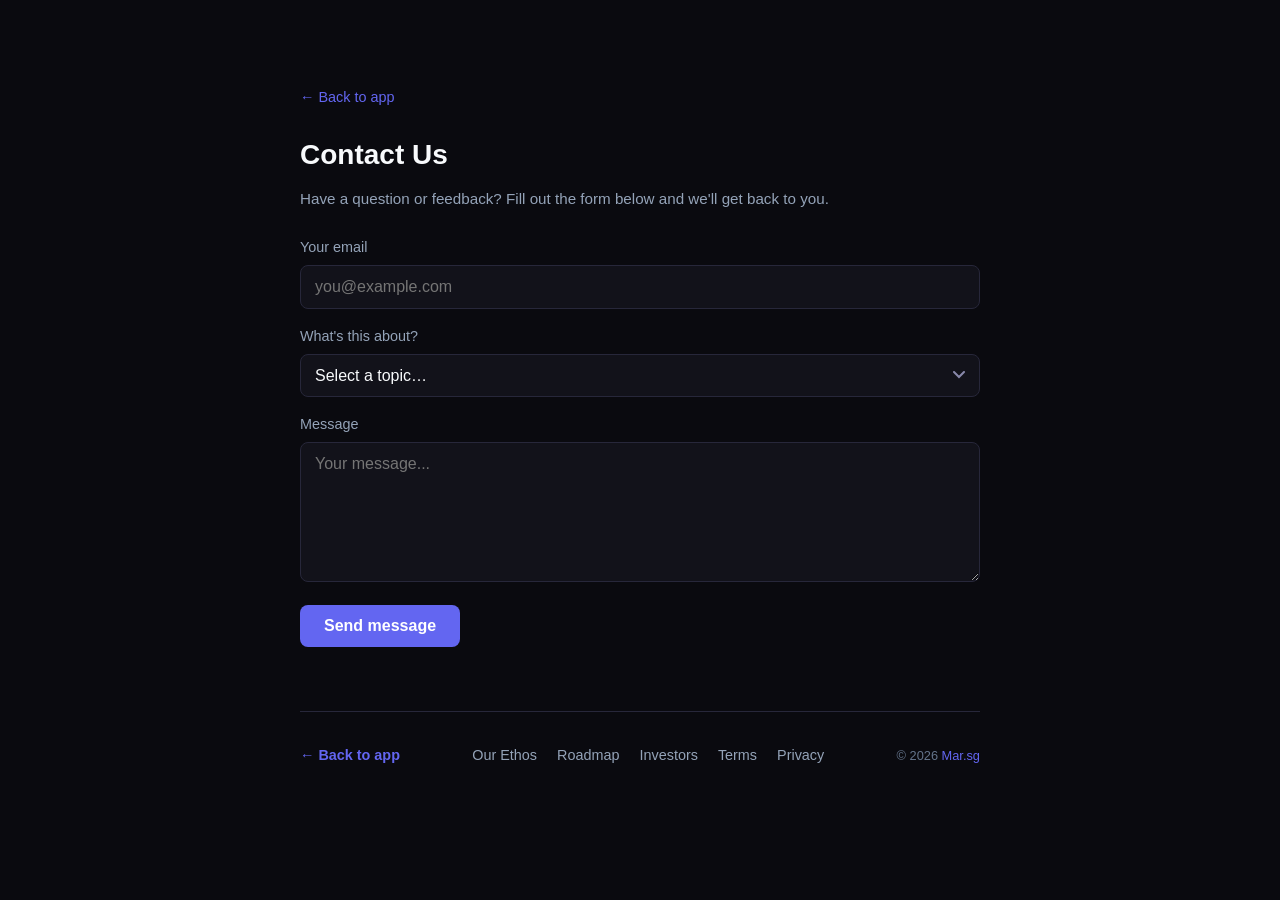
<file: contact.html>
<!DOCTYPE html>
<html lang="en">
<head>
    <meta charset="UTF-8">
    <meta name="viewport" content="width=device-width, initial-scale=1.0">
    <link rel="icon" href="favicon.ico" sizes="any">
    <link rel="icon" type="image/png" sizes="32x32" href="icons/favicon-32x32.png">
    <link rel="icon" type="image/png" sizes="16x16" href="icons/favicon-16x16.png">
    <link rel="apple-touch-icon" href="icons/apple-touch-icon.png">
    <link rel="manifest" href="site.webmanifest">
    <meta name="theme-color" content="#0a0a0f">
    <meta name="apple-mobile-web-app-title" content="ScoreKpr">
    <title>Contact — ScoreKpr</title>
    <link rel="stylesheet" href="https://fonts.googleapis.com/css2?family=Cinzel+Decorative:wght@700;900&display=swap">
    <link rel="stylesheet" href="styles.css">
    <style>
        .legal-page { max-width: 720px; margin: 0 auto; padding: 40px 20px; }
        .legal-page h1 { font-size: 1.75rem; margin-bottom: 8px; color: var(--text-primary); }
        .legal-page p { color: var(--text-secondary); font-size: 0.95rem; line-height: 1.7; margin-bottom: 16px; }
        .legal-page a { color: var(--accent-primary); text-decoration: none; }
        .legal-page a:hover { text-decoration: underline; }
        .legal-back { display: inline-flex; align-items: center; gap: 8px; color: var(--text-secondary); text-decoration: none; margin-bottom: 24px; font-size: 0.9rem; }
        .legal-back:hover { color: var(--accent-primary); }
        .page-footer {
            margin-top: 64px;
            padding: 32px 0 24px;
            border-top: 1px solid var(--border);
            display: flex;
            flex-wrap: wrap;
            align-items: center;
            justify-content: space-between;
            gap: 20px;
        }
        .page-footer-nav {
            display: flex;
            flex-wrap: wrap;
            gap: 20px;
            align-items: center;
        }
        .page-footer-nav a {
            color: var(--text-secondary);
            text-decoration: none;
            font-size: 0.9rem;
            transition: color 0.2s;
        }
        .page-footer-nav a:hover { color: var(--text-primary); }
        .page-footer-back {
            display: inline-flex;
            align-items: center;
            gap: 6px;
            color: var(--accent-primary);
            text-decoration: none;
            font-size: 0.9rem;
            font-weight: 600;
            transition: opacity 0.2s;
        }
        .page-footer-back:hover { opacity: 0.8; }
        .page-footer-copy {
            font-size: 0.8rem;
            color: var(--text-muted);
        }
        @media (max-width: 500px) {
            .page-footer { flex-direction: column; align-items: flex-start; }
        }
        .contact-form { margin-top: 24px; }
        .contact-form label { display: block; color: var(--text-secondary); font-size: 0.9rem; margin-bottom: 6px; }
        .contact-form input, .contact-form textarea, .contact-form select {
            width: 100%; padding: 12px 14px; margin-bottom: 16px; box-sizing: border-box;
            background: var(--bg-secondary); border: 1px solid var(--border); border-radius: 8px;
            color: var(--text-primary); font-size: 1rem; font-family: inherit;
        }
        .contact-form input:focus, .contact-form textarea:focus, .contact-form select:focus {
            outline: none; border-color: var(--accent-primary);
        }
        .contact-form select {
            appearance: none; -webkit-appearance: none;
            background-image: url("data:image/svg+xml,%3Csvg xmlns='http://www.w3.org/2000/svg' width='12' height='8' viewBox='0 0 12 8'%3E%3Cpath d='M1 1l5 5 5-5' stroke='%238888aa' stroke-width='2' fill='none' stroke-linecap='round'/%3E%3C/svg%3E");
            background-repeat: no-repeat; background-position: right 14px center; padding-right: 36px;
            cursor: pointer;
        }
        .contact-form select option { background: var(--bg-secondary); }
        .contact-form textarea { min-height: 140px; resize: vertical; }
        .contact-form button {
            padding: 12px 24px; background: var(--accent-primary); color: white; border: none;
            border-radius: 8px; font-size: 1rem; font-weight: 600; cursor: pointer; transition: opacity 0.2s;
        }
        .contact-form button:hover { opacity: 0.9; }
        .contact-form button:disabled { opacity: 0.6; cursor: not-allowed; }
        .form-success { display: none; color: var(--accent-success); margin-top: 16px; }
        .form-success.visible { display: block; }
    </style>
</head>
<body>
    <div class="container">
        <header>
            <div class="header-row"></div>
        </header>

        <main class="legal-page">
            <a href="index.html#dashboard" class="legal-back">← Back to app</a>

            <h1>Contact Us</h1>
            <p>Have a question or feedback? Fill out the form below and we'll get back to you.</p>

            <!-- Replace YOUR_FORM_ID with your Formspree form ID from https://formspree.io -->
            <form class="contact-form" action="https://formspree.io/f/YOUR_FORM_ID" method="POST" id="contactForm">
                <label for="email">Your email</label>
                <input type="email" name="email" id="email" placeholder="you@example.com" required>

                <label for="topic">What's this about?</label>
                <select name="subject" id="topic" required>
                    <option value="" disabled selected>Select a topic…</option>
                    <option value="General Question">General question</option>
                    <option value="Bug Report">Bug report</option>
                    <option value="Feature Request">Feature request</option>
                    <option value="Account Help">Account help</option>
                    <option value="Billing">Billing</option>
                    <option value="Investor Inquiry">Investor inquiry</option>
                    <option value="Other">Other</option>
                </select>

                <label for="message">Message</label>
                <textarea name="message" id="message" placeholder="Your message..." required></textarea>

                <button type="submit" id="submitBtn">Send message</button>
            </form>

            <p class="form-success" id="formSuccess">Thanks! Your message has been sent. We'll be in touch soon.</p>

            <!-- Page footer -->
            <footer class="page-footer">
                <a href="index.html#dashboard" class="page-footer-back">← Back to app</a>
                <nav class="page-footer-nav">
                    <a href="ethos.html">Our Ethos</a>
                    <a href="roadmap.html">Roadmap</a>
                    <a href="investors.html">Investors</a>
                    <a href="terms.html">Terms</a>
                    <a href="privacy.html">Privacy</a>
                </nav>
                <span class="page-footer-copy">© 2026 <a href="https://mar.sg" target="_blank" rel="noopener noreferrer">Mar.sg</a></span>
            </footer>
        </main>
    </div>

    <script>
        (function() {
            var params = new URLSearchParams(window.location.search);
            if (params.get('subject') === 'Investor') {
                var topic = document.getElementById('topic');
                if (topic) topic.value = 'Investor Inquiry';
            }
        })();
        function showToast(msg) {
            var el = document.createElement('div');
            el.style.cssText = 'position:fixed;bottom:20px;left:50%;transform:translateX(-50%);background:var(--bg-card);color:var(--text-primary);padding:16px 24px;border-radius:12px;border:1px solid var(--border);box-shadow:0 10px 40px rgba(0,0,0,0.5);z-index:1000;animation:slideUp 0.3s ease;font-weight:500;';
            el.textContent = msg;
            document.body.appendChild(el);
            setTimeout(function() { el.style.animation = 'slideDown 0.3s ease'; setTimeout(function() { el.remove(); }, 300); }, 2000);
        }
        document.getElementById('contactForm').addEventListener('submit', function(e) {
            const btn = document.getElementById('submitBtn');
            btn.disabled = true;
            btn.textContent = 'Sending...';
            fetch(this.action, { method: 'POST', body: new FormData(this), headers: { 'Accept': 'application/json' } })
                .then(r => r.json())
                .then(() => {
                    document.getElementById('contactForm').style.display = 'none';
                    document.getElementById('formSuccess').classList.add('visible');
                })
                .catch(() => {
                    btn.disabled = false;
                    btn.textContent = 'Send message';
                    showToast('Something went wrong. Please try again.');
                });
            e.preventDefault();
        });
    </script>
</body>
</html>
</file>
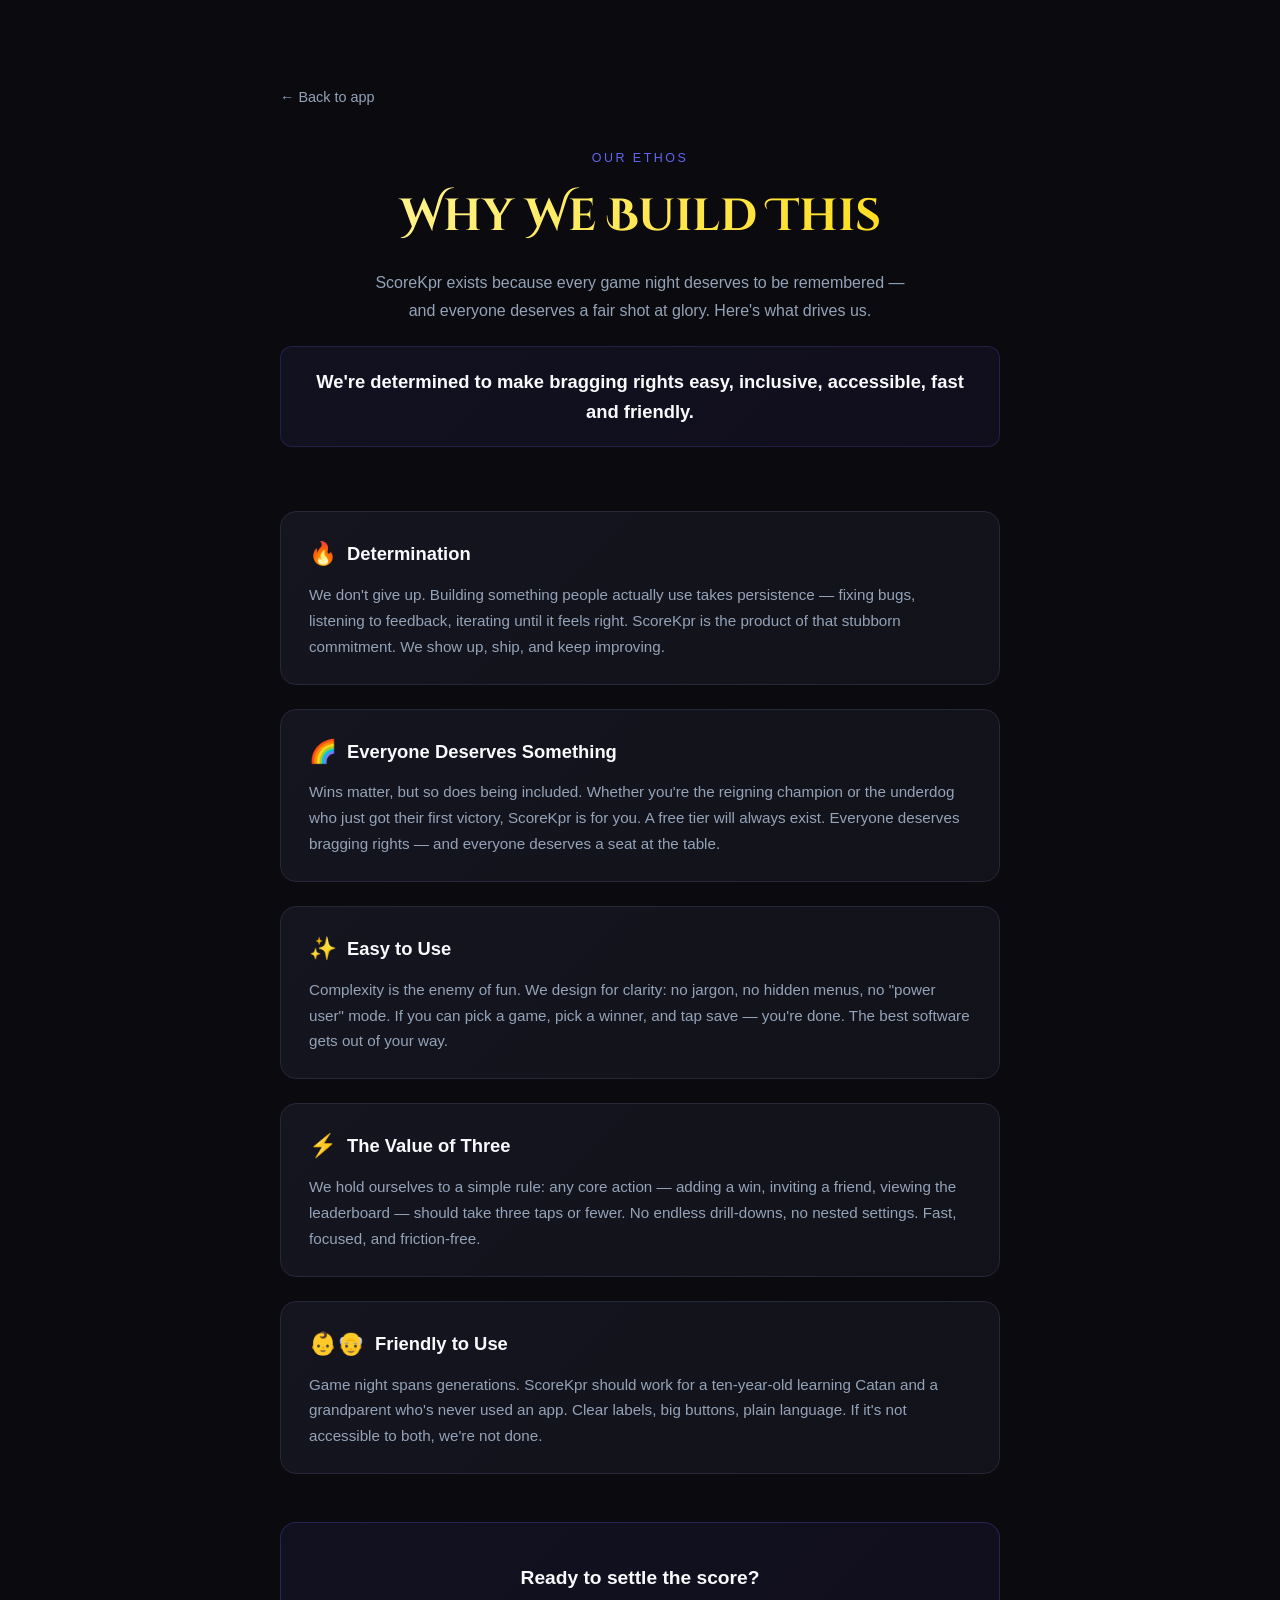
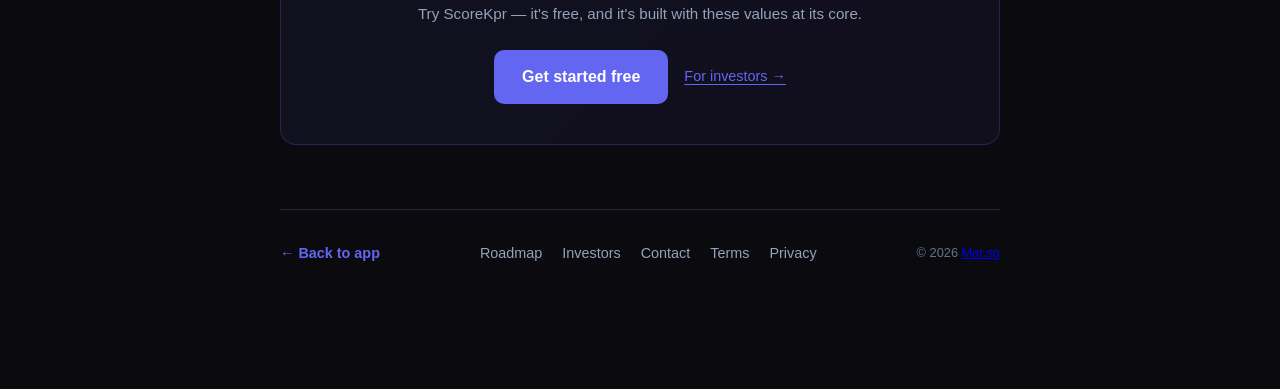
<file: ethos.html>
<!DOCTYPE html>
<html lang="en">
<head>
    <meta charset="UTF-8">
    <meta name="viewport" content="width=device-width, initial-scale=1.0">
    <link rel="icon" href="favicon.ico" sizes="any">
    <link rel="icon" type="image/png" sizes="32x32" href="icons/favicon-32x32.png">
    <link rel="icon" type="image/png" sizes="16x16" href="icons/favicon-16x16.png">
    <link rel="apple-touch-icon" href="icons/apple-touch-icon.png">
    <link rel="manifest" href="site.webmanifest">
    <meta name="theme-color" content="#0a0a0f">
    <meta name="apple-mobile-web-app-title" content="ScoreKpr">
    <title>Our Ethos — ScoreKpr</title>
    <link rel="stylesheet" href="https://fonts.googleapis.com/css2?family=Cinzel+Decorative:wght@700;900&display=swap">
    <link rel="stylesheet" href="styles.css">
    <style>
        /* ── Page shell ── */
        .ethos-page {
            max-width: 760px;
            margin: 0 auto;
            padding: 40px 20px 80px;
        }
        .legal-back {
            display: inline-flex;
            align-items: center;
            gap: 8px;
            color: var(--text-secondary);
            text-decoration: none;
            margin-bottom: 40px;
            font-size: 0.9rem;
            transition: color 0.2s;
        }
        .legal-back:hover { color: var(--accent-primary); }

        /* ── Page footer ── */
        .page-footer {
            margin-top: 64px;
            padding: 32px 0 24px;
            border-top: 1px solid var(--border);
            display: flex;
            flex-wrap: wrap;
            align-items: center;
            justify-content: space-between;
            gap: 20px;
        }
        .page-footer-nav {
            display: flex;
            flex-wrap: wrap;
            gap: 20px;
            align-items: center;
        }
        .page-footer-nav a {
            color: var(--text-secondary);
            text-decoration: none;
            font-size: 0.9rem;
            transition: color 0.2s;
        }
        .page-footer-nav a:hover { color: var(--text-primary); }
        .page-footer-back {
            display: inline-flex;
            align-items: center;
            gap: 6px;
            color: var(--accent-primary);
            text-decoration: none;
            font-size: 0.9rem;
            font-weight: 600;
            transition: opacity 0.2s;
        }
        .page-footer-back:hover { opacity: 0.8; }
        .page-footer-copy {
            font-size: 0.8rem;
            color: var(--text-muted);
        }
        @media (max-width: 500px) {
            .page-footer { flex-direction: column; align-items: flex-start; }
        }

        /* ── Hero ── */
        .ethos-hero {
            text-align: center;
            margin-bottom: 64px;
            position: relative;
        }
        .ethos-hero-eyebrow {
            font-size: 0.78rem;
            letter-spacing: 0.2em;
            text-transform: uppercase;
            color: var(--accent-primary);
            margin-bottom: 12px;
            opacity: 0;
            animation: ethosFadeUp 0.6s ease forwards 0.1s;
        }
        .ethos-hero h1 {
            font-family: 'Cinzel Decorative', serif;
            font-size: clamp(1.8rem, 5vw, 2.8rem);
            background: linear-gradient(135deg, var(--accent-gold-light), var(--accent-gold), var(--accent-primary), var(--accent-secondary));
            background-size: 300% 300%;
            -webkit-background-clip: text;
            -webkit-text-fill-color: transparent;
            background-clip: text;
            animation: ethosGradientShift 5s ease infinite, ethosFadeUp 0.6s ease forwards 0.2s;
            opacity: 0;
            margin: 0 0 16px;
        }
        .ethos-hero-sub {
            color: var(--text-secondary);
            font-size: 1rem;
            max-width: 540px;
            margin: 0 auto;
            line-height: 1.8;
            opacity: 0;
            animation: ethosFadeUp 0.6s ease forwards 0.35s;
        }
        .ethos-mission {
            font-size: 1.15rem;
            font-weight: 600;
            color: var(--text-primary);
            margin-top: 20px;
            padding: 20px 24px;
            border-radius: 12px;
            background: linear-gradient(135deg, rgba(99,102,241,0.08), rgba(139,92,246,0.06));
            border: 1px solid rgba(99,102,241,0.2);
            line-height: 1.6;
            opacity: 0;
            animation: ethosFadeUp 0.6s ease forwards 0.45s;
        }

        /* ── Decorative stars ── */
        .ethos-stars {
            position: absolute;
            inset: 0;
            pointer-events: none;
            overflow: hidden;
        }
        .ethos-star {
            position: absolute;
            width: 3px; height: 3px;
            background: var(--accent-gold);
            border-radius: 50%;
            animation: ethosTwinkle var(--d, 3s) ease-in-out infinite var(--delay, 0s);
            opacity: 0;
        }

        /* ── Value cards ── */
        .ethos-section {
            margin-bottom: 24px;
            opacity: 0;
            transform: translateY(24px);
            animation: ethosFadeUp 0.55s ease forwards;
        }
        .ethos-section:nth-child(1) { animation-delay: 0.5s; }
        .ethos-section:nth-child(2) { animation-delay: 0.6s; }
        .ethos-section:nth-child(3) { animation-delay: 0.7s; }
        .ethos-section:nth-child(4) { animation-delay: 0.8s; }
        .ethos-section:nth-child(5) { animation-delay: 0.9s; }
        .ethos-section:nth-child(6) { animation-delay: 1s; }

        .ethos-section-card {
            border-radius: 16px;
            padding: 24px 28px;
            border: 1px solid var(--border);
            background: linear-gradient(135deg, var(--bg-card), var(--bg-secondary));
            transition: transform 0.25s ease, box-shadow 0.25s ease;
        }
        .ethos-section-card:hover {
            transform: translateY(-3px);
            box-shadow: 0 12px 40px rgba(99,102,241,0.15);
        }
        .ethos-section h3 {
            font-size: 1.15rem;
            color: var(--text-primary);
            margin: 0 0 10px;
            display: flex;
            align-items: center;
            gap: 10px;
        }
        .ethos-section h3 .ethos-section-icon {
            font-size: 1.4rem;
        }
        .ethos-section p {
            color: var(--text-secondary);
            font-size: 0.95rem;
            line-height: 1.7;
            margin: 0;
        }

        /* ── CTA block ── */
        .ethos-cta {
            margin-top: 48px;
            text-align: center;
            padding: 40px 24px;
            border-radius: 16px;
            background: linear-gradient(135deg, rgba(99,102,241,0.08), rgba(139,92,246,0.06));
            border: 1px solid rgba(99,102,241,0.25);
            opacity: 0;
            animation: ethosFadeUp 0.55s ease forwards 1.1s;
        }
        .ethos-cta h3 {
            font-size: 1.2rem;
            color: var(--text-primary);
            margin: 0 0 8px;
        }
        .ethos-cta p {
            color: var(--text-secondary);
            font-size: 0.95rem;
            margin: 0 0 24px;
            line-height: 1.6;
        }
        .ethos-cta-buttons {
            display: flex;
            flex-wrap: wrap;
            gap: 16px;
            justify-content: center;
            align-items: center;
        }
        .ethos-cta-primary {
            display: inline-flex;
            align-items: center;
            justify-content: center;
            gap: 10px;
            padding: 14px 28px;
            background: var(--accent-primary);
            color: white;
            border: none;
            border-radius: 10px;
            font-size: 1rem;
            font-weight: 700;
            cursor: pointer;
            text-decoration: none;
            transition: opacity 0.2s, transform 0.2s;
        }
        .ethos-cta-primary:hover {
            opacity: 0.95;
            transform: translateY(-2px);
        }
        .ethos-cta-secondary {
            color: var(--text-secondary);
            font-size: 0.9rem;
            text-decoration: none;
            transition: color 0.2s;
        }
        .ethos-cta-secondary:hover { color: var(--accent-primary); }

        /* ── Animations ── */
        @keyframes ethosFadeUp {
            from { opacity: 0; transform: translateY(20px); }
            to   { opacity: 1; transform: translateY(0); }
        }
        @keyframes ethosGradientShift {
            0%   { background-position: 0% 50%; }
            50%  { background-position: 100% 50%; }
            100% { background-position: 0% 50%; }
        }
        @keyframes ethosTwinkle {
            0%, 100% { opacity: 0; transform: scale(0.8); }
            50%       { opacity: 1; transform: scale(1.2); }
        }

        @media (max-width: 500px) {
            .ethos-section-card { padding: 18px 16px; }
            .ethos-cta-buttons { flex-direction: column; }
            .ethos-cta-primary { width: 100%; max-width: 280px; }
        }
    </style>
</head>
<body>
    <div class="container">
        <header>
            <div class="header-row"></div>
        </header>

        <main class="ethos-page">
            <a href="index.html#dashboard" class="legal-back">← Back to app</a>

            <!-- Hero -->
            <div class="ethos-hero">
                <div class="ethos-stars" aria-hidden="true">
                    <span class="ethos-star" style="top:10%;left:8%;--d:2.8s;--delay:0.1s"></span>
                    <span class="ethos-star" style="top:20%;left:92%;--d:3.5s;--delay:0.7s"></span>
                    <span class="ethos-star" style="top:60%;left:5%;--d:2.2s;--delay:1.1s"></span>
                    <span class="ethos-star" style="top:75%;left:88%;--d:4s;--delay:0.4s"></span>
                    <span class="ethos-star" style="top:40%;left:95%;--d:3.1s;--delay:1.5s"></span>
                    <span class="ethos-star" style="top:5%;left:55%;--d:3.8s;--delay:0.2s;background:var(--accent-primary)"></span>
                    <span class="ethos-star" style="top:90%;left:65%;--d:2.4s;--delay:1.3s;background:var(--accent-secondary)"></span>
                </div>
                <p class="ethos-hero-eyebrow">Our Ethos</p>
                <h1>Why We Build This</h1>
                <p class="ethos-hero-sub">ScoreKpr exists because every game night deserves to be remembered — and everyone deserves a fair shot at glory. Here's what drives us.</p>
                <p class="ethos-mission">We're determined to make bragging rights easy, inclusive, accessible, fast and friendly.
            </div>

            <!-- Values -->
            <section class="ethos-section">
                <div class="ethos-section-card">
                    <h3><span class="ethos-section-icon">🔥</span> Determination</h3>
                    <p>We don't give up. Building something people actually use takes persistence — fixing bugs, listening to feedback, iterating until it feels right. ScoreKpr is the product of that stubborn commitment. We show up, ship, and keep improving.</p>
                </div>
            </section>

            <section class="ethos-section">
                <div class="ethos-section-card">
                    <h3><span class="ethos-section-icon">🌈</span> Everyone Deserves Something</h3>
                    <p>Wins matter, but so does being included. Whether you're the reigning champion or the underdog who just got their first victory, ScoreKpr is for you. A free tier will always exist. Everyone deserves bragging rights — and everyone deserves a seat at the table.</p>
                </div>
            </section>

            <section class="ethos-section">
                <div class="ethos-section-card">
                    <h3><span class="ethos-section-icon">✨</span> Easy to Use</h3>
                    <p>Complexity is the enemy of fun. We design for clarity: no jargon, no hidden menus, no "power user" mode. If you can pick a game, pick a winner, and tap save — you're done. The best software gets out of your way.</p>
                </div>
            </section>

            <section class="ethos-section">
                <div class="ethos-section-card">
                    <h3><span class="ethos-section-icon">⚡</span> The Value of Three</h3>
                    <p>We hold ourselves to a simple rule: any core action — adding a win, inviting a friend, viewing the leaderboard — should take three taps or fewer. No endless drill-downs, no nested settings. Fast, focused, and friction-free.</p>
                </div>
            </section>

            <section class="ethos-section">
                <div class="ethos-section-card">
                    <h3><span class="ethos-section-icon">👶👴</span> Friendly to Use</h3>
                    <p>Game night spans generations. ScoreKpr should work for a ten-year-old learning Catan and a grandparent who's never used an app. Clear labels, big buttons, plain language. If it's not accessible to both, we're not done.</p>
                </div>
            </section>

            <!-- CTA block -->
            <div class="ethos-cta">
                <h3>Ready to settle the score?</h3>
                <p>Try ScoreKpr — it's free, and it's built with these values at its core.</p>
                <div class="ethos-cta-buttons">
                    <a href="index.html#dashboard" class="ethos-cta-primary">Get started free</a>
                    <a href="investors.html" class="ethos-cta-secondary" style="color: var(--accent-primary); text-decoration: underline; text-underline-offset: 3px;">For investors →</a>
                </div>
            </div>

            <!-- Page footer -->
            <footer class="page-footer">
                <a href="index.html#dashboard" class="page-footer-back">← Back to app</a>
                <nav class="page-footer-nav">
                    <a href="roadmap.html">Roadmap</a>
                    <a href="investors.html">Investors</a>
                    <a href="contact.html">Contact</a>
                    <a href="terms.html">Terms</a>
                    <a href="privacy.html">Privacy</a>
                </nav>
                <span class="page-footer-copy">© 2026 <a href="https://mar.sg" target="_blank" rel="noopener noreferrer">Mar.sg</a></span>
            </footer>
        </main>
    </div>
</body>
</html>
</file>
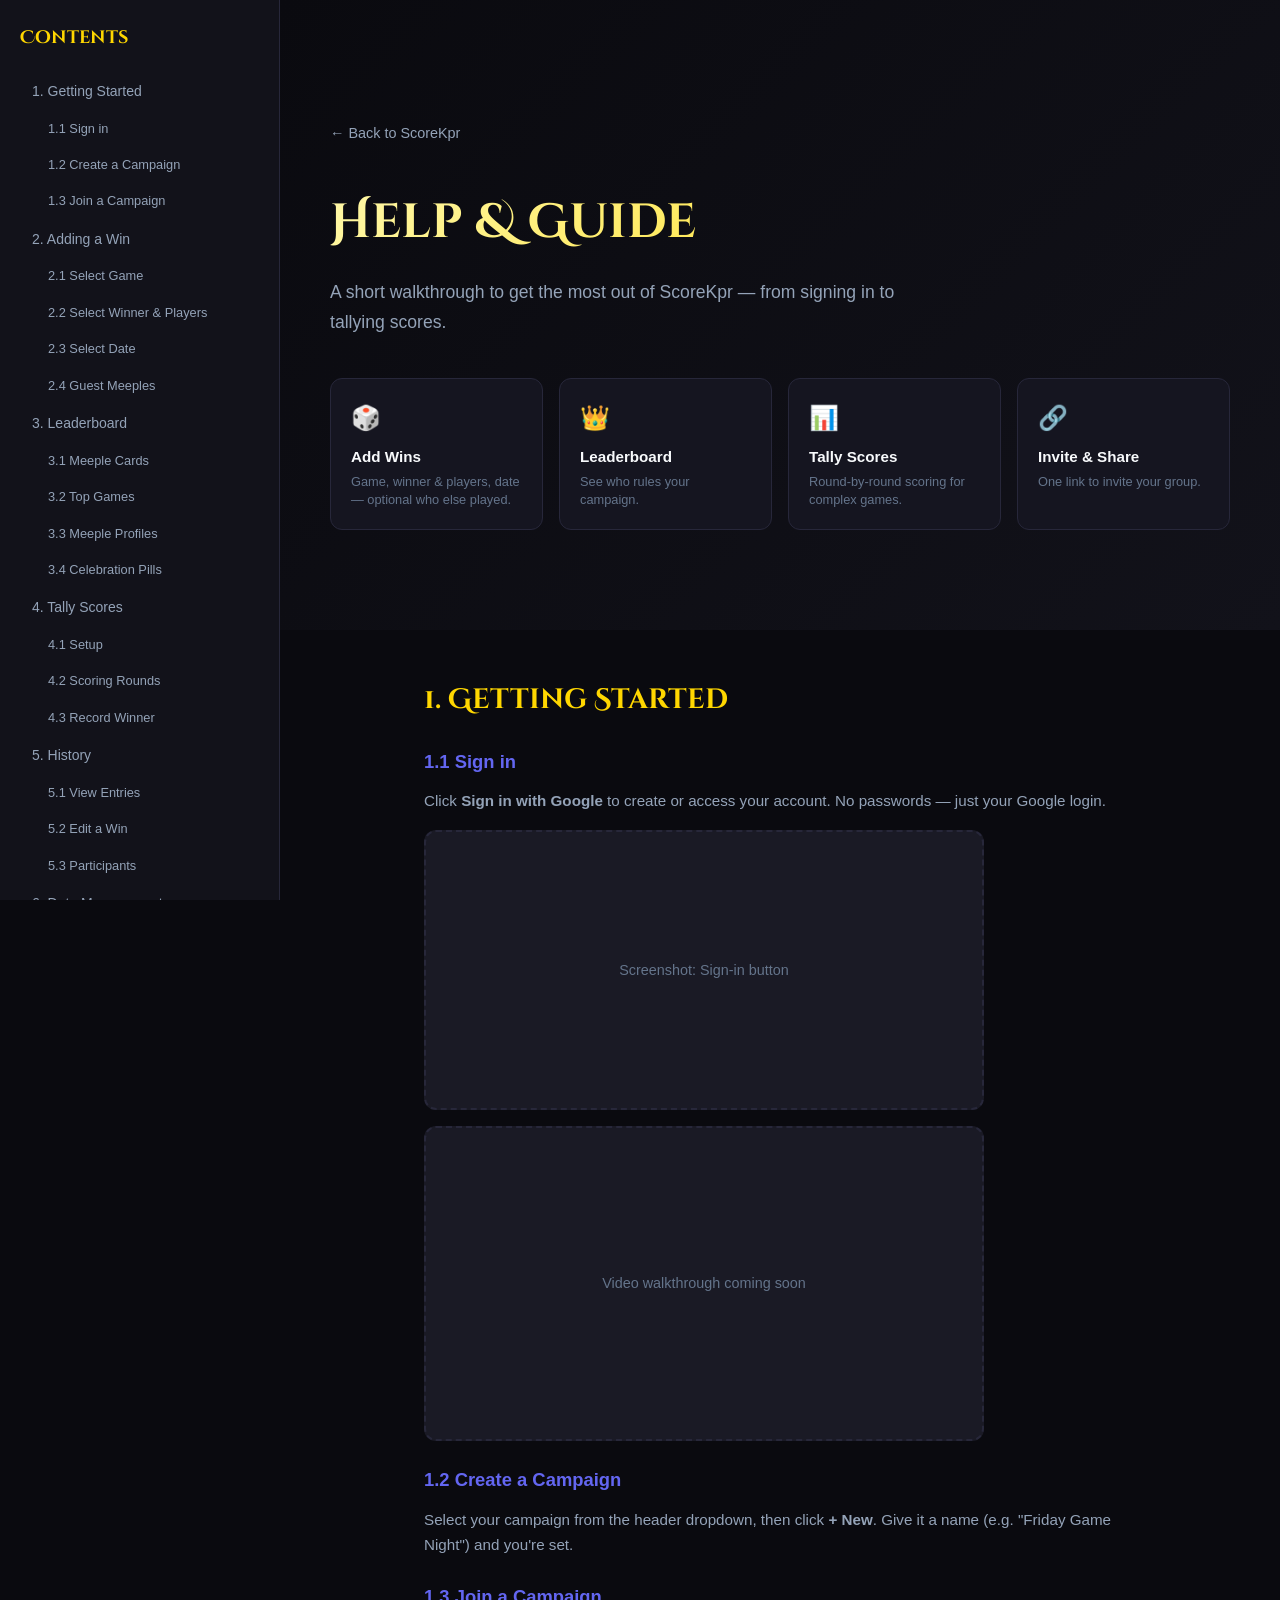
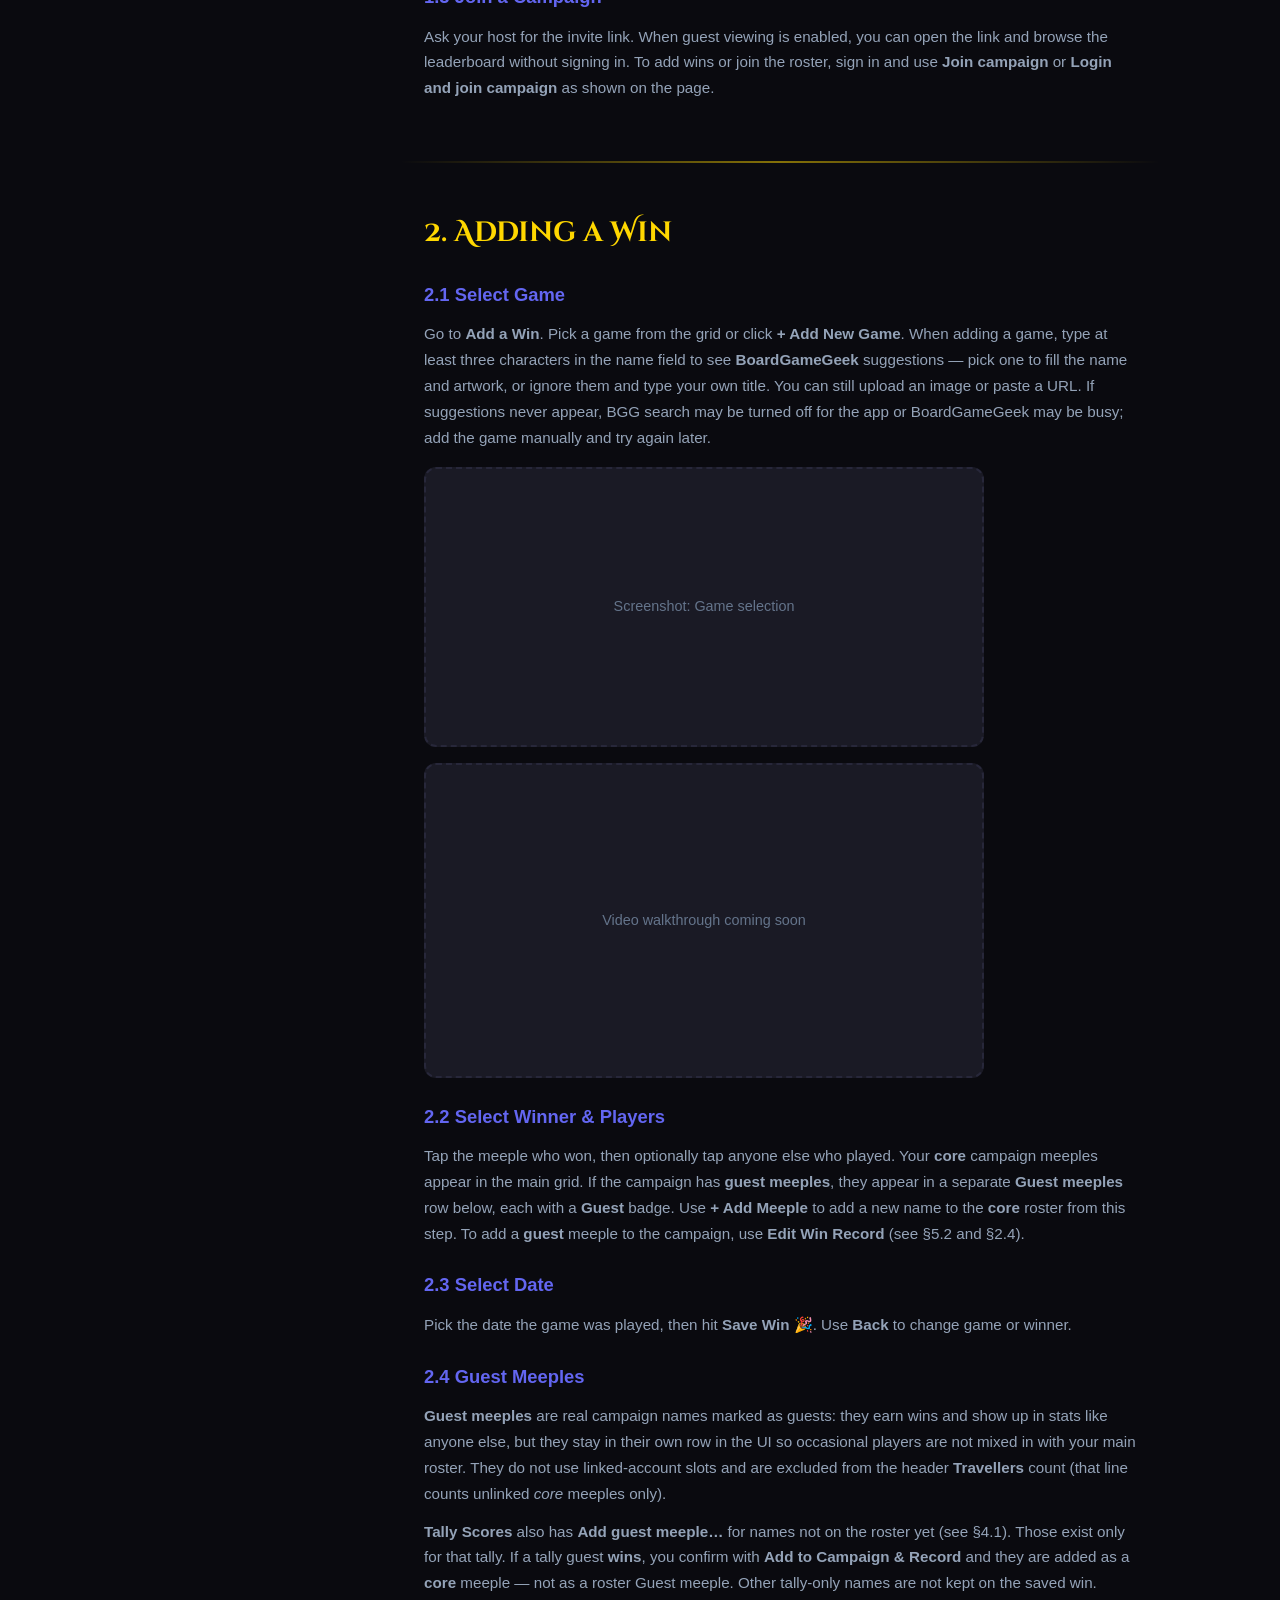
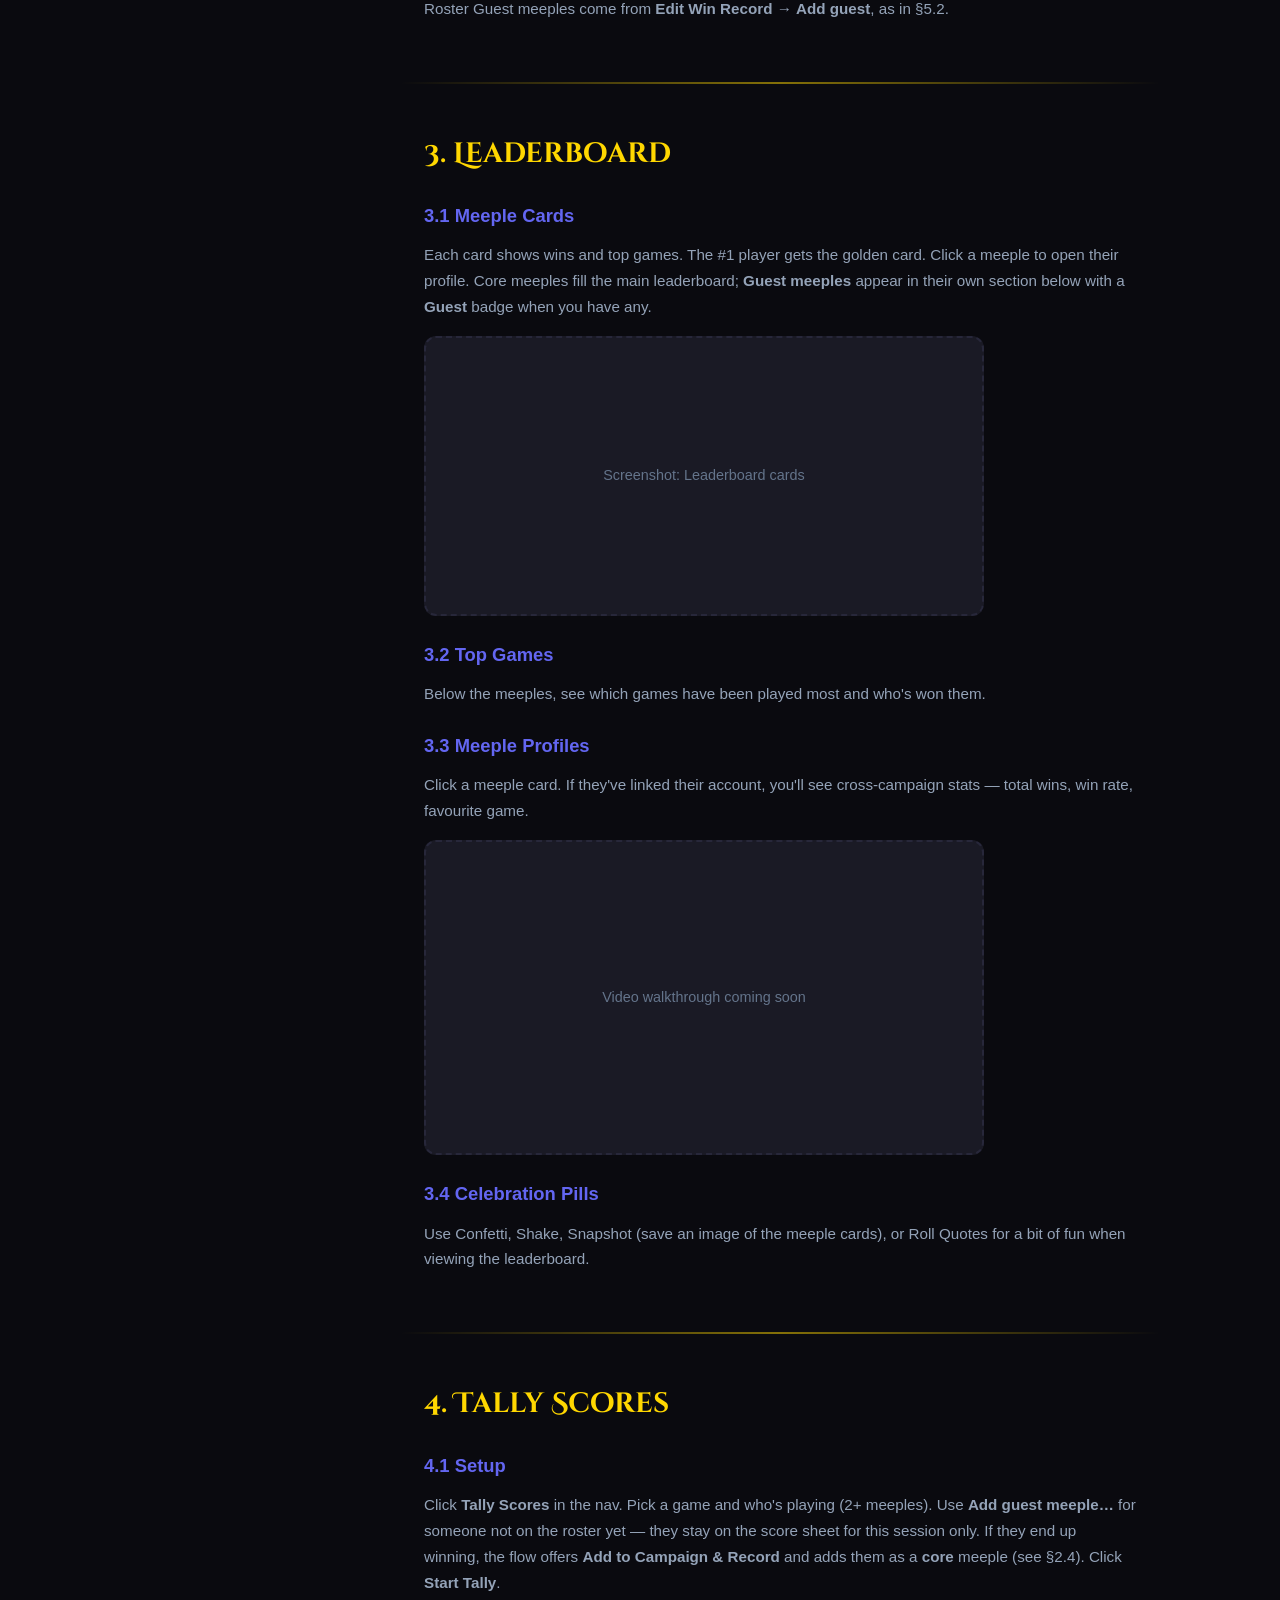
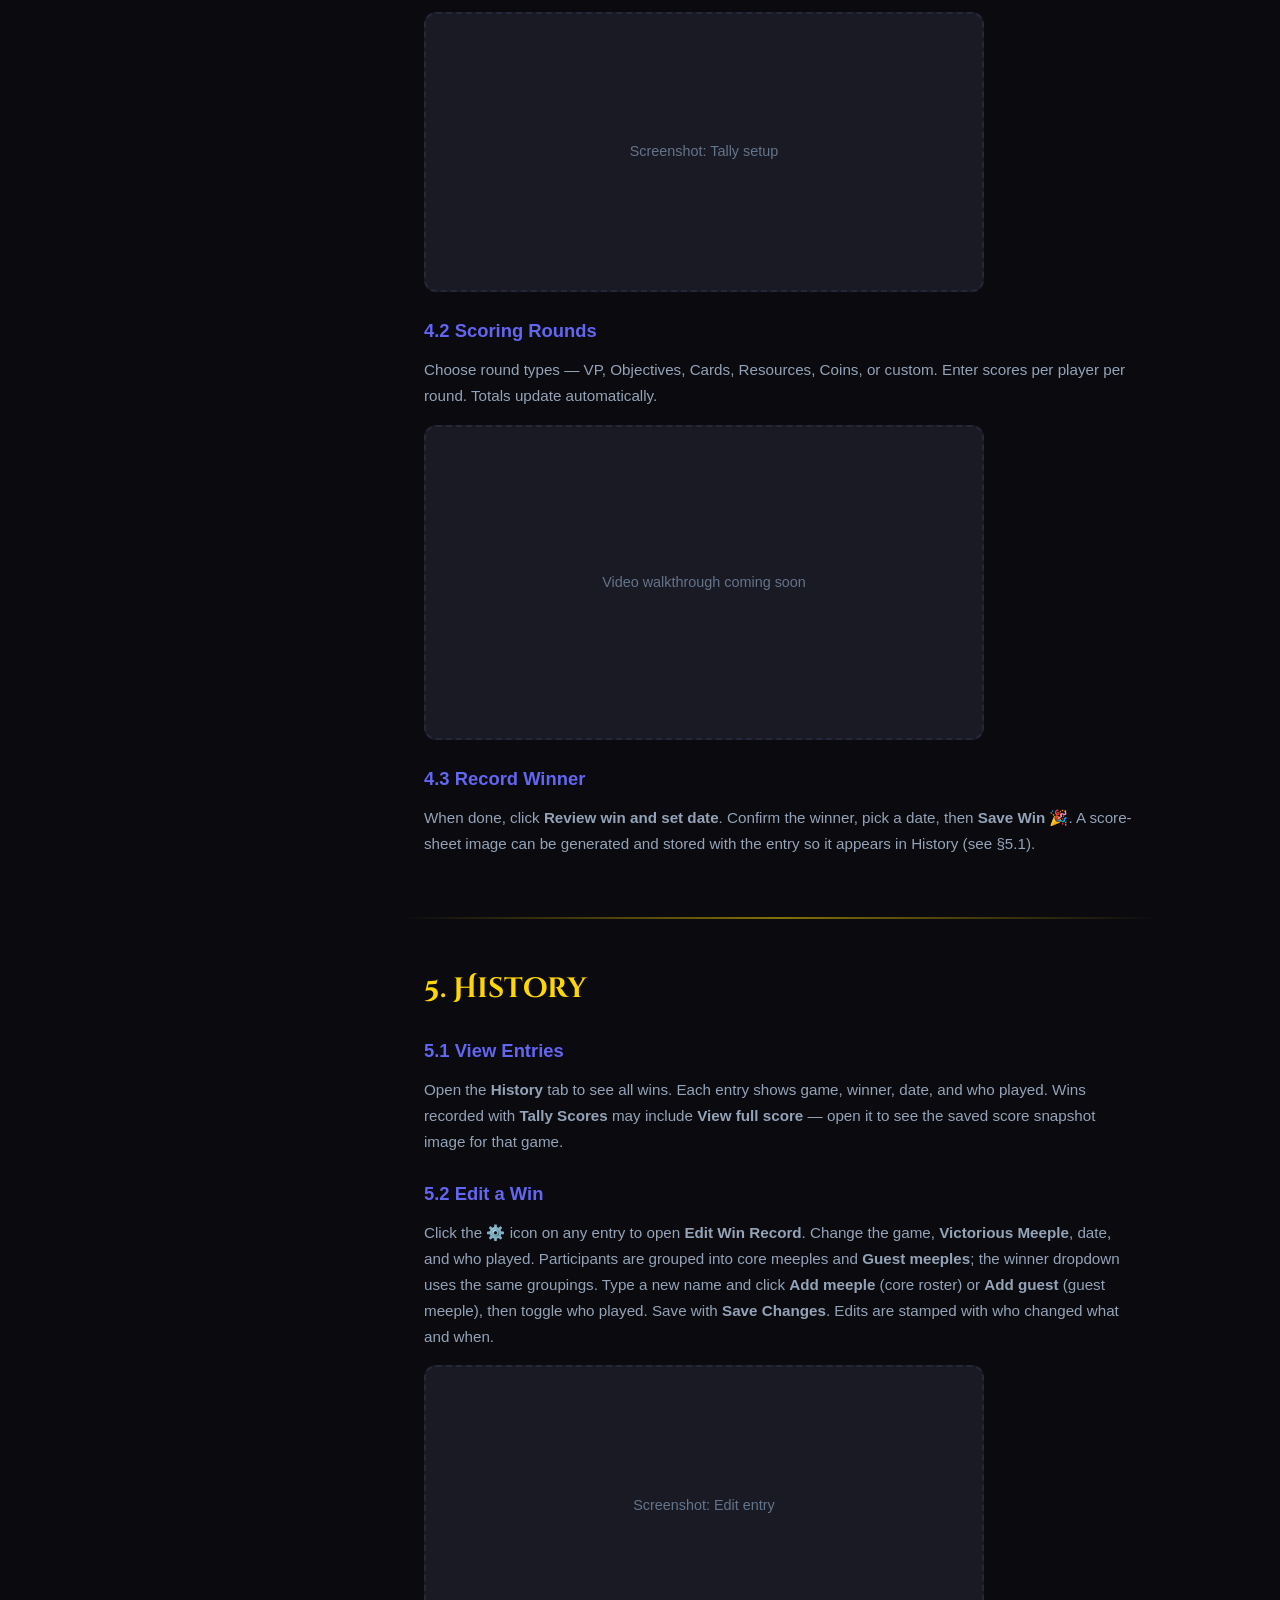
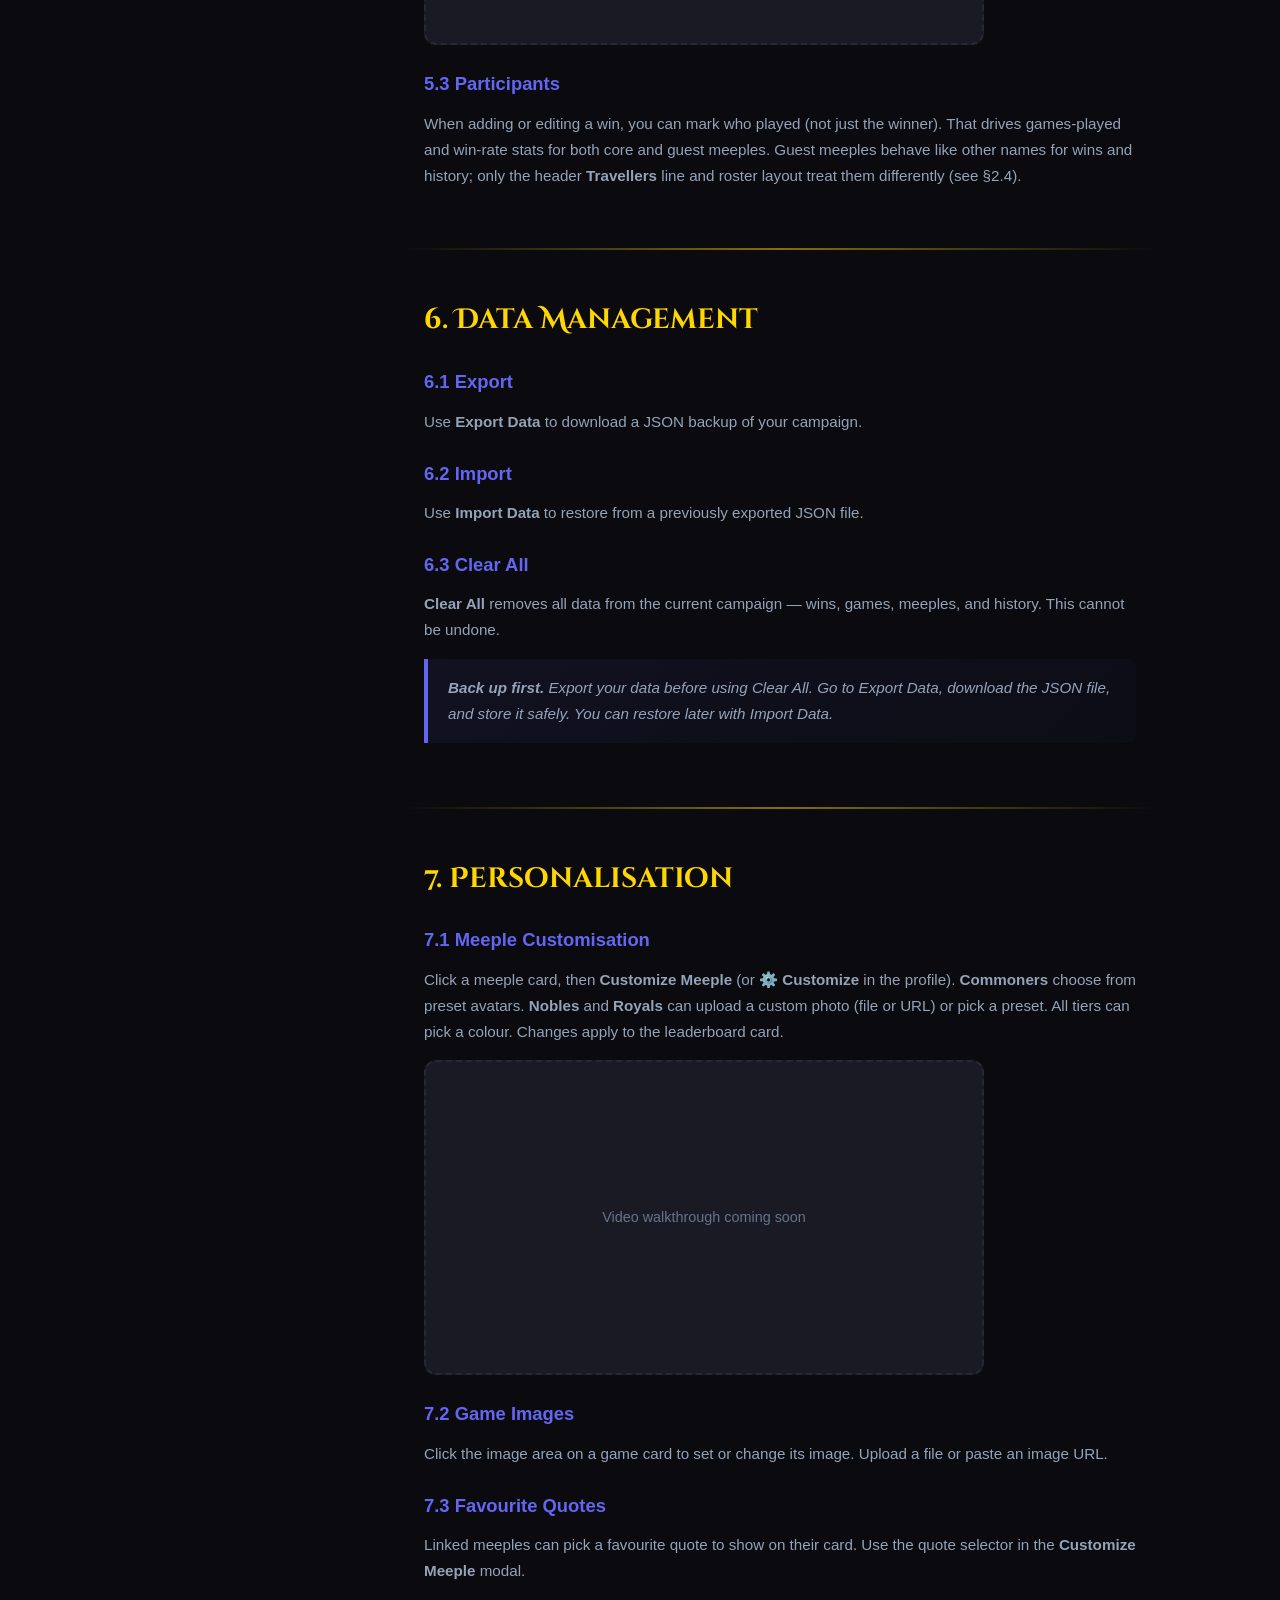
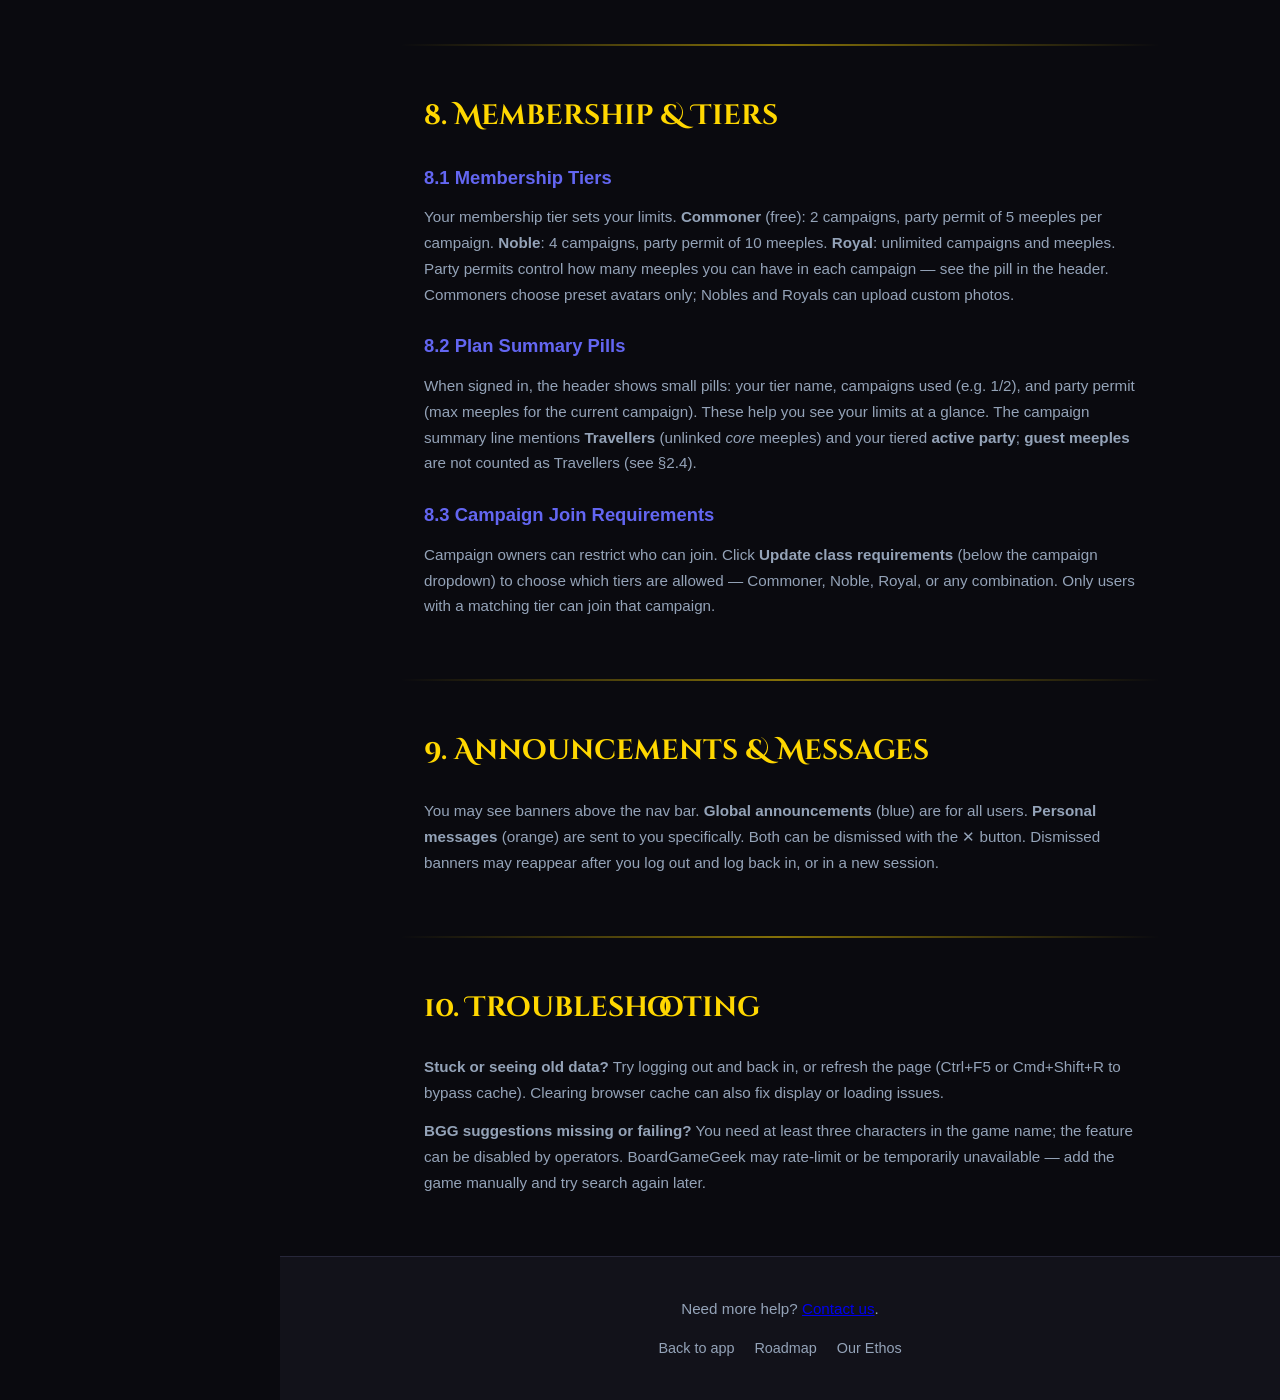
<file: help.html>
<!DOCTYPE html>
<html lang="en">
<head>
    <meta charset="UTF-8">
    <meta name="viewport" content="width=device-width, initial-scale=1.0">
    <link rel="icon" href="favicon.ico" sizes="any">
    <link rel="icon" type="image/png" sizes="32x32" href="icons/favicon-32x32.png">
    <link rel="icon" type="image/png" sizes="16x16" href="icons/favicon-16x16.png">
    <link rel="apple-touch-icon" href="icons/apple-touch-icon.png">
    <link rel="manifest" href="site.webmanifest">
    <meta name="theme-color" content="#0a0a0f">
    <meta name="apple-mobile-web-app-title" content="ScoreKpr">
    <title>Help — ScoreKpr</title>
    <link rel="stylesheet" href="https://fonts.googleapis.com/css2?family=Cinzel+Decorative:wght@700;900&display=swap">
    <link rel="stylesheet" href="styles.css">
    <style>
        /* ── Help page shell ── */
        .help-body { background: var(--bg-primary); color: var(--text-primary); min-height: 100vh; }
        .help-body .container { max-width: none; padding: 0; }
        .legal-back {
            display: inline-flex; align-items: center; gap: 8px;
            color: var(--text-secondary); text-decoration: none; margin-bottom: 40px; font-size: 0.9rem;
            transition: color 0.2s; position: relative; z-index: 10;
        }
        .legal-back:hover { color: var(--accent-primary); }

        /* ── Fixed TOC ── */
        #help-toc-overlay {
            position: fixed; inset: 0; background: rgba(0,0,0,0.5); z-index: 40;
            display: none; cursor: pointer;
        }
        #help-toc-overlay.open { display: block; }
        #help-toc {
            position: fixed; left: 0; top: 0; width: 280px; height: 100vh;
            background: var(--bg-secondary); border-right: 1px solid var(--border);
            z-index: 50; overflow-y: auto; overflow-x: hidden;
            transform: translateX(-100%); transition: transform 0.3s ease;
        }
        @media (min-width: 1024px) {
            #help-toc { transform: translateX(0); }
        }
        #help-toc.open { transform: translateX(0); }
        .help-toc-inner { padding: 24px 20px; }
        .help-toc-title {
            font-family: 'Cinzel Decorative', serif; font-size: 1.1rem; font-weight: 600;
            color: var(--accent-gold); margin-bottom: 20px;
        }
        .help-toc-list { list-style: none; padding: 0; margin: 0; }
        .help-toc-list li { margin: 0; }
        .help-toc-link {
            display: block; padding: 8px 12px; font-size: 0.875rem;
            color: var(--text-secondary); text-decoration: none;
            transition: background 0.2s, color 0.2s; border-radius: 6px;
        }
        .help-toc-link:hover { background: var(--bg-tertiary); color: var(--text-primary); }
        .help-toc-link.active { background: rgba(99,102,241,0.2); color: var(--accent-primary); }
        .help-toc-link.pl-4 { padding-left: 28px; font-size: 0.8rem; }

        /* ── Mobile TOC toggle ── */
        #help-toc-toggle {
            position: fixed; top: 20px; left: 20px; z-index: 55;
            background: var(--bg-secondary); border: 1px solid var(--border);
            padding: 10px 14px; border-radius: 8px; cursor: pointer;
            color: var(--text-primary); font-size: 1rem;
        }
        @media (min-width: 1024px) { #help-toc-toggle { display: none; } }

        /* ── Main content area ── */
        .help-main { margin-left: 0; min-height: 100vh; }
        @media (min-width: 1024px) { .help-main { margin-left: 280px; } }

        /* ── Hero ── */
        .help-hero {
            min-height: 70vh; display: flex; align-items: center;
            padding: 80px 24px 60px; position: relative;
            background: linear-gradient(135deg, var(--bg-primary) 0%, var(--bg-secondary) 100%);
        }
        .help-hero-content { max-width: 900px; margin: 0 auto; width: 100%; }
        .help-hero h1 {
            font-family: 'Cinzel Decorative', serif; font-size: clamp(2rem, 5vw, 3rem);
            font-weight: 700; color: var(--text-primary); margin-bottom: 16px;
            background: linear-gradient(135deg, var(--accent-gold-light), var(--accent-gold), var(--accent-primary));
            background-size: 200% auto; -webkit-background-clip: text;
            -webkit-text-fill-color: transparent; background-clip: text;
        }
        .help-hero-sub {
            font-size: 1.1rem; color: var(--text-secondary); max-width: 600px;
            margin-bottom: 40px; line-height: 1.7;
        }
        .help-hero-cards {
            display: grid; grid-template-columns: repeat(auto-fit, minmax(200px, 1fr));
            gap: 16px; margin-top: 32px;
        }
        .help-hero-card {
            background: var(--bg-card); border: 1px solid var(--border);
            padding: 20px; border-radius: 12px;
        }
        .help-hero-card-icon { font-size: 1.5rem; margin-bottom: 8px; color: var(--accent-primary); }
        .help-hero-card h3 { font-size: 0.95rem; color: var(--text-primary); margin: 0 0 4px; }
        .help-hero-card p { font-size: 0.8rem; color: var(--text-muted); margin: 0; line-height: 1.4; }

        /* ── Article sections ── */
        .help-article { background: var(--bg-primary); }
        .help-section {
            padding: 48px 24px; max-width: 760px; margin: 0 auto;
        }
        .help-section h2 {
            font-family: 'Cinzel Decorative', serif; font-size: 1.75rem;
            color: var(--accent-gold); margin-bottom: 24px;
        }
        .help-section h3 {
            font-size: 1.15rem; color: var(--accent-primary); margin: 24px 0 12px;
        }
        .help-section p {
            color: var(--text-secondary); font-size: 0.95rem; line-height: 1.7; margin: 0 0 12px;
        }
        .help-section-divider {
            height: 2px; margin: 0 5% 0; max-width: 760px; margin-left: auto; margin-right: auto;
            background: linear-gradient(90deg, transparent, var(--accent-gold), transparent);
            opacity: 0.5;
        }
        .help-quote {
            border-left: 4px solid var(--accent-primary);
            background: linear-gradient(135deg, rgba(99,102,241,0.08), rgba(99,102,241,0.03));
            padding: 16px 20px; margin: 16px 0; border-radius: 0 8px 8px 0;
        }
        .help-quote p { margin: 0; font-style: italic; color: var(--text-secondary); }
        .help-box {
            background: var(--bg-secondary); border: 1px solid var(--border);
            padding: 20px; border-radius: 12px; margin: 16px 0;
        }

        /* ── Image placeholder ── */
        .help-img-placeholder {
            display: block; width: 100%; max-width: 560px; height: 280px;
            background: var(--bg-tertiary); border: 2px dashed var(--border);
            border-radius: 12px; margin: 16px 0;
            display: flex; align-items: center; justify-content: center;
            color: var(--text-muted); font-size: 0.9rem;
        }

        /* ── Video placeholder ── */
        .help-video-placeholder {
            display: flex; align-items: center; justify-content: center;
            width: 100%; max-width: 560px; height: 315px;
            background: var(--bg-tertiary); border: 2px dashed var(--border);
            border-radius: 12px; margin: 16px 0;
            color: var(--text-muted); font-size: 0.9rem;
        }

        /* ── Footer ── */
        .help-page-footer {
            background: var(--bg-secondary); padding: 40px 24px;
            border-top: 1px solid var(--border); text-align: center;
        }
        .help-page-footer p { color: var(--text-secondary); font-size: 0.95rem; margin: 0 0 16px; }
        .help-page-footer .page-footer-nav {
            display: flex; flex-wrap: wrap; gap: 20px; justify-content: center; align-items: center;
        }
        .help-page-footer .page-footer-nav a {
            color: var(--text-secondary); text-decoration: none; font-size: 0.9rem;
        }
        .help-page-footer .page-footer-nav a:hover { color: var(--accent-primary); }
    </style>
</head>
<body class="help-body">
    <div class="container">
        <div id="help-toc-overlay" onclick="helpToggleTOC()"></div>
        <nav id="help-toc">
            <div class="help-toc-inner">
                <h3 class="help-toc-title">Contents</h3>
                <ul class="help-toc-list">
                    <li><a href="#getting-started" class="help-toc-link">1. Getting Started</a></li>
                    <li><a href="#sign-in" class="help-toc-link pl-4">1.1 Sign in</a></li>
                    <li><a href="#create-campaign" class="help-toc-link pl-4">1.2 Create a Campaign</a></li>
                    <li><a href="#join-campaign" class="help-toc-link pl-4">1.3 Join a Campaign</a></li>
                    <li><a href="#adding-a-win" class="help-toc-link">2. Adding a Win</a></li>
                    <li><a href="#select-game" class="help-toc-link pl-4">2.1 Select Game</a></li>
                    <li><a href="#select-winner" class="help-toc-link pl-4">2.2 Select Winner &amp; Players</a></li>
                    <li><a href="#select-date" class="help-toc-link pl-4">2.3 Select Date</a></li>
                    <li><a href="#guest-meeples" class="help-toc-link pl-4">2.4 Guest Meeples</a></li>
                    <li><a href="#leaderboard" class="help-toc-link">3. Leaderboard</a></li>
                    <li><a href="#meeple-cards" class="help-toc-link pl-4">3.1 Meeple Cards</a></li>
                    <li><a href="#top-games" class="help-toc-link pl-4">3.2 Top Games</a></li>
                    <li><a href="#meeple-profiles" class="help-toc-link pl-4">3.3 Meeple Profiles</a></li>
                    <li><a href="#celebration-pills" class="help-toc-link pl-4">3.4 Celebration Pills</a></li>
                    <li><a href="#tally-scores" class="help-toc-link">4. Tally Scores</a></li>
                    <li><a href="#tally-setup" class="help-toc-link pl-4">4.1 Setup</a></li>
                    <li><a href="#tally-rounds" class="help-toc-link pl-4">4.2 Scoring Rounds</a></li>
                    <li><a href="#tally-record" class="help-toc-link pl-4">4.3 Record Winner</a></li>
                    <li><a href="#history" class="help-toc-link">5. History</a></li>
                    <li><a href="#view-entries" class="help-toc-link pl-4">5.1 View Entries</a></li>
                    <li><a href="#edit-win" class="help-toc-link pl-4">5.2 Edit a Win</a></li>
                    <li><a href="#participants" class="help-toc-link pl-4">5.3 Participants</a></li>
                    <li><a href="#data-management" class="help-toc-link">6. Data Management</a></li>
                    <li><a href="#export" class="help-toc-link pl-4">6.1 Export</a></li>
                    <li><a href="#import" class="help-toc-link pl-4">6.2 Import</a></li>
                    <li><a href="#clear-all" class="help-toc-link pl-4">6.3 Clear All</a></li>
                    <li><a href="#personalisation" class="help-toc-link">7. Personalisation</a></li>
                    <li><a href="#meeple-custom" class="help-toc-link pl-4">7.1 Meeple Customisation</a></li>
                    <li><a href="#game-images" class="help-toc-link pl-4">7.2 Game Images</a></li>
                    <li><a href="#favourite-quotes" class="help-toc-link pl-4">7.3 Favourite Quotes</a></li>
                    <li><a href="#membership-tiers" class="help-toc-link">8. Membership &amp; Tiers</a></li>
                    <li><a href="#membership-tiers-explained" class="help-toc-link pl-4">8.1 Membership Tiers</a></li>
                    <li><a href="#plan-summary" class="help-toc-link pl-4">8.2 Plan Summary Pills</a></li>
                    <li><a href="#campaign-join-requirements" class="help-toc-link pl-4">8.3 Campaign Join Requirements</a></li>
                    <li><a href="#announcements-messages" class="help-toc-link">9. Announcements &amp; Messages</a></li>
                    <li><a href="#troubleshooting" class="help-toc-link">10. Troubleshooting</a></li>
                </ul>
            </div>
        </nav>

        <button id="help-toc-toggle" type="button" onclick="helpToggleTOC()" aria-label="Open menu">☰ Contents</button>

        <main class="help-main">
            <div class="help-hero">
                <div class="help-hero-content">
                    <a href="index.html" class="legal-back">← Back to ScoreKpr</a>
                    <h1>Help &amp; Guide</h1>
                    <p class="help-hero-sub">A short walkthrough to get the most out of ScoreKpr — from signing in to tallying scores.</p>
                    <div class="help-hero-cards">
                        <div class="help-hero-card">
                            <div class="help-hero-card-icon">🎲</div>
                            <h3>Add Wins</h3>
                            <p>Game, winner &amp; players, date — optional who else played.</p>
                        </div>
                        <div class="help-hero-card">
                            <div class="help-hero-card-icon">👑</div>
                            <h3>Leaderboard</h3>
                            <p>See who rules your campaign.</p>
                        </div>
                        <div class="help-hero-card">
                            <div class="help-hero-card-icon">📊</div>
                            <h3>Tally Scores</h3>
                            <p>Round-by-round scoring for complex games.</p>
                        </div>
                        <div class="help-hero-card">
                            <div class="help-hero-card-icon">🔗</div>
                            <h3>Invite &amp; Share</h3>
                            <p>One link to invite your group.</p>
                        </div>
                    </div>
                </div>
            </div>

            <article class="help-article">
                <!-- 1. Getting Started -->
                <section id="getting-started" class="help-section">
                    <h2>1. Getting Started</h2>

                    <div id="sign-in">
                        <h3>1.1 Sign in</h3>
                        <p>Click <strong>Sign in with Google</strong> to create or access your account. No passwords — just your Google login.</p>
                        <div class="help-img-placeholder">Screenshot: Sign-in button</div>
                        <div class="help-video-placeholder">Video walkthrough coming soon</div>
                    </div>

                    <div id="create-campaign">
                        <h3>1.2 Create a Campaign</h3>
                        <p>Select your campaign from the header dropdown, then click <strong>+ New</strong>. Give it a name (e.g. "Friday Game Night") and you're set.</p>
                    </div>

                    <div id="join-campaign">
                        <h3>1.3 Join a Campaign</h3>
                        <p>Ask your host for the invite link. When guest viewing is enabled, you can open the link and browse the leaderboard without signing in. To add wins or join the roster, sign in and use <strong>Join campaign</strong> or <strong>Login and join campaign</strong> as shown on the page.</p>
                    </div>
                </section>

                <div class="help-section-divider"></div>

                <!-- 2. Adding a Win -->
                <section id="adding-a-win" class="help-section">
                    <h2>2. Adding a Win</h2>

                    <div id="select-game">
                        <h3>2.1 Select Game</h3>
                        <p>Go to <strong>Add a Win</strong>. Pick a game from the grid or click <strong>+ Add New Game</strong>. When adding a game, type at least three characters in the name field to see <strong>BoardGameGeek</strong> suggestions — pick one to fill the name and artwork, or ignore them and type your own title. You can still upload an image or paste a URL. If suggestions never appear, BGG search may be turned off for the app or BoardGameGeek may be busy; add the game manually and try again later.</p>
                        <div class="help-img-placeholder">Screenshot: Game selection</div>
                        <div class="help-video-placeholder">Video walkthrough coming soon</div>
                    </div>

                    <div id="select-winner">
                        <h3>2.2 Select Winner &amp; Players</h3>
                        <p>Tap the meeple who won, then optionally tap anyone else who played. Your <strong>core</strong> campaign meeples appear in the main grid. If the campaign has <strong>guest meeples</strong>, they appear in a separate <strong>Guest meeples</strong> row below, each with a <strong>Guest</strong> badge. Use <strong>+ Add Meeple</strong> to add a new name to the <strong>core</strong> roster from this step. To add a <strong>guest</strong> meeple to the campaign, use <strong>Edit Win Record</strong> (see §5.2 and §2.4).</p>
                    </div>

                    <div id="select-date">
                        <h3>2.3 Select Date</h3>
                        <p>Pick the date the game was played, then hit <strong>Save Win 🎉</strong>. Use <strong>Back</strong> to change game or winner.</p>
                    </div>

                    <div id="guest-meeples">
                        <h3>2.4 Guest Meeples</h3>
                        <p><strong>Guest meeples</strong> are real campaign names marked as guests: they earn wins and show up in stats like anyone else, but they stay in their own row in the UI so occasional players are not mixed in with your main roster. They do not use linked-account slots and are excluded from the header <strong>Travellers</strong> count (that line counts unlinked <em>core</em> meeples only).</p>
                        <p><strong>Tally Scores</strong> also has <strong>Add guest meeple…</strong> for names not on the roster yet (see §4.1). Those exist only for that tally. If a tally guest <strong>wins</strong>, you confirm with <strong>Add to Campaign &amp; Record</strong> and they are added as a <strong>core</strong> meeple — not as a roster Guest meeple. Other tally-only names are not kept on the saved win. Roster Guest meeples come from <strong>Edit Win Record</strong> → <strong>Add guest</strong>, as in §5.2.</p>
                    </div>
                </section>

                <div class="help-section-divider"></div>

                <!-- 3. Leaderboard -->
                <section id="leaderboard" class="help-section">
                    <h2>3. Leaderboard</h2>

                    <div id="meeple-cards">
                        <h3>3.1 Meeple Cards</h3>
                        <p>Each card shows wins and top games. The #1 player gets the golden card. Click a meeple to open their profile. Core meeples fill the main leaderboard; <strong>Guest meeples</strong> appear in their own section below with a <strong>Guest</strong> badge when you have any.</p>
                        <div class="help-img-placeholder">Screenshot: Leaderboard cards</div>
                    </div>

                    <div id="top-games">
                        <h3>3.2 Top Games</h3>
                        <p>Below the meeples, see which games have been played most and who's won them.</p>
                    </div>

                    <div id="meeple-profiles">
                        <h3>3.3 Meeple Profiles</h3>
                        <p>Click a meeple card. If they've linked their account, you'll see cross-campaign stats — total wins, win rate, favourite game.</p>
                        <div class="help-video-placeholder">Video walkthrough coming soon</div>
                    </div>

                    <div id="celebration-pills">
                        <h3>3.4 Celebration Pills</h3>
                        <p>Use Confetti, Shake, Snapshot (save an image of the meeple cards), or Roll Quotes for a bit of fun when viewing the leaderboard.</p>
                    </div>
                </section>

                <div class="help-section-divider"></div>

                <!-- 4. Tally Scores -->
                <section id="tally-scores" class="help-section">
                    <h2>4. Tally Scores</h2>

                    <div id="tally-setup">
                        <h3>4.1 Setup</h3>
                        <p>Click <strong>Tally Scores</strong> in the nav. Pick a game and who's playing (2+ meeples). Use <strong>Add guest meeple…</strong> for someone not on the roster yet — they stay on the score sheet for this session only. If they end up winning, the flow offers <strong>Add to Campaign &amp; Record</strong> and adds them as a <strong>core</strong> meeple (see §2.4). Click <strong>Start Tally</strong>.</p>
                        <div class="help-img-placeholder">Screenshot: Tally setup</div>
                    </div>

                    <div id="tally-rounds">
                        <h3>4.2 Scoring Rounds</h3>
                        <p>Choose round types — VP, Objectives, Cards, Resources, Coins, or custom. Enter scores per player per round. Totals update automatically.</p>
                        <div class="help-video-placeholder">Video walkthrough coming soon</div>
                    </div>

                    <div id="tally-record">
                        <h3>4.3 Record Winner</h3>
                        <p>When done, click <strong>Review win and set date</strong>. Confirm the winner, pick a date, then <strong>Save Win 🎉</strong>. A score-sheet image can be generated and stored with the entry so it appears in History (see §5.1).</p>
                    </div>
                </section>

                <div class="help-section-divider"></div>

                <!-- 5. History -->
                <section id="history" class="help-section">
                    <h2>5. History</h2>

                    <div id="view-entries">
                        <h3>5.1 View Entries</h3>
                        <p>Open the <strong>History</strong> tab to see all wins. Each entry shows game, winner, date, and who played. Wins recorded with <strong>Tally Scores</strong> may include <strong>View full score</strong> — open it to see the saved score snapshot image for that game.</p>
                    </div>

                    <div id="edit-win">
                        <h3>5.2 Edit a Win</h3>
                        <p>Click the ⚙️ icon on any entry to open <strong>Edit Win Record</strong>. Change the game, <strong>Victorious Meeple</strong>, date, and who played. Participants are grouped into core meeples and <strong>Guest meeples</strong>; the winner dropdown uses the same groupings. Type a new name and click <strong>Add meeple</strong> (core roster) or <strong>Add guest</strong> (guest meeple), then toggle who played. Save with <strong>Save Changes</strong>. Edits are stamped with who changed what and when.</p>
                        <div class="help-img-placeholder">Screenshot: Edit entry</div>
                    </div>

                    <div id="participants">
                        <h3>5.3 Participants</h3>
                        <p>When adding or editing a win, you can mark who played (not just the winner). That drives games-played and win-rate stats for both core and guest meeples. Guest meeples behave like other names for wins and history; only the header <strong>Travellers</strong> line and roster layout treat them differently (see §2.4).</p>
                    </div>
                </section>

                <div class="help-section-divider"></div>

                <!-- 6. Data Management -->
                <section id="data-management" class="help-section">
                    <h2>6. Data Management</h2>

                    <div id="export">
                        <h3>6.1 Export</h3>
                        <p>Use <strong>Export Data</strong> to download a JSON backup of your campaign.</p>
                    </div>

                    <div id="import">
                        <h3>6.2 Import</h3>
                        <p>Use <strong>Import Data</strong> to restore from a previously exported JSON file.</p>
                    </div>

                    <div id="clear-all">
                        <h3>6.3 Clear All</h3>
                        <p><strong>Clear All</strong> removes all data from the current campaign — wins, games, meeples, and history. This cannot be undone.</p>
                        <div class="help-quote">
                            <p><strong>Back up first.</strong> Export your data before using Clear All. Go to Export Data, download the JSON file, and store it safely. You can restore later with Import Data.</p>
                        </div>
                    </div>
                </section>

                <div class="help-section-divider"></div>

                <!-- 7. Personalisation -->
                <section id="personalisation" class="help-section">
                    <h2>7. Personalisation</h2>

                    <div id="meeple-custom">
                        <h3>7.1 Meeple Customisation</h3>
                        <p>Click a meeple card, then <strong>Customize Meeple</strong> (or <strong>⚙️ Customize</strong> in the profile). <strong>Commoners</strong> choose from preset avatars. <strong>Nobles</strong> and <strong>Royals</strong> can upload a custom photo (file or URL) or pick a preset. All tiers can pick a colour. Changes apply to the leaderboard card.</p>
                        <div class="help-video-placeholder">Video walkthrough coming soon</div>
                    </div>

                    <div id="game-images">
                        <h3>7.2 Game Images</h3>
                        <p>Click the image area on a game card to set or change its image. Upload a file or paste an image URL.</p>
                    </div>

                    <div id="favourite-quotes">
                        <h3>7.3 Favourite Quotes</h3>
                        <p>Linked meeples can pick a favourite quote to show on their card. Use the quote selector in the <strong>Customize Meeple</strong> modal.</p>
                    </div>
                </section>

                <div class="help-section-divider"></div>

                <!-- 8. Membership & Tiers -->
                <section id="membership-tiers" class="help-section">
                    <h2>8. Membership &amp; Tiers</h2>

                    <div id="membership-tiers-explained">
                        <h3>8.1 Membership Tiers</h3>
                        <p>Your membership tier sets your limits. <strong>Commoner</strong> (free): 2 campaigns, party permit of 5 meeples per campaign. <strong>Noble</strong>: 4 campaigns, party permit of 10 meeples. <strong>Royal</strong>: unlimited campaigns and meeples. Party permits control how many meeples you can have in each campaign — see the pill in the header. Commoners choose preset avatars only; Nobles and Royals can upload custom photos.</p>
                    </div>

                    <div id="plan-summary">
                        <h3>8.2 Plan Summary Pills</h3>
                        <p>When signed in, the header shows small pills: your tier name, campaigns used (e.g. 1/2), and party permit (max meeples for the current campaign). These help you see your limits at a glance. The campaign summary line mentions <strong>Travellers</strong> (unlinked <em>core</em> meeples) and your tiered <strong>active party</strong>; <strong>guest meeples</strong> are not counted as Travellers (see §2.4).</p>
                    </div>

                    <div id="campaign-join-requirements">
                        <h3>8.3 Campaign Join Requirements</h3>
                        <p>Campaign owners can restrict who can join. Click <strong>Update class requirements</strong> (below the campaign dropdown) to choose which tiers are allowed — Commoner, Noble, Royal, or any combination. Only users with a matching tier can join that campaign.</p>
                    </div>
                </section>

                <div class="help-section-divider"></div>

                <!-- 9. Announcements & Messages -->
                <section id="announcements-messages" class="help-section">
                    <h2>9. Announcements &amp; Messages</h2>
                    <p>You may see banners above the nav bar. <strong>Global announcements</strong> (blue) are for all users. <strong>Personal messages</strong> (orange) are sent to you specifically. Both can be dismissed with the ✕ button. Dismissed banners may reappear after you log out and log back in, or in a new session.</p>
                </section>

                <div class="help-section-divider"></div>

                <!-- 10. Troubleshooting -->
                <section id="troubleshooting" class="help-section">
                    <h2>10. Troubleshooting</h2>
                    <p><strong>Stuck or seeing old data?</strong> Try logging out and back in, or refresh the page (Ctrl+F5 or Cmd+Shift+R to bypass cache). Clearing browser cache can also fix display or loading issues.</p>
                    <p><strong>BGG suggestions missing or failing?</strong> You need at least three characters in the game name; the feature can be disabled by operators. BoardGameGeek may rate-limit or be temporarily unavailable — add the game manually and try search again later.</p>
                </section>

                <footer class="help-page-footer">
                    <p>Need more help? <a href="contact.html">Contact us</a>.</p>
                    <nav class="page-footer-nav">
                        <a href="index.html">Back to app</a>
                        <a href="roadmap.html">Roadmap</a>
                        <a href="ethos.html">Our Ethos</a>
                    </nav>
                </footer>
            </article>
        </main>
    </div>

    <script>
        function helpToggleTOC() {
            var toc = document.getElementById('help-toc');
            var overlay = document.getElementById('help-toc-overlay');
            toc.classList.toggle('open');
            overlay.classList.toggle('open');
        }
        document.querySelectorAll('.help-toc-link').forEach(function(link) {
            link.addEventListener('click', function(e) {
                var href = this.getAttribute('href');
                if (href && href.startsWith('#')) {
                    var target = document.querySelector(href);
                    if (target) {
                        target.scrollIntoView({ behavior: 'smooth', block: 'start' });
                        if (window.innerWidth < 1024) helpToggleTOC();
                    }
                }
            });
        });
        window.addEventListener('scroll', function() {
            var sections = document.querySelectorAll('.help-article [id]');
            var links = document.querySelectorAll('.help-toc-link[href^="#"]');
            var current = '';
            sections.forEach(function(s) {
                var top = s.offsetTop;
                if (scrollY >= top - 120) current = s.getAttribute('id');
            });
            links.forEach(function(link) {
                link.classList.remove('active');
                if (link.getAttribute('href') === '#' + current) link.classList.add('active');
            });
        });
    </script>
</body>
</html>
</file>
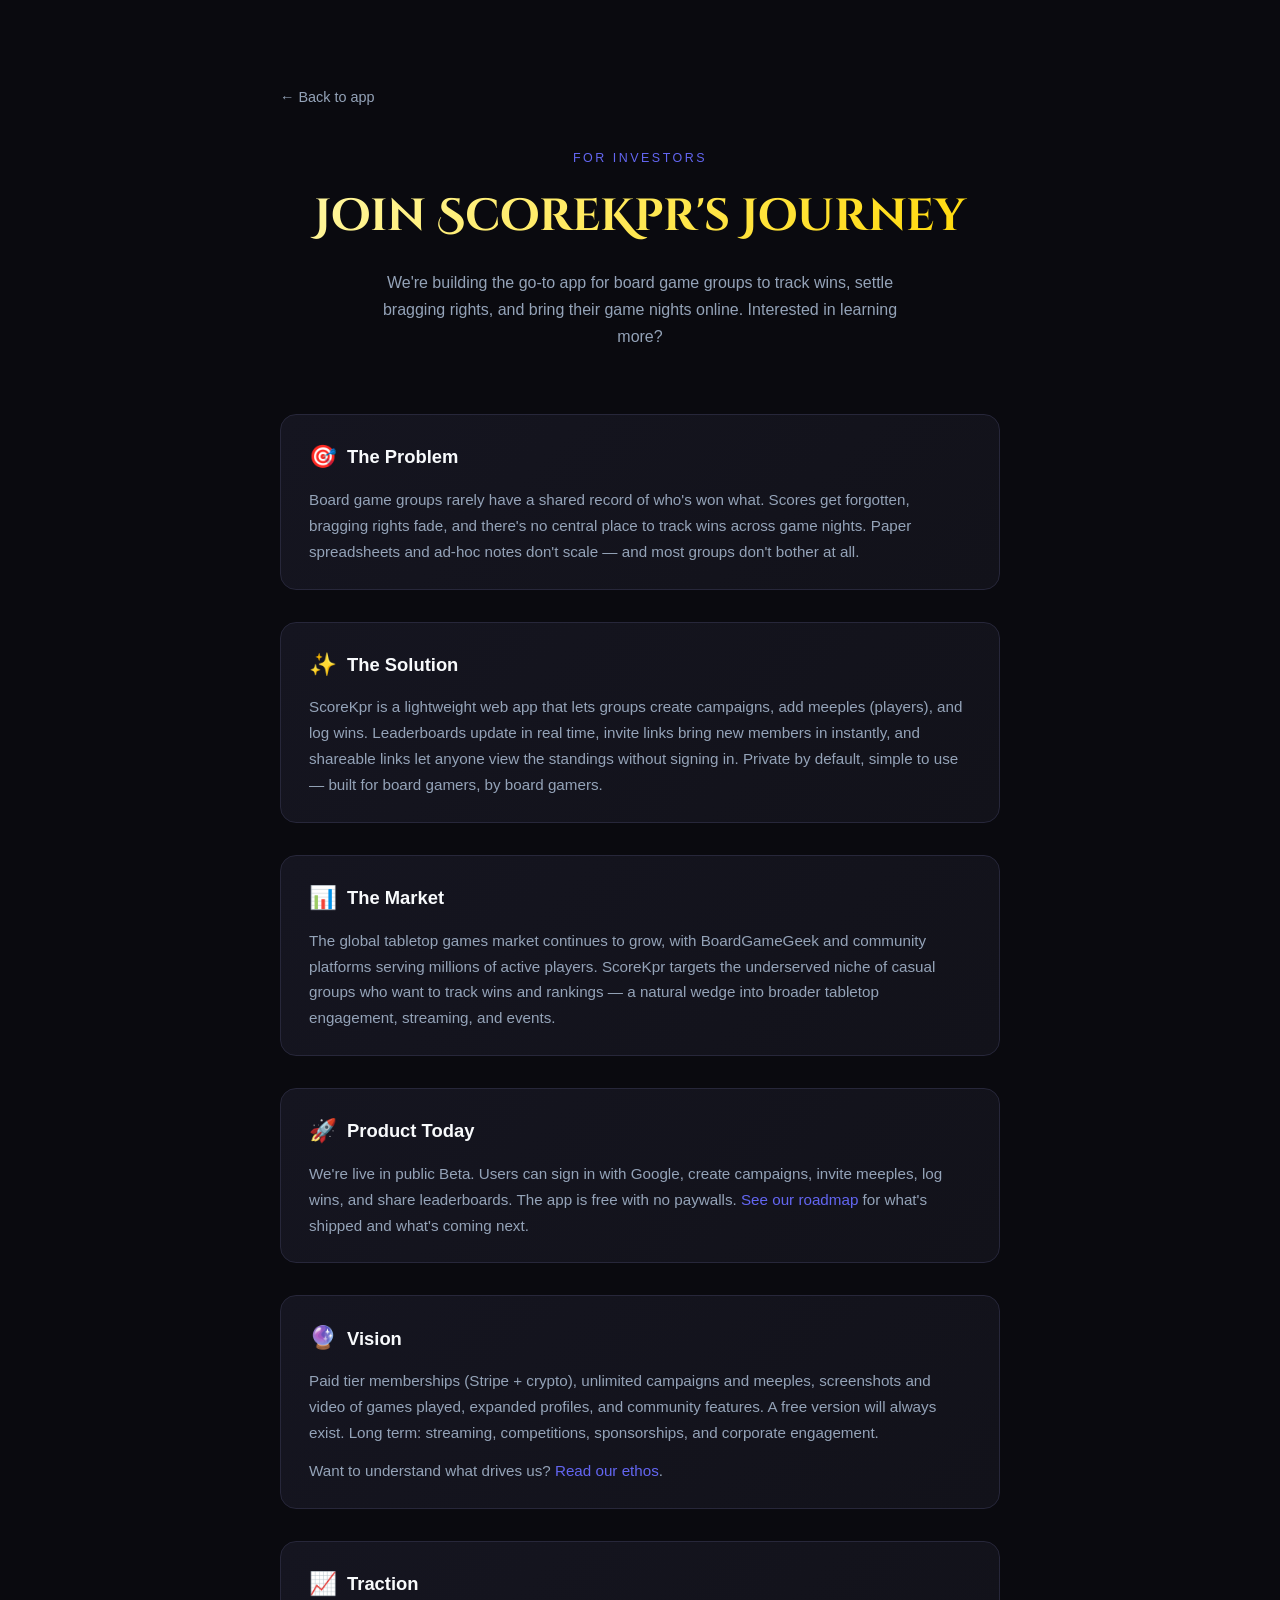
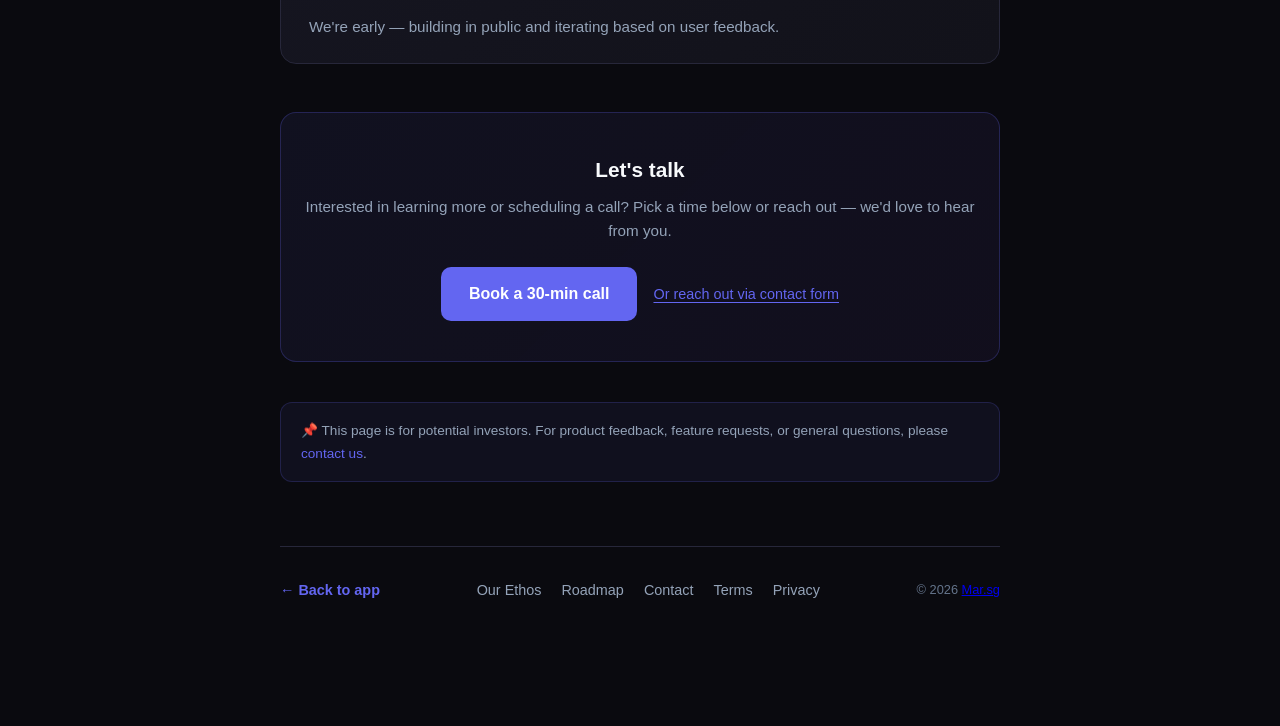
<file: investors.html>
<!DOCTYPE html>
<html lang="en">
<head>
    <meta charset="UTF-8">
    <meta name="viewport" content="width=device-width, initial-scale=1.0">
    <link rel="icon" href="favicon.ico" sizes="any">
    <link rel="icon" type="image/png" sizes="32x32" href="icons/favicon-32x32.png">
    <link rel="icon" type="image/png" sizes="16x16" href="icons/favicon-16x16.png">
    <link rel="apple-touch-icon" href="icons/apple-touch-icon.png">
    <link rel="manifest" href="site.webmanifest">
    <meta name="theme-color" content="#0a0a0f">
    <meta name="apple-mobile-web-app-title" content="ScoreKpr">
    <title>For Investors — ScoreKpr</title>
    <link rel="stylesheet" href="https://fonts.googleapis.com/css2?family=Cinzel+Decorative:wght@700;900&display=swap">
    <link rel="stylesheet" href="styles.css">
    <style>
        /* ── Page shell ── */
        .inv-page {
            max-width: 760px;
            margin: 0 auto;
            padding: 40px 20px 80px;
        }
        .legal-back {
            display: inline-flex;
            align-items: center;
            gap: 8px;
            color: var(--text-secondary);
            text-decoration: none;
            margin-bottom: 40px;
            font-size: 0.9rem;
            transition: color 0.2s;
        }
        .legal-back:hover { color: var(--accent-primary); }

        /* ── Page footer ── */
        .page-footer {
            margin-top: 64px;
            padding: 32px 0 24px;
            border-top: 1px solid var(--border);
            display: flex;
            flex-wrap: wrap;
            align-items: center;
            justify-content: space-between;
            gap: 20px;
        }
        .page-footer-nav {
            display: flex;
            flex-wrap: wrap;
            gap: 20px;
            align-items: center;
        }
        .page-footer-nav a {
            color: var(--text-secondary);
            text-decoration: none;
            font-size: 0.9rem;
            transition: color 0.2s;
        }
        .page-footer-nav a:hover { color: var(--text-primary); }
        .page-footer-back {
            display: inline-flex;
            align-items: center;
            gap: 6px;
            color: var(--accent-primary);
            text-decoration: none;
            font-size: 0.9rem;
            font-weight: 600;
            transition: opacity 0.2s;
        }
        .page-footer-back:hover { opacity: 0.8; }
        .page-footer-copy {
            font-size: 0.8rem;
            color: var(--text-muted);
        }
        @media (max-width: 500px) {
            .page-footer { flex-direction: column; align-items: flex-start; }
        }

        /* ── Hero ── */
        .inv-hero {
            text-align: center;
            margin-bottom: 64px;
            position: relative;
        }
        .inv-hero-eyebrow {
            font-size: 0.78rem;
            letter-spacing: 0.2em;
            text-transform: uppercase;
            color: var(--accent-primary);
            margin-bottom: 12px;
            opacity: 0;
            animation: invFadeUp 0.6s ease forwards 0.1s;
        }
        .inv-hero h1 {
            font-family: 'Cinzel Decorative', serif;
            font-size: clamp(1.8rem, 5vw, 2.8rem);
            background: linear-gradient(135deg, var(--accent-gold-light), var(--accent-gold), var(--accent-primary), var(--accent-secondary));
            background-size: 300% 300%;
            -webkit-background-clip: text;
            -webkit-text-fill-color: transparent;
            background-clip: text;
            animation: invGradientShift 5s ease infinite, invFadeUp 0.6s ease forwards 0.2s;
            opacity: 0;
            margin: 0 0 16px;
        }
        .inv-hero-sub {
            color: var(--text-secondary);
            font-size: 1rem;
            max-width: 520px;
            margin: 0 auto;
            line-height: 1.7;
            opacity: 0;
            animation: invFadeUp 0.6s ease forwards 0.35s;
        }

        /* ── Decorative stars ── */
        .inv-stars {
            position: absolute;
            inset: 0;
            pointer-events: none;
            overflow: hidden;
        }
        .inv-star {
            position: absolute;
            width: 3px; height: 3px;
            background: var(--accent-gold);
            border-radius: 50%;
            animation: invTwinkle var(--d, 3s) ease-in-out infinite var(--delay, 0s);
            opacity: 0;
        }

        /* ── Section cards ── */
        .inv-section {
            margin-bottom: 32px;
            opacity: 0;
            transform: translateY(24px);
            animation: invFadeUp 0.55s ease forwards;
        }
        .inv-section:nth-child(1) { animation-delay: 0.4s; }
        .inv-section:nth-child(2) { animation-delay: 0.5s; }
        .inv-section:nth-child(3) { animation-delay: 0.6s; }
        .inv-section:nth-child(4) { animation-delay: 0.7s; }
        .inv-section:nth-child(5) { animation-delay: 0.8s; }
        .inv-section:nth-child(6) { animation-delay: 0.9s; }
        .inv-section:nth-child(7) { animation-delay: 1s; }
        .inv-section:nth-child(8) { animation-delay: 1.1s; }

        .inv-section-card {
            border-radius: 16px;
            padding: 24px 28px;
            border: 1px solid var(--border);
            background: linear-gradient(135deg, var(--bg-card), var(--bg-secondary));
            transition: transform 0.25s ease, box-shadow 0.25s ease;
        }
        .inv-section-card:hover {
            transform: translateY(-3px);
            box-shadow: 0 12px 40px rgba(99,102,241,0.15);
        }
        .inv-section h3 {
            font-size: 1.15rem;
            color: var(--text-primary);
            margin: 0 0 12px;
            display: flex;
            align-items: center;
            gap: 10px;
        }
        .inv-section h3 .inv-section-icon {
            font-size: 1.4rem;
        }
        .inv-section p {
            color: var(--text-secondary);
            font-size: 0.95rem;
            line-height: 1.7;
            margin: 0;
        }
        .inv-section p + p { margin-top: 12px; }
        .inv-section a {
            color: var(--accent-primary);
            text-decoration: none;
        }
        .inv-section a:hover { text-decoration: underline; }

        /* ── CTA block ── */
        .inv-cta {
            margin-top: 48px;
            text-align: center;
            padding: 40px 24px;
            border-radius: 16px;
            background: linear-gradient(135deg, rgba(99,102,241,0.08), rgba(139,92,246,0.06));
            border: 1px solid rgba(99,102,241,0.25);
            opacity: 0;
            animation: invFadeUp 0.55s ease forwards 1.2s;
        }
        .inv-cta h3 {
            font-size: 1.3rem;
            color: var(--text-primary);
            margin: 0 0 8px;
        }
        .inv-cta p {
            color: var(--text-secondary);
            font-size: 0.95rem;
            margin: 0 0 24px;
            line-height: 1.6;
        }
        .inv-cta-buttons {
            display: flex;
            flex-wrap: wrap;
            gap: 16px;
            justify-content: center;
            align-items: center;
        }
        .inv-cta-primary {
            display: inline-flex;
            align-items: center;
            justify-content: center;
            gap: 10px;
            padding: 14px 28px;
            background: var(--accent-primary);
            color: white;
            border: none;
            border-radius: 10px;
            font-size: 1rem;
            font-weight: 700;
            cursor: pointer;
            text-decoration: none;
            transition: opacity 0.2s, transform 0.2s;
        }
        .inv-cta-primary:hover {
            opacity: 0.95;
            transform: translateY(-2px);
        }
        .inv-cta-secondary {
            color: var(--text-secondary);
            font-size: 0.9rem;
            text-decoration: none;
            transition: color 0.2s;
        }
        .inv-cta-secondary:hover { color: var(--accent-primary); }

        /* ── Note at bottom ── */
        .inv-note {
            margin-top: 40px;
            padding: 16px 20px;
            border-radius: 12px;
            background: rgba(99,102,241,0.07);
            border: 1px solid rgba(99,102,241,0.2);
            font-size: 0.85rem;
            color: var(--text-secondary);
            line-height: 1.7;
            opacity: 0;
            animation: invFadeUp 0.55s ease forwards 1.3s;
        }
        .inv-note a { color: var(--accent-primary); text-decoration: none; }
        .inv-note a:hover { text-decoration: underline; }

        /* ── Animations ── */
        @keyframes invFadeUp {
            from { opacity: 0; transform: translateY(20px); }
            to   { opacity: 1; transform: translateY(0); }
        }
        @keyframes invGradientShift {
            0%   { background-position: 0% 50%; }
            50%  { background-position: 100% 50%; }
            100% { background-position: 0% 50%; }
        }
        @keyframes invTwinkle {
            0%, 100% { opacity: 0; transform: scale(0.8); }
            50%       { opacity: 1; transform: scale(1.2); }
        }

        @media (max-width: 500px) {
            .inv-section-card { padding: 18px 16px; }
            .inv-cta-buttons { flex-direction: column; }
            .inv-cta-primary { width: 100%; max-width: 280px; }
        }
    </style>
</head>
<body>
    <div class="container">
        <header>
            <div class="header-row"></div>
        </header>

        <main class="inv-page">
            <a href="index.html#dashboard" class="legal-back">← Back to app</a>

            <!-- Hero -->
            <div class="inv-hero">
                <div class="inv-stars" aria-hidden="true">
                    <span class="inv-star" style="top:10%;left:8%;--d:2.8s;--delay:0.1s"></span>
                    <span class="inv-star" style="top:20%;left:92%;--d:3.5s;--delay:0.7s"></span>
                    <span class="inv-star" style="top:60%;left:5%;--d:2.2s;--delay:1.1s"></span>
                    <span class="inv-star" style="top:75%;left:88%;--d:4s;--delay:0.4s"></span>
                    <span class="inv-star" style="top:40%;left:95%;--d:3.1s;--delay:1.5s"></span>
                    <span class="inv-star" style="top:5%;left:55%;--d:3.8s;--delay:0.2s;background:var(--accent-primary)"></span>
                    <span class="inv-star" style="top:90%;left:65%;--d:2.4s;--delay:1.3s;background:var(--accent-secondary)"></span>
                </div>
                <p class="inv-hero-eyebrow">For Investors</p>
                <h1>Join ScoreKpr's Journey</h1>
                <p class="inv-hero-sub">We're building the go‑to app for board game groups to track wins, settle bragging rights, and bring their game nights online. Interested in learning more?</p>
            </div>

            <!-- Problem -->
            <section class="inv-section">
                <div class="inv-section-card">
                    <h3><span class="inv-section-icon">🎯</span> The Problem</h3>
                    <p>Board game groups rarely have a shared record of who's won what. Scores get forgotten, bragging rights fade, and there's no central place to track wins across game nights. Paper spreadsheets and ad‑hoc notes don't scale — and most groups don't bother at all.</p>
                </div>
            </section>

            <!-- Solution -->
            <section class="inv-section">
                <div class="inv-section-card">
                    <h3><span class="inv-section-icon">✨</span> The Solution</h3>
                    <p>ScoreKpr is a lightweight web app that lets groups create campaigns, add meeples (players), and log wins. Leaderboards update in real time, invite links bring new members in instantly, and shareable links let anyone view the standings without signing in. Private by default, simple to use — built for board gamers, by board gamers.</p>
                </div>
            </section>

            <!-- Market -->
            <section class="inv-section">
                <div class="inv-section-card">
                    <h3><span class="inv-section-icon">📊</span> The Market</h3>
                    <p>The global tabletop games market continues to grow, with BoardGameGeek and community platforms serving millions of active players. ScoreKpr targets the underserved niche of casual groups who want to track wins and rankings — a natural wedge into broader tabletop engagement, streaming, and events.</p>
                </div>
            </section>

            <!-- Product Today -->
            <section class="inv-section">
                <div class="inv-section-card">
                    <h3><span class="inv-section-icon">🚀</span> Product Today</h3>
                    <p>We're live in public Beta. Users can sign in with Google, create campaigns, invite meeples, log wins, and share leaderboards. The app is free with no paywalls. <a href="roadmap.html">See our roadmap</a> for what's shipped and what's coming next.</p>
                </div>
            </section>

            <!-- Vision -->
            <section class="inv-section">
                <div class="inv-section-card">
                    <h3><span class="inv-section-icon">🔮</span> Vision</h3>
                    <p>Paid tier memberships (Stripe + crypto), unlimited campaigns and meeples, screenshots and video of games played, expanded profiles, and community features. A free version will always exist. Long term: streaming, competitions, sponsorships, and corporate engagement.</p>
                    <p style="margin-top: 12px;">Want to understand what drives us? <a href="ethos.html">Read our ethos</a>.</p>
                </div>
            </section>

            <!-- Traction (placeholder - edit as you have data) -->
            <section class="inv-section">
                <div class="inv-section-card">
                    <h3><span class="inv-section-icon">📈</span> Traction</h3>
                    <p>We're early — building in public and iterating based on user feedback.</p>
                </div>
            </section>

            <!-- CTA block -->
            <div class="inv-cta">
                <h3>Let's talk</h3>
                <p>Interested in learning more or scheduling a call? Pick a time below or reach out — we'd love to hear from you.</p>
                <div class="inv-cta-buttons">
                    <!-- Replace the href with your Calendly or Cal.com scheduling URL -->
                    <a href="#" id="bookCallBtn" class="inv-cta-primary">
                        Book a 30‑min call
                    </a>
                    <a href="contact.html?subject=Investor" class="inv-cta-secondary" style="color: var(--accent-primary); text-decoration: underline; text-underline-offset: 3px;">Or reach out via contact form</a>
                </div>
            </div>

            <p class="inv-note">
                📌 This page is for potential investors. For product feedback, feature requests, or general questions, please <a href="contact.html">contact us</a>.
            </p>

            <!-- Page footer -->
            <footer class="page-footer">
                <a href="index.html#dashboard" class="page-footer-back">← Back to app</a>
                <nav class="page-footer-nav">
                    <a href="ethos.html">Our Ethos</a>
                    <a href="roadmap.html">Roadmap</a>
                    <a href="contact.html">Contact</a>
                    <a href="terms.html">Terms</a>
                    <a href="privacy.html">Privacy</a>
                </nav>
                <span class="page-footer-copy">© 2026 <a href="https://mar.sg" target="_blank" rel="noopener noreferrer">Mar.sg</a></span>
            </footer>
        </main>
    </div>

    <!-- Temporary: Book call unavailable modal -->
    <div class="modal-overlay" id="bookCallModal">
        <div class="modal">
            <h3>Currently Not Available</h3>
            <p>Until further notice.</p>
            <div class="modal-buttons">
                <button class="modal-btn cancel" id="bookCallModalClose">OK</button>
            </div>
        </div>
    </div>

    <script>
        (function () {
            var btn = document.getElementById('bookCallBtn');
            var modal = document.getElementById('bookCallModal');
            var closeBtn = document.getElementById('bookCallModalClose');

            function showModal() {
                if (modal) modal.classList.add('active');
            }

            function hideModal() {
                if (modal) modal.classList.remove('active');
            }

            if (btn) {
                btn.addEventListener('click', function (e) {
                    e.preventDefault();
                    showModal();
                });
            }
            if (closeBtn) closeBtn.addEventListener('click', hideModal);
            if (modal) modal.addEventListener('click', function (e) {
                if (e.target === modal) hideModal();
            });
        })();
    </script>
</body>
</html>
</file>
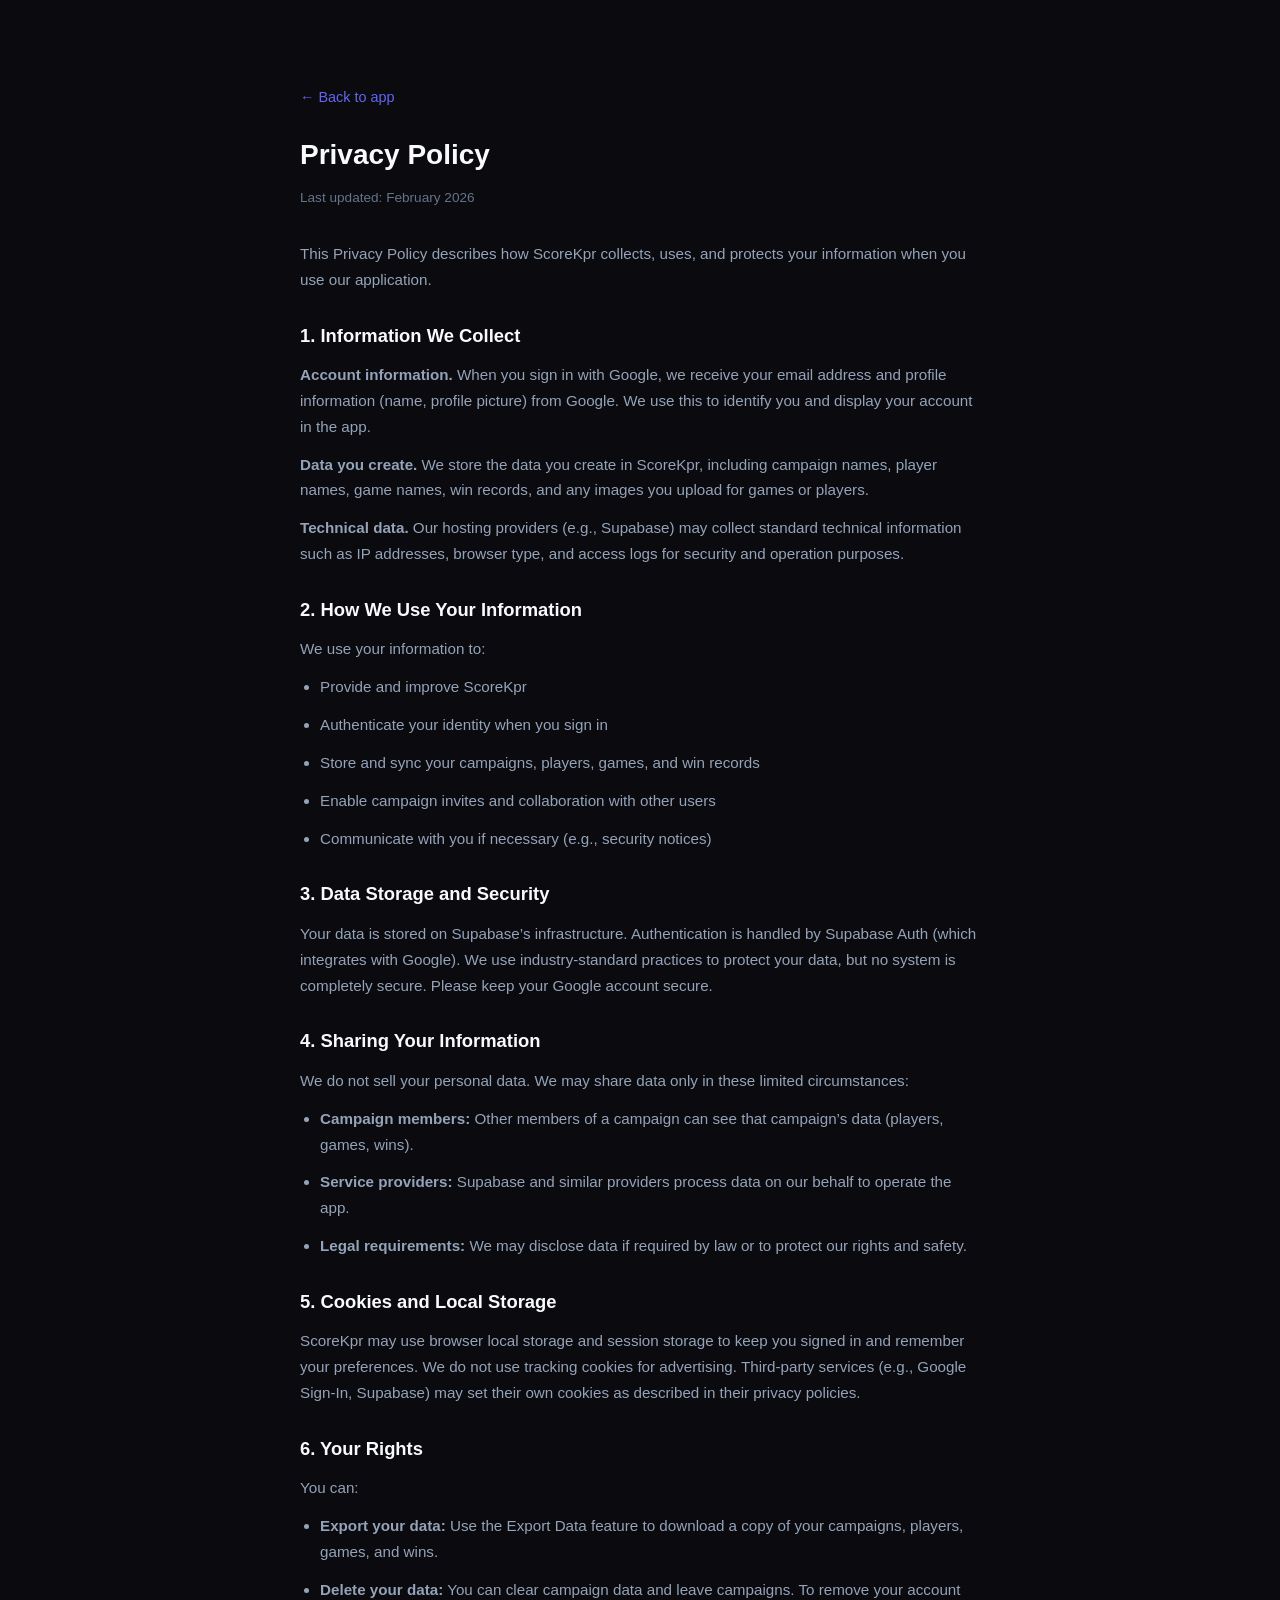
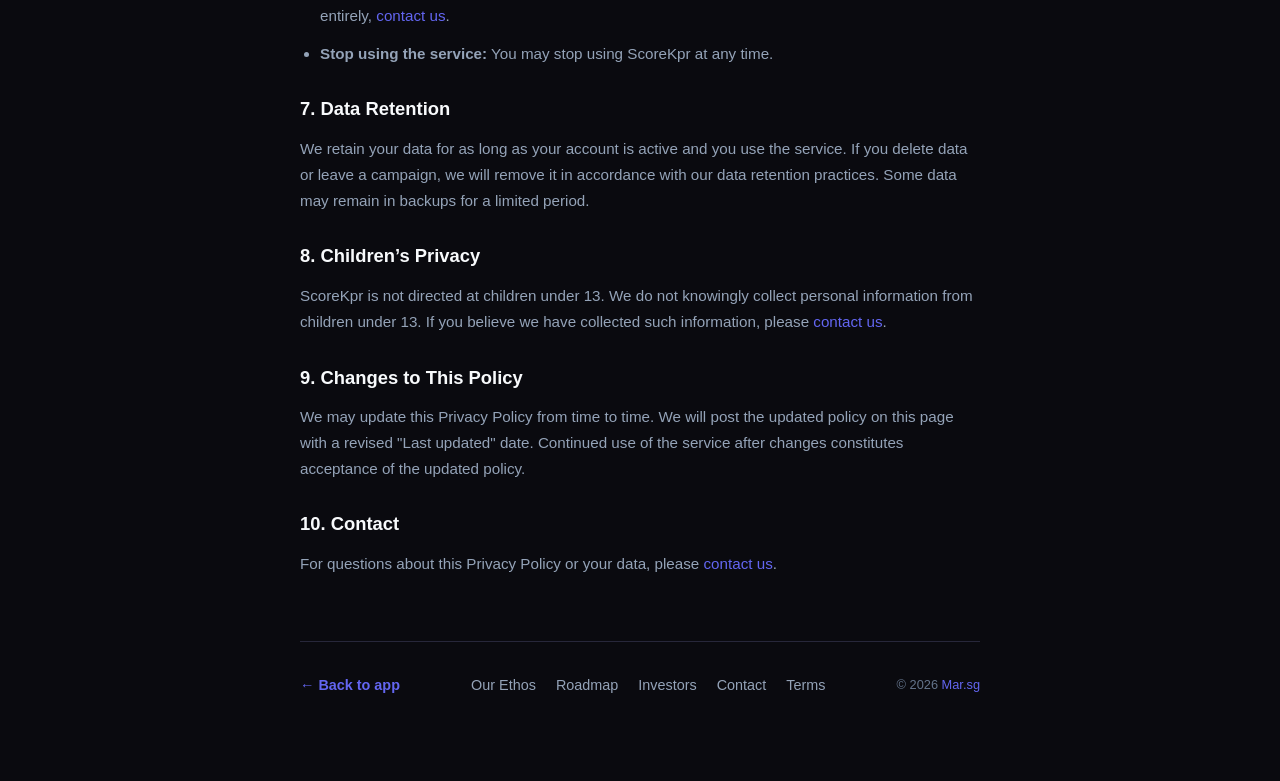
<file: privacy.html>
<!DOCTYPE html>
<html lang="en">
<head>
    <meta charset="UTF-8">
    <meta name="viewport" content="width=device-width, initial-scale=1.0">
    <link rel="icon" href="favicon.ico" sizes="any">
    <link rel="icon" type="image/png" sizes="32x32" href="icons/favicon-32x32.png">
    <link rel="icon" type="image/png" sizes="16x16" href="icons/favicon-16x16.png">
    <link rel="apple-touch-icon" href="icons/apple-touch-icon.png">
    <link rel="manifest" href="site.webmanifest">
    <meta name="theme-color" content="#0a0a0f">
    <meta name="apple-mobile-web-app-title" content="ScoreKpr">
    <title>Privacy Policy — ScoreKpr</title>
    <link rel="stylesheet" href="https://fonts.googleapis.com/css2?family=Cinzel+Decorative:wght@700;900&display=swap">
    <link rel="stylesheet" href="styles.css">
    <style>
        .legal-page { max-width: 720px; margin: 0 auto; padding: 40px 20px; }
        .legal-page h1 { font-size: 1.75rem; margin-bottom: 8px; color: var(--text-primary); }
        .legal-page .legal-meta { font-size: 0.85rem; color: var(--text-muted); margin-bottom: 32px; }
        .legal-page h2 { font-size: 1.15rem; color: var(--text-primary); margin: 28px 0 12px; }
        .legal-page p, .legal-page li { color: var(--text-secondary); font-size: 0.95rem; line-height: 1.7; margin-bottom: 12px; }
        .legal-page ul { margin: 12px 0 12px 20px; padding-left: 0; list-style: disc; }
        .legal-page a { color: var(--accent-primary); text-decoration: none; }
        .legal-page a:hover { text-decoration: underline; }
        .legal-back { display: inline-flex; align-items: center; gap: 8px; color: var(--text-secondary); text-decoration: none; margin-bottom: 24px; font-size: 0.9rem; }
        .legal-back:hover { color: var(--accent-primary); }
        .page-footer {
            margin-top: 64px;
            padding: 32px 0 24px;
            border-top: 1px solid var(--border);
            display: flex;
            flex-wrap: wrap;
            align-items: center;
            justify-content: space-between;
            gap: 20px;
        }
        .page-footer-nav { display: flex; flex-wrap: wrap; gap: 20px; align-items: center; }
        .page-footer-nav a { color: var(--text-secondary); text-decoration: none; font-size: 0.9rem; transition: color 0.2s; }
        .page-footer-nav a:hover { color: var(--text-primary); }
        .page-footer-back { display: inline-flex; align-items: center; gap: 6px; color: var(--accent-primary); text-decoration: none; font-size: 0.9rem; font-weight: 600; transition: opacity 0.2s; }
        .page-footer-back:hover { opacity: 0.8; }
        .page-footer-copy { font-size: 0.8rem; color: var(--text-muted); }
        @media (max-width: 500px) { .page-footer { flex-direction: column; align-items: flex-start; } }
    </style>
</head>
<body>
    <div class="container">
        <header>
            <div class="header-row"></div>
        </header>

        <main class="legal-page">
            <a href="index.html#dashboard" class="legal-back">← Back to app</a>

            <h1>Privacy Policy</h1>
            <p class="legal-meta">Last updated: February 2026</p>

            <p>This Privacy Policy describes how ScoreKpr collects, uses, and protects your information when you use our application.</p>

            <h2>1. Information We Collect</h2>
            <p><strong>Account information.</strong> When you sign in with Google, we receive your email address and profile information (name, profile picture) from Google. We use this to identify you and display your account in the app.</p>
            <p><strong>Data you create.</strong> We store the data you create in ScoreKpr, including campaign names, player names, game names, win records, and any images you upload for games or players.</p>
            <p><strong>Technical data.</strong> Our hosting providers (e.g., Supabase) may collect standard technical information such as IP addresses, browser type, and access logs for security and operation purposes.</p>

            <h2>2. How We Use Your Information</h2>
            <p>We use your information to:</p>
            <ul>
                <li>Provide and improve ScoreKpr</li>
                <li>Authenticate your identity when you sign in</li>
                <li>Store and sync your campaigns, players, games, and win records</li>
                <li>Enable campaign invites and collaboration with other users</li>
                <li>Communicate with you if necessary (e.g., security notices)</li>
            </ul>

            <h2>3. Data Storage and Security</h2>
            <p>Your data is stored on Supabase’s infrastructure. Authentication is handled by Supabase Auth (which integrates with Google). We use industry-standard practices to protect your data, but no system is completely secure. Please keep your Google account secure.</p>

            <h2>4. Sharing Your Information</h2>
            <p>We do not sell your personal data. We may share data only in these limited circumstances:</p>
            <ul>
                <li><strong>Campaign members:</strong> Other members of a campaign can see that campaign’s data (players, games, wins).</li>
                <li><strong>Service providers:</strong> Supabase and similar providers process data on our behalf to operate the app.</li>
                <li><strong>Legal requirements:</strong> We may disclose data if required by law or to protect our rights and safety.</li>
            </ul>

            <h2>5. Cookies and Local Storage</h2>
            <p>ScoreKpr may use browser local storage and session storage to keep you signed in and remember your preferences. We do not use tracking cookies for advertising. Third-party services (e.g., Google Sign-In, Supabase) may set their own cookies as described in their privacy policies.</p>

            <h2>6. Your Rights</h2>
            <p>You can:</p>
            <ul>
                <li><strong>Export your data:</strong> Use the Export Data feature to download a copy of your campaigns, players, games, and wins.</li>
                <li><strong>Delete your data:</strong> You can clear campaign data and leave campaigns. To remove your account entirely, <a href="contact.html">contact us</a>.</li>
                <li><strong>Stop using the service:</strong> You may stop using ScoreKpr at any time.</li>
            </ul>

            <h2>7. Data Retention</h2>
            <p>We retain your data for as long as your account is active and you use the service. If you delete data or leave a campaign, we will remove it in accordance with our data retention practices. Some data may remain in backups for a limited period.</p>

            <h2>8. Children’s Privacy</h2>
            <p>ScoreKpr is not directed at children under 13. We do not knowingly collect personal information from children under 13. If you believe we have collected such information, please <a href="contact.html">contact us</a>.</p>

            <h2>9. Changes to This Policy</h2>
            <p>We may update this Privacy Policy from time to time. We will post the updated policy on this page with a revised "Last updated" date. Continued use of the service after changes constitutes acceptance of the updated policy.</p>

            <h2>10. Contact</h2>
            <p>For questions about this Privacy Policy or your data, please <a href="contact.html">contact us</a>.</p>

            <footer class="page-footer">
                <a href="index.html#dashboard" class="page-footer-back">← Back to app</a>
                <nav class="page-footer-nav">
                    <a href="ethos.html">Our Ethos</a>
                    <a href="roadmap.html">Roadmap</a>
                    <a href="investors.html">Investors</a>
                    <a href="contact.html">Contact</a>
                    <a href="terms.html">Terms</a>
                </nav>
                <span class="page-footer-copy">© 2026 <a href="https://mar.sg" target="_blank" rel="noopener noreferrer">Mar.sg</a></span>
            </footer>
        </main>
    </div>
</body>
</html>
</file>
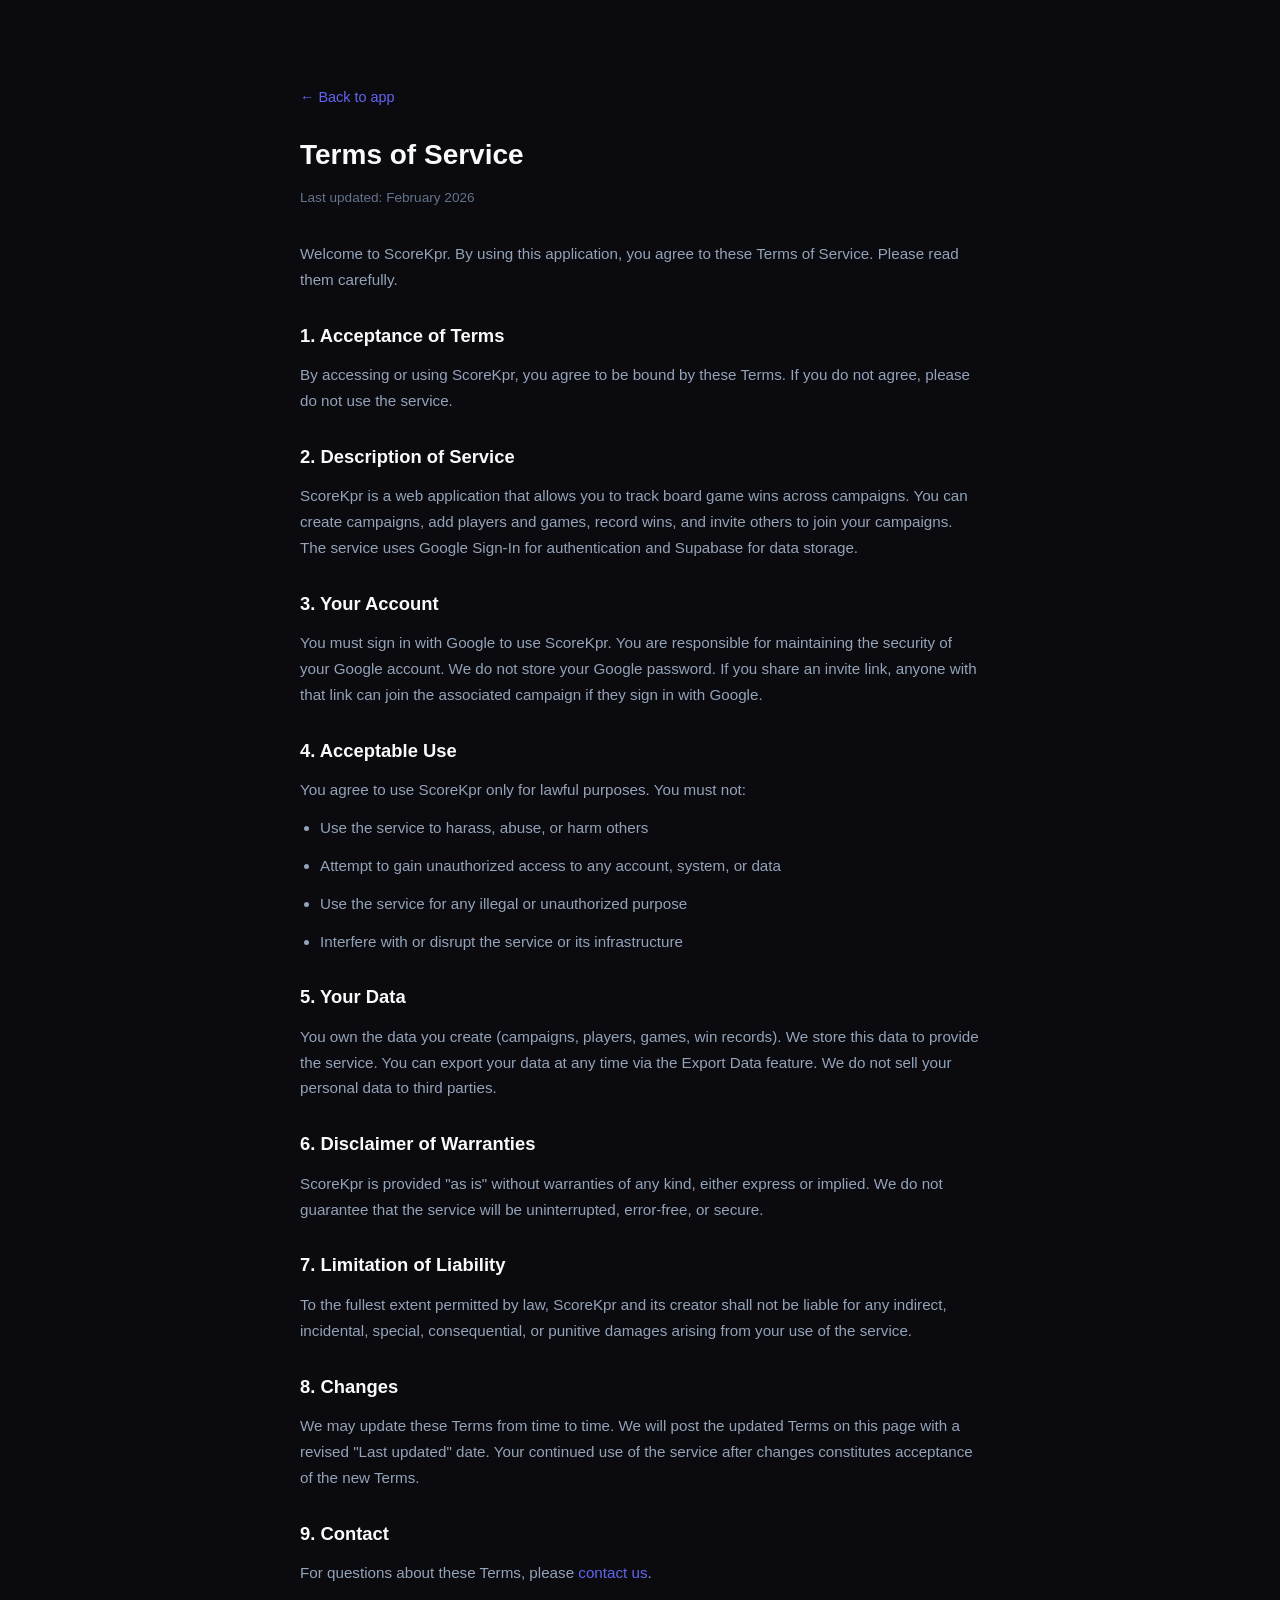
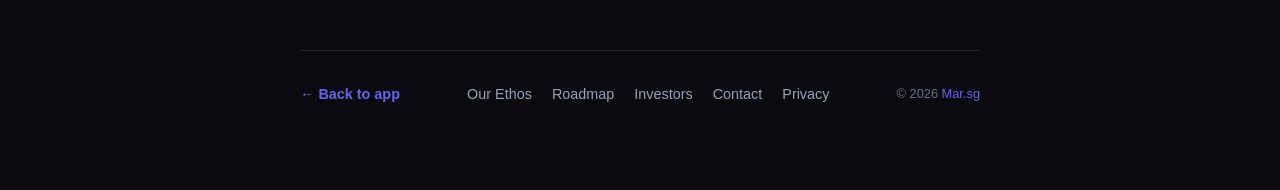
<file: terms.html>
<!DOCTYPE html>
<html lang="en">
<head>
    <meta charset="UTF-8">
    <meta name="viewport" content="width=device-width, initial-scale=1.0">
    <link rel="icon" href="favicon.ico" sizes="any">
    <link rel="icon" type="image/png" sizes="32x32" href="icons/favicon-32x32.png">
    <link rel="icon" type="image/png" sizes="16x16" href="icons/favicon-16x16.png">
    <link rel="apple-touch-icon" href="icons/apple-touch-icon.png">
    <link rel="manifest" href="site.webmanifest">
    <meta name="theme-color" content="#0a0a0f">
    <meta name="apple-mobile-web-app-title" content="ScoreKpr">
    <title>Terms of Service — ScoreKpr</title>
    <link rel="stylesheet" href="https://fonts.googleapis.com/css2?family=Cinzel+Decorative:wght@700;900&display=swap">
    <link rel="stylesheet" href="styles.css">
    <style>
        .legal-page { max-width: 720px; margin: 0 auto; padding: 40px 20px; }
        .legal-page h1 { font-size: 1.75rem; margin-bottom: 8px; color: var(--text-primary); }
        .legal-page .legal-meta { font-size: 0.85rem; color: var(--text-muted); margin-bottom: 32px; }
        .legal-page h2 { font-size: 1.15rem; color: var(--text-primary); margin: 28px 0 12px; }
        .legal-page p, .legal-page li { color: var(--text-secondary); font-size: 0.95rem; line-height: 1.7; margin-bottom: 12px; }
        .legal-page ul { margin: 12px 0 12px 20px; padding-left: 0; list-style: disc; }
        .legal-page a { color: var(--accent-primary); text-decoration: none; }
        .legal-page a:hover { text-decoration: underline; }
        .legal-back { display: inline-flex; align-items: center; gap: 8px; color: var(--text-secondary); text-decoration: none; margin-bottom: 24px; font-size: 0.9rem; }
        .legal-back:hover { color: var(--accent-primary); }
        .page-footer {
            margin-top: 64px;
            padding: 32px 0 24px;
            border-top: 1px solid var(--border);
            display: flex;
            flex-wrap: wrap;
            align-items: center;
            justify-content: space-between;
            gap: 20px;
        }
        .page-footer-nav { display: flex; flex-wrap: wrap; gap: 20px; align-items: center; }
        .page-footer-nav a { color: var(--text-secondary); text-decoration: none; font-size: 0.9rem; transition: color 0.2s; }
        .page-footer-nav a:hover { color: var(--text-primary); }
        .page-footer-back { display: inline-flex; align-items: center; gap: 6px; color: var(--accent-primary); text-decoration: none; font-size: 0.9rem; font-weight: 600; transition: opacity 0.2s; }
        .page-footer-back:hover { opacity: 0.8; }
        .page-footer-copy { font-size: 0.8rem; color: var(--text-muted); }
        @media (max-width: 500px) { .page-footer { flex-direction: column; align-items: flex-start; } }
    </style>
</head>
<body>
    <div class="container">
        <header>
            <div class="header-row"></div>
        </header>

        <main class="legal-page">
            <a href="index.html#dashboard" class="legal-back">← Back to app</a>

            <h1>Terms of Service</h1>
            <p class="legal-meta">Last updated: February 2026</p>

            <p>Welcome to ScoreKpr. By using this application, you agree to these Terms of Service. Please read them carefully.</p>

            <h2>1. Acceptance of Terms</h2>
            <p>By accessing or using ScoreKpr, you agree to be bound by these Terms. If you do not agree, please do not use the service.</p>

            <h2>2. Description of Service</h2>
            <p>ScoreKpr is a web application that allows you to track board game wins across campaigns. You can create campaigns, add players and games, record wins, and invite others to join your campaigns. The service uses Google Sign-In for authentication and Supabase for data storage.</p>

            <h2>3. Your Account</h2>
            <p>You must sign in with Google to use ScoreKpr. You are responsible for maintaining the security of your Google account. We do not store your Google password. If you share an invite link, anyone with that link can join the associated campaign if they sign in with Google.</p>

            <h2>4. Acceptable Use</h2>
            <p>You agree to use ScoreKpr only for lawful purposes. You must not:</p>
            <ul>
                <li>Use the service to harass, abuse, or harm others</li>
                <li>Attempt to gain unauthorized access to any account, system, or data</li>
                <li>Use the service for any illegal or unauthorized purpose</li>
                <li>Interfere with or disrupt the service or its infrastructure</li>
            </ul>

            <h2>5. Your Data</h2>
            <p>You own the data you create (campaigns, players, games, win records). We store this data to provide the service. You can export your data at any time via the Export Data feature. We do not sell your personal data to third parties.</p>

            <h2>6. Disclaimer of Warranties</h2>
            <p>ScoreKpr is provided "as is" without warranties of any kind, either express or implied. We do not guarantee that the service will be uninterrupted, error-free, or secure.</p>

            <h2>7. Limitation of Liability</h2>
            <p>To the fullest extent permitted by law, ScoreKpr and its creator shall not be liable for any indirect, incidental, special, consequential, or punitive damages arising from your use of the service.</p>

            <h2>8. Changes</h2>
            <p>We may update these Terms from time to time. We will post the updated Terms on this page with a revised "Last updated" date. Your continued use of the service after changes constitutes acceptance of the new Terms.</p>

            <h2>9. Contact</h2>
            <p>For questions about these Terms, please <a href="contact.html">contact us</a>.</p>

            <footer class="page-footer">
                <a href="index.html#dashboard" class="page-footer-back">← Back to app</a>
                <nav class="page-footer-nav">
                    <a href="ethos.html">Our Ethos</a>
                    <a href="roadmap.html">Roadmap</a>
                    <a href="investors.html">Investors</a>
                    <a href="contact.html">Contact</a>
                    <a href="privacy.html">Privacy</a>
                </nav>
                <span class="page-footer-copy">© 2026 <a href="https://mar.sg" target="_blank" rel="noopener noreferrer">Mar.sg</a></span>
            </footer>
        </main>
    </div>
</body>
</html>
</file>
<file: styles.css>
* { margin: 0; padding: 0; box-sizing: border-box; }
:root {
    --bg-primary: #0a0a0f; --bg-secondary: #12121a; --bg-tertiary: #1a1a25; --bg-card: #151520;
    --accent-primary: #6366f1; --accent-secondary: #8b5cf6; --accent-success: #10b981;
    --accent-danger: #ef4444; --accent-warning: #f59e0b; --text-primary: #f8fafc;
    --text-secondary: #94a3b8; --text-muted: #64748b; --border: #27273a;
    --accent-gold: #ffd700; --accent-gold-dark: #b8860b; --accent-gold-light: #fff8a8;
}
body {
    font-family: -apple-system, BlinkMacSystemFont, 'Segoe UI', Roboto, sans-serif;
    background: var(--bg-primary); color: var(--text-primary); min-height: 100vh; line-height: 1.6;
}
.container { max-width: 1200px; margin: 0 auto; padding: 20px; }
header {
    padding: 10px 0 14px; margin-bottom: 0; position: relative;
}
.header-banners { margin-top: 10px; }
.auth-area-standalone { display: flex; flex-direction: column; align-items: flex-end; margin-bottom: 8px; }
.header-bar {
    display: flex; flex-wrap: wrap; flex-direction: row; align-items: center; justify-content: space-between; gap: 10px 16px;
}
/* Override playgroup-area when used as header-bar: left=campaign, right=user */
.header-bar.playgroup-area {
    flex-direction: row; align-items: center; justify-content: space-between;
}
.header-left {
    display: flex; align-items: center; gap: 8px; flex-wrap: wrap;
}
.header-right {
    display: flex; flex-direction: column; align-items: flex-end; gap: 4px; margin-left: auto; flex-shrink: 0;
}
.campaign-wrap { display: flex; align-items: center; gap: 6px; }
.campaign-wrap .playgroup-label { font-size: 0.75rem; color: var(--text-muted); font-weight: 500; }
.campaign-select-compact {
    min-width: 140px; padding: 6px 10px; font-size: 0.8rem; background: var(--bg-secondary);
    border: 1px solid var(--border); border-radius: 6px; color: var(--text-primary); cursor: pointer;
}
.campaign-select-compact:focus { outline: none; border-color: var(--accent-primary); }
.header-actions-inline { display: flex; align-items: center; gap: 4px; }
.btn-compact {
    padding: 5px 10px; font-size: 0.72rem; font-weight: 600; border-radius: 6px; cursor: pointer; transition: all 0.2s;
    background: var(--bg-card); border: 1px solid var(--border);
}
.btn-compact.invite-playgroup { color: var(--accent-primary); }
.btn-compact.invite-playgroup:hover { border-color: var(--accent-primary); background: var(--bg-secondary); }
.btn-compact.create-playgroup { color: var(--accent-success); }
.btn-compact.create-playgroup:hover { border-color: var(--accent-success); background: var(--bg-secondary); }
.btn-compact.leave-playgroup { color: var(--accent-danger); }
.btn-compact.leave-playgroup:hover { border-color: var(--accent-danger); background: var(--bg-secondary); }
.pills-inline {
    display: flex; flex-wrap: wrap; align-items: flex-start; gap: 0;
}
.pills-inline.plan-summary { gap: 0 8px; }
.pill-with-desc {
    display: flex; flex-direction: column; align-items: center; gap: 2px;
}
.pill-desc {
    font-size: 0.58rem; font-weight: 400; color: var(--text-muted); line-height: 1.2; white-space: nowrap; opacity: 0.85;
}
.pills-inline .plan-pill { padding: 2px 6px; font-size: 0.7rem; }
.auth-inline { display: flex; align-items: center; gap: 0; }
.auth-inline .auth-email { max-width: 160px; font-size: 0.78rem; }
.btn-logout-compact {
    padding: 2px 6px; font-size: 0.72rem; font-weight: 600; border-radius: 6px;
    border: 1px solid var(--text-muted); background: transparent; color: var(--text-secondary); cursor: pointer; transition: all 0.2s;
}
.btn-logout-compact:hover { border-color: var(--accent-danger); color: var(--accent-danger); }
.header-summary-wrap { margin-top: 6px; }
.header-summary-wrap .playgroup-meeples-row {
    margin-top: 0; font-size: 0.72rem; color: var(--text-muted); line-height: 1.5;
    display: flex; flex-wrap: wrap; align-items: center; gap: 4px 8px;
}
.header-summary-wrap .playgroup-meeples-line1,
.header-summary-wrap .playgroup-meeples-line2 { margin-top: 0; }
.gold-divider {
    height: 2px; margin: 44px 5% 44px; flex-shrink: 0;
    background: linear-gradient(90deg, transparent, var(--accent-gold), transparent);
}
.header-row { display: flex; flex-wrap: wrap; justify-content: space-between; align-items: flex-start; gap: 20px; }
.header-row > div:first-child { text-align: left; flex: 1; min-width: 0; }
.header-actions { display: flex; flex-wrap: wrap; flex-direction: column; align-items: flex-end; gap: 12px; }
.auth-area { display: flex; flex-direction: column; align-items: flex-end; gap: 8px; }
.auth-user { display: flex; align-items: center; gap: 12px; }
.auth-email { font-size: 0.85rem; color: var(--text-secondary); max-width: 180px; overflow: hidden; text-overflow: ellipsis; white-space: nowrap; }
.btn-auth {
    padding: 10px 18px; border-radius: 8px; font-size: 0.9rem; font-weight: 600; cursor: pointer;
    border: 1px solid var(--border); background: var(--bg-secondary); color: var(--text-primary);
    transition: all 0.2s ease;
}
.btn-auth.login { border-color: var(--accent-primary); color: var(--accent-primary); background: rgba(99, 102, 241, 0.1); }
.btn-auth.login:hover { background: var(--accent-primary); color: white; }
/* Google Sign-In white variant — high contrast on dark background */
.btn-auth.btn-google-black {
    display: inline-flex; align-items: center; justify-content: center; gap: 12px;
    background: #fff; color: #1f2937; border: 1px solid rgba(0,0,0,0.12); padding: 10px 20px; font-weight: 700;
}
.btn-auth.btn-google-black:hover { background: #f3f4f6; color: #1f2937; border-color: rgba(0,0,0,0.2); }
.btn-auth.btn-google-black .google-g { flex-shrink: 0; }
.btn-auth.logout { border-color: var(--text-muted); color: var(--text-secondary); }
.btn-auth.logout:hover { border-color: var(--accent-danger); color: var(--accent-danger); background: rgba(239, 68, 68, 0.1); }
.btn-auth.invite-playgroup { border-color: var(--accent-primary); color: var(--accent-primary); background: rgba(99, 102, 241, 0.1); }
.btn-auth.invite-playgroup:hover { background: var(--accent-primary); color: white; }
.btn-auth.create-playgroup { border-color: var(--accent-success); color: var(--accent-success); background: rgba(16, 185, 129, 0.1); }
.btn-auth.create-playgroup:hover { background: var(--accent-success); color: white; }
.btn-auth.leave-playgroup { border-color: var(--accent-danger); color: var(--accent-danger); background: rgba(239, 68, 68, 0.08); }
.btn-auth.leave-playgroup:hover { background: var(--accent-danger); color: white; }
/* Compact buttons: unified dark background, light border, colored text only (no tinted fills) */
.btn-compact.invite-playgroup,
.btn-compact.create-playgroup,
.btn-compact.leave-playgroup {
    background: var(--bg-card);
    border: 1px solid var(--border);
}
.btn-compact.invite-playgroup:hover,
.btn-compact.create-playgroup:hover,
.btn-compact.leave-playgroup:hover {
    background: var(--bg-secondary);
}
.invite-modal { max-width: 480px; }
.playgroup-area:not(.header-bar) { display: flex; flex-direction: column; align-items: flex-end; gap: 6px; }
.playgroup-select-row { display: flex; align-items: center; gap: 10px; }
.playgroup-meta-row { align-self: flex-end; font-size: 0.8rem; color: var(--text-muted); margin-top: -2px; }
.plan-summary {
    display: flex; flex-wrap: wrap; align-items: center; gap: 8px; margin-top: 4px;
}
.plan-pill {
    display: inline-flex; align-items: center; padding: 4px 12px;
    font-size: 0.78rem; font-weight: 500; border-radius: 999px;
    background: rgba(255, 255, 255, 0.06); border: 1px solid var(--border);
    color: var(--text-secondary); white-space: nowrap;
    transition: transform 0.12s ease, box-shadow 0.12s ease, filter 0.12s ease, border-color 0.12s ease;
}
.plan-pill-tier { background: rgba(139, 92, 246, 0.12); border-color: rgba(139, 92, 246, 0.35); color: var(--accent-secondary); }
.plan-pill-tier.plan-pill-tier-royal { background: rgba(245, 158, 11, 0.14); border-color: rgba(245, 158, 11, 0.4); color: var(--accent-gold); }
.plan-pill-campaigns { background: rgba(99, 102, 241, 0.1); border-color: rgba(99, 102, 241, 0.3); color: var(--accent-primary); }
.plan-pill-party-permit { background: rgba(99, 102, 241, 0.08); border-color: rgba(99, 102, 241, 0.25); color: var(--text-secondary); }
/* Tier-based pill colors (follow user class) */
.plan-summary-tier-commoner .plan-pill-tier,
.plan-summary-tier-commoner .plan-pill-campaigns,
.plan-summary-tier-commoner .plan-pill-party-permit {
    background: rgba(148, 163, 184, 0.12); border-color: rgba(148, 163, 184, 0.35); color: var(--text-secondary);
}
.plan-summary-tier-noble .plan-pill-tier,
.plan-summary-tier-noble .plan-pill-campaigns,
.plan-summary-tier-noble .plan-pill-party-permit {
    background: rgba(139, 92, 246, 0.14); border-color: rgba(139, 92, 246, 0.4); color: var(--accent-secondary);
}
.plan-summary-tier-royal .plan-pill-tier,
.plan-summary-tier-royal .plan-pill-campaigns,
.plan-summary-tier-royal .plan-pill-party-permit {
    background: rgba(245, 158, 11, 0.14); border-color: rgba(245, 158, 11, 0.4); color: var(--accent-gold);
}
.playgroup-meeples-row {
    font-size: 0.8rem; color: var(--text-secondary); margin-top: 6px; line-height: 1.6;
}
.playgroup-meeples-line1 {
    display: flex; align-items: center; gap: 8px; flex-wrap: wrap;
}
.playgroup-meeples-line2 {
    margin-top: 4px;
}
.playgroup-change-btn {
    display: inline-flex; align-items: center; padding: 2px 8px;
    font-size: 0.72rem; font-weight: 600; border-radius: 6px;
    background: rgba(148, 163, 184, 0.15); border: 1px solid rgba(148, 163, 184, 0.5);
    color: var(--text-secondary); cursor: pointer; white-space: nowrap;
    transition: background 0.2s, color 0.2s, border-color 0.2s;
}
.playgroup-change-btn:hover {
    background: rgba(148, 163, 184, 0.25); color: var(--text-primary); border-color: rgba(148, 163, 184, 0.7);
}
.playgroup-actions-row { display: flex; align-items: center; gap: 10px; flex-wrap: wrap; justify-content: flex-end; }
.playgroup-actions-row .btn-auth { font-size: 0.73rem; }
.playgroup-label { font-size: 0.85rem; color: var(--text-secondary); }
.playgroup-count { font-size: 0.8rem; color: inherit; margin-left: 0; }
.playgroup-select {
    min-width: 180px; padding: 10px 14px; background: var(--bg-secondary);
    border: 1px solid var(--border); border-radius: 8px; color: var(--text-primary);
    font-size: 0.9rem; cursor: pointer;
}
.playgroup-select:focus { outline: none; border-color: var(--accent-primary); }
/* Logo — victory, royalty, grand ambitions */
.logo-row {
    display: flex;
    align-items: center;
    gap: 10px;
}
.logo-header-group {
    position: relative;
    padding: 10px 14px;
    border-radius: 16px;
}
.beta-badge {
    font-size: 0.58rem; font-weight: 800; letter-spacing: 0.1em; text-transform: uppercase;
    background: rgba(245, 158, 11, 0.14); color: var(--accent-gold);
    border: 1px solid rgba(245, 158, 11, 0.45);
    padding: 3px 8px; border-radius: 20px;
    user-select: none; white-space: nowrap; flex-shrink: 0;
    position: relative;
    top: -6px;
}

h1.logo {
    font-family: 'Cinzel Decorative', serif; font-size: 2.4rem; font-weight: 900;
    text-transform: uppercase; letter-spacing: 4px; margin-bottom: 12px;
    background: linear-gradient(90deg, var(--accent-gold-dark), var(--accent-gold), var(--accent-gold-light), var(--accent-gold), var(--accent-gold-dark));
    background-size: 200% auto;
    -webkit-background-clip: text; -webkit-text-fill-color: transparent; background-clip: text;
    animation: goldShimmer 4s linear infinite;
    filter: drop-shadow(0 0 12px rgba(255, 215, 0, 0.35));
}
h1.logo .logo-img {
    display: block; width: 250px; max-width: 100%; height: auto; vertical-align: middle;
    -webkit-background-clip: unset; background-clip: unset; -webkit-text-fill-color: unset; background: none;
    animation: none; filter: none;
}
@keyframes goldShimmer { to { background-position: 200% center; } }

.subtitle {
    font-family: -apple-system, BlinkMacSystemFont, 'Segoe UI', Roboto, sans-serif;
    color: #a8b4c4; font-size: 0.8rem; font-weight: 400;
}
/* Page header tagline: neon purple-blue, 30% smaller */
header .subtitle {
    font-size: 0.56rem;
    background: linear-gradient(90deg, #06b6d4, #8b5cf6, #3b82f6, #a78bfa);
    background-size: 200% auto;
    -webkit-background-clip: text; -webkit-text-fill-color: transparent; background-clip: text;
    animation: aboutNeonShimmer 5s ease-in-out infinite;
    filter: drop-shadow(0 0 8px rgba(139, 92, 246, 0.5)) drop-shadow(0 0 16px rgba(6, 182, 212, 0.35));
}
.subtitle .strikethrough { text-decoration: line-through; text-decoration-color: var(--accent-danger); text-decoration-thickness: 2px; }
.nav-tabs {
    display: flex; gap: 10px; margin-bottom: 5px; background: var(--bg-secondary);
    padding: 6px; border-radius: 12px; border: 1px solid var(--border);
}
.nav-tab {
    flex: 1; padding: 12px 20px; border: none; background: transparent;
    color: var(--text-secondary); font-size: 0.9rem; font-weight: 600;
    cursor: pointer; border-radius: 8px; transition: all 0.3s ease;
}
.nav-tab.active { background: var(--accent-primary); color: white; }
.nav-tab:hover:not(.active) { color: var(--text-primary); background: var(--bg-tertiary); }
.section { display: none; }
.section.active { display: block; animation: fadeIn 0.3s ease; }
@keyframes fadeIn { from { opacity: 0; transform: translateY(10px); } to { opacity: 1; transform: translateY(0); } }

/* Player Cards Grid */
.players-grid {
    display: grid;
    grid-template-columns: repeat(auto-fill, minmax(280px, 1fr));
    gap: 16px;
    margin-bottom: 12px;
}

/* Celebration pills — at base of leaderboard, before gold divider */
.celebration-pills {
    display: flex;
    flex-wrap: wrap;
    justify-content: center;
    align-items: center;
    gap: 10px;
    margin-top: 10px;
    margin-bottom: 28px;
}
.celebration-pill {
    display: inline-flex;
    align-items: center;
    gap: 6px;
    padding: 6px 14px;
    font-size: 0.8rem;
    font-weight: 500;
    color: var(--text-primary);
    background: rgba(255, 255, 255, 0.04);
    border: 1px solid var(--border);
    border-radius: 999px;
    cursor: pointer;
    transition: color 0.2s ease, background 0.2s ease, border-color 0.2s ease;
    filter: drop-shadow(0 0 6px rgba(255, 215, 0, 0.15));
}
.celebration-pill:hover {
    color: var(--text-primary);
    background: rgba(255, 255, 255, 0.08);
    border-color: rgba(255, 255, 255, 0.12);
}
.celebration-pill:active {
    transform: scale(0.98);
}
.celebration-pill-icon {
    flex-shrink: 0;
    display: block;
}

/* Screen shake (tremor) — applied to body by JS */
body.screen-shake {
    animation: screenShake 0.15s ease-in-out infinite;
}
@keyframes screenShake {
    0%, 100% { transform: translate(0, 0); }
    25% { transform: translate(-3px, 2px); }
    50% { transform: translate(2px, -2px); }
    75% { transform: translate(3px, 1px); }
}
.players-grid .player-card:first-child {
    grid-column: 1 / -1;
    max-width: 460px;
    margin: 0 auto;
    position: relative;
    overflow: visible;
}
.players-grid .player-card:first-child::after {
    content: ''; position: absolute; inset: -4px; border-radius: 14px; pointer-events: none;
    box-shadow: 0 0 24px rgba(255, 215, 0, 0.3), 0 0 48px rgba(255, 215, 0, 0.15);
    animation: top-player-shimmer 2.5s ease-in-out infinite;
    z-index: -1;
}
@keyframes top-player-shimmer {
    0%, 100% { box-shadow: 0 0 24px rgba(255, 215, 0, 0.3), 0 0 48px rgba(255, 215, 0, 0.15); opacity: 1; }
    50% { box-shadow: 0 0 36px rgba(255, 215, 0, 0.5), 0 0 72px rgba(255, 215, 0, 0.25); opacity: 0.9; }
}
/* Champion card: always golden tile for #1 (overrides custom player color) */
.players-grid .player-card:first-child {
    border: 2px solid rgba(255, 215, 0, 0.5) !important;
    background: linear-gradient(135deg, rgba(255, 215, 0, 0.2), rgba(184, 134, 11, 0.12), rgba(255, 248, 168, 0.08)) !important;
    box-shadow: 0 0 0 1px rgba(255, 215, 0, 0.2) !important;
}
.players-grid .player-card:first-child:hover {
    border-color: rgba(255, 215, 0, 0.7) !important;
    background: linear-gradient(135deg, rgba(255, 215, 0, 0.26), rgba(184, 134, 11, 0.16), rgba(255, 248, 168, 0.1)) !important;
    box-shadow: 0 0 0 1px rgba(255, 215, 0, 0.25) !important;
}
.players-grid .player-card:first-child::before {
    background: linear-gradient(180deg, var(--accent-gold), var(--accent-gold-dark)) !important;
    display: block !important;
}
.players-grid .player-card:first-child .victory-roster-wins {
    color: var(--accent-gold);
    font-size: 1.25rem;
}
.players-grid .player-card:first-child .player-crown {
    position: absolute;
    top: -22px;
    left: 50%;
    transform: translateX(-50%);
    font-size: 1.5rem;
    background: linear-gradient(135deg, var(--accent-gold-dark), var(--accent-gold));
    border-radius: 50%;
    width: 32px;
    height: 32px;
    display: flex;
    align-items: center;
    justify-content: center;
    border: 2px solid var(--bg-card);
    z-index: 10;
}
.player-card {
    background: var(--bg-card); border: 1px solid var(--border); border-radius: 12px;
    padding: 16px 20px; transition: all 0.3s ease; position: relative; overflow: hidden;
}
.player-card:hover { border-color: var(--accent-primary); background: var(--bg-secondary); }
.player-card::before {
    content: ''; position: absolute; top: 0; left: 0; width: 4px; height: 100%;
    background: linear-gradient(180deg, var(--accent-primary), var(--accent-secondary));
    opacity: 0; transition: opacity 0.3s ease;
}
.player-card:hover::before { opacity: 1; }
.player-card.has-player-color {
    border: 2px solid var(--player-card-color);
    box-shadow: 0 0 0 1px color-mix(in srgb, var(--player-card-color) 45%, transparent),
        0 10px 30px color-mix(in srgb, var(--player-card-color) 22%, transparent);
}
.player-card.has-player-color::before {
    display: none;
}
/* Linked account — "You" badge indicates the player; no extra card styling */
.player-you-badge {
    display: inline-flex; align-items: center; margin-left: 8px; padding: 2px 8px;
    font-size: 0.7rem; font-weight: 700; text-transform: uppercase; letter-spacing: 0.5px;
    background: linear-gradient(135deg, var(--accent-gold-dark), var(--accent-gold));
    color: #0a0a0f; border-radius: 10px;
}
.player-card.has-player-color:hover {
    border-color: var(--player-card-color);
    box-shadow: 0 0 0 2px color-mix(in srgb, var(--player-card-color) 60%, transparent),
        0 14px 34px color-mix(in srgb, var(--player-card-color) 30%, transparent);
    transform: translateY(-2px);
}
/* Soft gradient: dark → player colour at end of card (from 4/5 mark), slight diagonal */
.player-card.has-player-color:not(:first-child)::after {
    content: '';
    position: absolute;
    top: 0; left: 0; right: 0; bottom: 0;
    pointer-events: none;
    border-radius: inherit;
    background: linear-gradient(135deg,
        transparent 0%,
        transparent 75%,
        color-mix(in srgb, var(--player-card-color) 18%, transparent) 90%,
        color-mix(in srgb, var(--player-card-color) 35%, transparent) 100%);
    z-index: 0;
}
.player-card > * { position: relative; z-index: 1; }
.player-card-image-container {
    position: relative;
    display: inline-block;
}
.player-card-image {
    width: 95px; height: 95px; border-radius: 50%; object-fit: cover;
    background: var(--bg-secondary); border: 2px solid var(--border); flex-shrink: 0;
}
.player-card-image-placeholder {
    width: 95px; height: 95px; border-radius: 50%;
    background: linear-gradient(135deg, var(--bg-tertiary), var(--bg-secondary));
    border: 2px solid var(--border); display: flex; align-items: center; justify-content: center;
    font-size: 1.5rem; flex-shrink: 0;
}
.player-card-image,
.player-card-image-placeholder {
    cursor: pointer;
    transition: transform 0.15s ease, box-shadow 0.15s ease, border-color 0.15s ease;
}
.player-card-image:hover,
.player-card-image-placeholder:hover {
    transform: translateY(-1px);
    border-color: var(--accent-primary);
    box-shadow: 0 0 0 2px color-mix(in srgb, var(--accent-primary) 55%, transparent);
}
.player-color-indicator {
    width: 12px; height: 12px; border-radius: 50%; display: inline-block;
    margin-left: 8px; border: 2px solid var(--border);
}
.player-header { display: flex; justify-content: space-between; align-items: center; gap: 12px; }
.player-info-section { display: flex; align-items: center; gap: 12px; flex: 1; min-width: 0; }
.player-name-section { flex: 1; min-width: 0; }
.player-name { font-size: 1.43rem; font-weight: 600; color: var(--text-primary); display: flex; align-items: center; }
.meeple-unclaimed-badge,
.meeple-traveller-badge {
    margin-left: 6px;
    padding: 1px 5px;
    border-radius: 999px;
    font-size: 0.58rem;
    font-weight: 600;
    text-transform: uppercase;
    letter-spacing: 0.04em;
    background: rgba(148, 163, 184, 0.1);
    border: 1px solid rgba(148, 163, 184, 0.3);
    color: var(--text-muted);
    white-space: nowrap;
    flex-shrink: 0;
}
.player-tier-pill {
    margin-left: 6px;
    padding: 1px 5px;
    border-radius: 999px;
    font-size: 0.58rem;
    font-weight: 600;
    text-transform: uppercase;
    letter-spacing: 0.04em;
    white-space: nowrap;
    flex-shrink: 0;
    cursor: pointer;
    transition: transform 0.12s ease, box-shadow 0.12s ease, filter 0.12s ease;
}
.player-tier-commoner { background: rgba(148, 163, 184, 0.12); border: 1px solid rgba(148, 163, 184, 0.35); color: var(--text-secondary); }
.player-tier-noble { background: rgba(139, 92, 246, 0.14); border: 1px solid rgba(139, 92, 246, 0.4); color: var(--accent-secondary); }
.player-tier-royal { background: rgba(245, 158, 11, 0.14); border: 1px solid rgba(245, 158, 11, 0.4); color: var(--accent-gold); }
.player-tier-pill:hover {
    transform: translateY(-0.5px);
    box-shadow: 0 0 0 1px rgba(148,163,184,0.5);
    filter: brightness(1.05);
}
.meeple-traveller-badge {
    cursor: pointer;
    transition: transform 0.12s ease, box-shadow 0.12s ease, filter 0.12s ease;
}
.meeple-traveller-badge:hover {
    transform: translateY(-0.5px);
    box-shadow: 0 0 0 1px rgba(148,163,184,0.5);
    filter: brightness(1.05);
}
.campaign-creator-pill {
    margin-left: 6px;
    padding: 1px 5px;
    border-radius: 999px;
    font-size: 0.58rem;
    font-weight: 600;
    text-transform: uppercase;
    letter-spacing: 0.04em;
    background: rgba(99, 102, 241, 0.12);
    border: 1px solid rgba(99, 102, 241, 0.35);
    color: var(--accent-primary);
    white-space: nowrap;
    flex-shrink: 0;
}
.campaign-edit-requirements-btn {
    margin-left: 8px;
    padding: 2px 8px;
    font-size: 0.68rem;
    font-weight: 600;
    background: rgba(99, 102, 241, 0.15);
    border: 1px solid var(--accent-primary);
    color: var(--accent-primary);
    border-radius: 6px;
    cursor: pointer;
    white-space: nowrap;
}
.campaign-edit-requirements-btn:hover {
    background: var(--accent-primary);
    color: white;
}
.campaign-settings-tier-checks {
    display: flex;
    flex-direction: column;
    gap: 10px;
}
.campaign-settings-tier-checks label {
    display: flex;
    align-items: center;
    gap: 10px;
    cursor: pointer;
    font-size: 0.95rem;
}
.campaign-settings-tier-checks input[type="checkbox"] {
    width: 18px;
    height: 18px;
    accent-color: var(--accent-primary);
}
.player-card-quote {
    font-size: 0.78rem; color: var(--text-muted); margin-top: 6px; font-style: italic;
    line-height: 1.3;
    transition: opacity 0.2s ease, transform 0.2s ease;
}
.player-card-quote.quote-just-updated {
    animation: quoteRollIn 0.3s ease;
}
@keyframes quoteRollIn {
    0% { opacity: 0; transform: translateY(4px); }
    100% { opacity: 1; transform: translateY(0); }
}
.win-count-section { text-align: right; margin-right: 12px; }
.win-count { font-size: 1.5rem; font-weight: 700; color: var(--accent-success); }
.win-label { font-size: 0.7rem; color: var(--text-muted); text-transform: uppercase; letter-spacing: 0.5px; }
.delete-player-btn, .edit-player-btn {
    background: rgba(239, 68, 68, 0.1); color: var(--accent-danger); border: 1px solid var(--accent-danger);
    width: 36px; height: 36px; border-radius: 8px; cursor: pointer; font-size: 1rem;
    display: flex; align-items: center; justify-content: center; transition: all 0.3s ease;
    opacity: 0; transform: translateX(10px);
}
.edit-player-btn { background: rgba(99, 102, 241, 0.1); color: var(--accent-primary); border-color: var(--accent-primary); }
.player-card:hover .delete-player-btn, .player-card:hover .edit-player-btn { opacity: 1; transform: translateX(0); }
.delete-player-btn:hover { background: var(--accent-danger); color: white; }
.edit-player-btn:hover { background: var(--accent-primary); color: white; }
@media (max-width: 640px) {
    .delete-player-btn, .edit-player-btn { opacity: 1; transform: translateX(0); width: 32px; height: 32px; }
    .players-grid { grid-template-columns: 1fr; }
    .players-grid .player-card:first-child { grid-column: 1; max-width: 100%; }
}

/* Victory Roster */
.victory-roster-header {
    display: flex; justify-content: space-between; align-items: center;
    margin-top: 12px; padding-top: 12px; border-top: 1px solid var(--border);
    cursor: pointer; user-select: none; transition: opacity 0.2s ease;
}
.victory-roster-header:hover { opacity: 0.8; }
.victory-roster-wins {
    font-size: 0.95rem; font-weight: 700; color: var(--accent-success);
    text-align: left;
}
.players-grid .player-card:not(:first-child) .victory-roster-wins {
    color: var(--text-muted);
}
.victory-roster-title { font-size: 0.7rem; color: var(--text-muted); text-transform: uppercase; letter-spacing: 0.5px; display: flex; align-items: center; gap: 8px; }
.victory-roster-toggle-group {
    display: inline-flex; align-items: center; gap: 6px;
    font-size: 0.75rem; color: var(--text-secondary);
    background: var(--bg-secondary);
    border: 1px solid var(--border);
    border-radius: 9999px;
    padding: 6px 12px;
    transition: background 0.2s ease, border-color 0.2s ease, color 0.2s ease;
}
.victory-roster-header:hover .victory-roster-toggle-group {
    background: var(--bg-tertiary);
    border-color: var(--accent-primary);
    color: var(--text-primary);
}
.victory-roster-label { text-transform: none; font-weight: 600; }
.victory-roster-toggle { font-size: 0.75rem; color: inherit; transition: transform 0.3s ease; display: inline-block; width: 12px; text-align: center; }
.victory-roster-toggle.expanded { transform: rotate(180deg); }
.player-game-stats { max-height: 0; overflow: hidden; transition: max-height 0.3s ease, opacity 0.3s ease; opacity: 0; }
.player-game-stats.expanded { max-height: 500px; opacity: 1; }
.player-games-list { display: flex; flex-wrap: wrap; gap: 6px; padding-top: 8px; }
.player-game-tag { background: var(--bg-secondary); border: 1px solid var(--border); border-radius: 16px; padding: 4px 10px; font-size: 0.8rem; display: flex; align-items: center; gap: 4px; transition: all 0.2s ease; }
.player-game-tag:hover { border-color: var(--accent-primary); background: var(--bg-tertiary); }
.player-game-name { color: var(--text-secondary); max-width: 120px; overflow: hidden; text-overflow: ellipsis; white-space: nowrap; }
.player-game-count { background: var(--accent-primary); color: white; border-radius: 10px; padding: 2px 8px; font-size: 0.75rem; font-weight: 700; min-width: 20px; text-align: center; }
.player-game-tag.top-game { border-color: var(--accent-success); background: rgba(16, 185, 129, 0.1); }
.player-game-tag.top-game .player-game-count { background: var(--accent-success); }
.no-games-msg { color: var(--text-muted); font-size: 0.9rem; font-style: italic; }

/* Games Grid - 2 COLUMN LAYOUT */
.games-section-header { display: flex; justify-content: space-between; align-items: center; margin: 30px 0 20px; }
.games-section-title { font-size: 1.2rem; color: var(--text-secondary); display: flex; align-items: center; gap: 8px; }
.games-grid {
    display: grid;
    /* Use minmax(0, 1fr) so very long titles can't force one column wider than the other */
    grid-template-columns: repeat(2, minmax(0, 1fr));
    gap: 16px;
    margin-bottom: 30px;
    align-items: stretch; /* ensure both columns fill full height/width */
}
@media (max-width: 640px) {
    .games-grid { grid-template-columns: 1fr; }
}
.game-card {
    background: var(--bg-card); border: 1px solid var(--border); border-radius: 12px;
    padding: 16px 20px; display: flex; align-items: center; gap: 18px;
    transition: all 0.3s ease; position: relative; overflow: hidden;
}
.game-card:hover { border-color: var(--accent-secondary); background: var(--bg-secondary); transform: translateY(-2px); }
.game-card::before {
    content: ''; position: absolute; top: 0; left: 0; width: 4px; height: 100%;
    background: linear-gradient(180deg, var(--accent-primary), var(--accent-secondary));
    opacity: 0; transition: opacity 0.3s ease;
}
.game-card:hover::before { opacity: 1; }
.game-card-image {
    width: 72px;
    height: 72px;
    border-radius: 10px;
    object-fit: cover;
    background: var(--bg-secondary);
    border: 1px solid var(--border);
    flex-shrink: 0;
}
.game-card-image-placeholder {
    width: 72px;
    height: 72px;
    border-radius: 10px;
    background: linear-gradient(135deg, var(--bg-tertiary), var(--bg-secondary));
    border: 1px solid var(--border);
    display: flex;
    align-items: center;
    justify-content: center;
    font-size: 2rem;
    flex-shrink: 0;
}
.game-card-info { flex: 1; min-width: 0; }
.game-card-info h3 { font-size: 1.1rem; margin-bottom: 4px; overflow: hidden; text-overflow: ellipsis; white-space: nowrap; }
.game-card-meta { color: var(--text-muted); font-size: 0.8rem; }
.game-card-stats { text-align: right; margin-right: 12px; }
.game-card-number { font-size: 1.5rem; font-weight: 700; color: var(--accent-primary); }
.game-card-number.win-count-highlight {
    animation: winCountHighlight 2s ease-out forwards;
}
@keyframes winCountHighlight {
    0% { color: #fbbf24; }
    100% { color: var(--accent-primary); }
}
.game-card-label { font-size: 0.7rem; color: var(--text-muted); text-transform: uppercase; }
.game-card-actions {
    display: flex;
    gap: 8px;
    opacity: 1;
    transform: none;
    transition: all 0.3s ease;
}
.edit-game-btn, .toggle-history-btn, .delete-game-btn {
    background: rgba(99, 102, 241, 0.1); color: var(--accent-primary); border: 1px solid var(--accent-primary);
    width: 32px; height: 32px; border-radius: 6px; cursor: pointer; font-size: 1rem;
    display: flex; align-items: center; justify-content: center; transition: all 0.3s ease;
}
.edit-game-btn:hover { background: var(--accent-primary); color: white; }
.toggle-history-btn { 
    background: rgba(99, 102, 241, 0.1); 
    color: var(--accent-primary); 
    border-color: var(--accent-primary); 
}
.toggle-history-btn:hover, .toggle-history-btn.active { 
    background: var(--accent-primary); 
    color: white; 
}
.delete-game-btn { background: rgba(239, 68, 68, 0.1); color: var(--accent-danger); border-color: var(--accent-danger); }
.delete-game-btn:hover { background: var(--accent-danger); color: white; }
@media (max-width: 640px) {
    .game-card-actions { opacity: 1; transform: translateX(0); }
    .edit-game-btn, .toggle-history-btn, .delete-game-btn { width: 28px; height: 28px; font-size: 0.9rem; }
}

/* Game History Panel */
.game-history-panel {
    background: var(--bg-card); border: 1px solid var(--border); border-radius: 12px;
    margin-top: 12px; overflow: hidden; max-height: 0;
    transition: max-height 0.3s ease, opacity 0.3s ease; opacity: 0;
    grid-column: 1 / -1;
}
.game-history-panel.expanded { max-height: 400px; opacity: 1; }
.game-history-list { max-height: 350px; overflow-y: auto; padding: 12px; }
.game-history-item { padding: 8px 12px; background: var(--bg-secondary); border-radius: 8px; margin-bottom: 8px; font-size: 0.9rem; border: 1px solid rgba(255,255,255,0.03); }
.game-history-item:last-child { margin-bottom: 0; }
.game-history-head { display: flex; justify-content: space-between; align-items: center; gap: 12px; }
.game-history-winner { color: var(--accent-success); font-weight: 600; }
.game-history-date { color: var(--text-muted); font-size: 0.8rem; }
.game-history-snapshot { margin-top: 8px; }

.games-toggle-btn {
    background: var(--bg-card); border: 1px solid var(--border); color: var(--text-secondary);
    padding: 8px 16px; border-radius: 8px; cursor: pointer; font-size: 0.85rem; font-weight: 600;
    transition: all 0.3s ease; display: flex; align-items: center; gap: 6px;
}
.games-toggle-btn:hover { border-color: var(--accent-primary); color: var(--text-primary); }
.games-toggle-icon { font-size: 0.8rem; transition: transform 0.3s ease; display: inline-block; width: 12px; text-align: center; }
.games-toggle-icon.expanded { transform: rotate(180deg); }

/* Data Management */
.data-management { background: var(--bg-card); border: 2px solid var(--border); border-radius: 16px; padding: 24px; margin-top: 40px; }
.data-management h2 { font-size: 1.2rem; margin-bottom: 4px; color: var(--text-secondary); display: flex; align-items: center; gap: 10px; }
.data-management-coming-soon { font-size: 0.75rem; color: var(--text-muted); margin: 0 0 16px 0; font-style: italic; }
.data-actions { display: grid; grid-template-columns: repeat(auto-fit, minmax(200px, 1fr)); gap: 12px; }
.data-btn {
    display: flex; align-items: center; justify-content: center; gap: 8px; padding: 16px 20px;
    border: 2px solid var(--border); border-radius: 12px; background: var(--bg-secondary);
    color: var(--text-primary); font-size: 0.95rem; font-weight: 600; cursor: pointer;
    transition: all 0.3s ease; min-height: 56px;
}
.data-btn:hover { border-color: var(--accent-primary); background: var(--bg-tertiary); transform: translateY(-2px); }
.data-btn.export { border-color: var(--accent-success); color: var(--accent-success); background: rgba(16, 185, 129, 0.05); }
.data-btn.export:hover { background: rgba(16, 185, 129, 0.15); }
.data-btn.import { border-color: var(--accent-warning); color: var(--accent-warning); background: rgba(245, 158, 11, 0.05); }
.data-btn.import:hover { background: rgba(245, 158, 11, 0.15); }
.data-btn.clear { border-color: var(--accent-danger); color: var(--accent-danger); background: rgba(239, 68, 68, 0.05); }
.data-btn.clear:hover { background: rgba(239, 68, 68, 0.15); }
.data-btn.airtable { border-color: #18bfff; color: #18bfff; background: rgba(24, 191, 255, 0.05); }
.data-btn.airtable:hover { background: rgba(24, 191, 255, 0.15); }
#importFileInput { display: none; }

/* Read-only mode: hide edit/delete, disable Add Win and Tally Scores */
body.read-only .edit-player-btn, body.read-only .delete-player-btn,
body.read-only .edit-game-btn, body.read-only .delete-game-btn,
body.read-only .history-edit-btn, body.read-only .history-delete-btn { display: none !important; }
body.read-only .nav-tab[data-section="add"], body.read-only .nav-tab-tally { opacity: 0.5; pointer-events: none; cursor: not-allowed; }
body.read-only .data-management .data-btn { opacity: 0.5; pointer-events: none; cursor: not-allowed; }
body.read-only .add-new-btn { pointer-events: none; opacity: 0.5; }
.read-only-banner {
    background: rgba(255, 255, 255, 0.04); border: 1px solid var(--border);
    color: var(--text-secondary); padding: 6px 12px; border-radius: 6px;
    margin-top: 8px; margin-bottom: 0; text-align: center; font-size: 0.78rem;
}
.read-only-banner .strikethrough {
    text-decoration: line-through;
    text-decoration-color: var(--accent-danger);
    text-decoration-thickness: 2px;
}
.read-only-banner.guest-banner {
    background: linear-gradient(135deg, rgba(245, 158, 11, 0.18), rgba(99, 102, 241, 0.15));
    border: 1px solid rgba(245, 158, 11, 0.35);
    color: var(--text-primary);
}
.share-leaderboard { background: rgba(245, 158, 11, 0.1); border-color: var(--accent-gold); color: var(--accent-gold); }
.share-leaderboard:hover { background: rgba(245, 158, 11, 0.22); }
.invite-banner {
    background: linear-gradient(135deg, rgba(16, 185, 129, 0.25), rgba(99, 102, 241, 0.15));
    border: 2px solid var(--accent-success);
    color: var(--text-primary); padding: 24px 28px; border-radius: 14px;
    margin-bottom: 20px; text-align: center; font-size: 1rem; font-weight: 500;
}
.invite-banner-text { display: block; font-size: 1.15rem; margin-bottom: 6px; }
.invite-banner-sub { color: var(--text-secondary); font-size: 0.95rem; font-weight: 400; margin: 0 0 20px; }
.btn-accept-invite {
    display: inline-flex; align-items: center; justify-content: center; gap: 8px;
    padding: 14px 28px; font-size: 1.05rem; font-weight: 600;
    background: var(--accent-success); color: white; border: none; border-radius: 12px;
    cursor: pointer; transition: all 0.2s ease;
}
.btn-accept-invite:hover {
    background: #059669; transform: translateY(-2px); box-shadow: 0 4px 14px rgba(16, 185, 129, 0.4);
}
.btn-accept-invite:disabled {
    opacity: 0.7; cursor: not-allowed; transform: none;
}

/* Entry Flow */
.entry-flow { max-width: 600px; margin: 0 auto; }
#add .entry-flow { max-width: 1000px; }
.step { display: none; animation: slideIn 0.3s ease; }
.step.active { display: block; }
@keyframes slideIn { from { opacity: 0; transform: translateX(20px); } to { opacity: 1; transform: translateX(0); } }
.step-header { text-align: center; margin-bottom: 30px; }
.step-number { display: inline-flex; align-items: center; justify-content: center; width: 40px; height: 40px; background: var(--accent-primary); color: white; border-radius: 50%; font-weight: 700; margin-bottom: 12px; }
.step h2 { font-size: 1.3rem; margin-bottom: 8px; }
.step p { color: var(--text-secondary); font-size: 0.9rem; }

/* Game Selection Grid */
.selection-grid {
    display: grid;
    grid-template-columns: repeat(auto-fill, minmax(150px, 1fr));
    gap: 12px;
    margin-bottom: 24px;
}
.selection-grid-add-game {
    grid-template-columns: repeat(7, 1fr);
}
@media (max-width: 1100px) {
    .selection-grid-add-game { grid-template-columns: repeat(5, 1fr); }
}
@media (max-width: 800px) {
    .selection-grid-add-game { grid-template-columns: repeat(4, 1fr); }
}
@media (max-width: 600px) {
    .selection-grid-add-game { grid-template-columns: repeat(3, 1fr); }
}
@media (max-width: 450px) {
    .selection-grid-add-game { grid-template-columns: repeat(2, 1fr); }
}
.selection-item {
    background: var(--bg-card); border: 2px solid var(--border); border-radius: 12px;
    padding: 20px; cursor: pointer; transition: all 0.2s ease; text-align: center;
    user-select: none; min-height: 80px; display: flex; align-items: center; justify-content: center; font-weight: 500;
}
.selection-item:hover { border-color: var(--accent-primary); background: var(--bg-secondary); }
.selection-item.selected { border-color: var(--accent-primary); background: rgba(99, 102, 241, 0.1); }
.add-new-btn {
    border-style: dashed; color: var(--text-secondary); grid-column: 1 / -1;
    order: -1; margin-bottom: 8px;
}
.selection-grid-add-game .add-new-btn {
    grid-column: auto; order: 0; margin-bottom: 0;
}
.add-new-btn:hover { border-color: var(--accent-success); color: var(--accent-success); background: rgba(16, 185, 129, 0.05); }

/* Meeple selection grid — 7 columns, dynamic/responsive, Add Meeple first */
.selection-grid-meeple {
    grid-template-columns: repeat(7, minmax(0, 1fr));
    grid-template-rows: auto;
}
@media (max-width: 1100px) {
    .selection-grid-meeple { grid-template-columns: repeat(5, minmax(0, 1fr)); }
}
@media (max-width: 800px) {
    .selection-grid-meeple { grid-template-columns: repeat(4, minmax(0, 1fr)); }
}
@media (max-width: 600px) {
    .selection-grid-meeple { grid-template-columns: repeat(3, minmax(0, 1fr)); }
}
@media (max-width: 450px) {
    .selection-grid-meeple { grid-template-columns: repeat(2, minmax(0, 1fr)); }
}
.selection-grid-meeple .add-new-btn {
    grid-column: auto; order: -1; margin-bottom: 0;
}
/* Meeple card: image on top, name below */
.selection-item-meeple {
    flex-direction: column;
    padding: 12px;
    min-height: 100px;
}
.selection-item-meeple-img-wrap {
    width: 100%;
    aspect-ratio: 1;
    max-width: 64px;
    margin: 0 auto 8px;
    border-radius: 50%;
    overflow: hidden;
    display: flex;
    align-items: center;
    justify-content: center;
    background: var(--bg-tertiary);
    border: 2px solid var(--border);
}
.selection-item-meeple-img {
    width: 100%;
    height: 100%;
    object-fit: cover;
}
.selection-item-meeple-placeholder {
    width: 100%;
    height: 100%;
    display: flex;
    align-items: center;
    justify-content: center;
    font-size: 1.5rem;
}
.selection-item-meeple-name {
    font-size: 0.8rem;
    font-weight: 500;
    text-align: center;
    overflow: hidden;
    text-overflow: ellipsis;
    white-space: nowrap;
    max-width: 100%;
}
.selection-winner-badge {
    display: inline-block;
    margin-left: 2px;
    font-size: 0.7rem;
}
.selection-item-meeple.is-winner {
    border-color: var(--accent-primary);
    background: rgba(99,102,241,0.08);
}
/* Tally meeple chips as cards — reuse meeple styling */
.tally-meeple-grid .tally-chip {
    border: 2px solid var(--border);
    background: var(--bg-card);
}
.tally-meeple-grid .tally-chip.selected {
    background: rgba(99,102,241,0.18);
    border-color: var(--accent-primary);
}
.tally-add-meeple-btn {
    cursor: pointer;
    font-family: inherit;
}
.tally-meeple-grid .tally-chip {
    font-family: inherit;
    text-align: center;
}

/* Edit Win Record modal: larger avatars and readable names */
.edit-entry-meeple-grid.selection-grid-meeple {
    grid-template-columns: repeat(auto-fill, minmax(95px, 1fr));
}
.edit-entry-meeple-grid .selection-item-meeple {
    min-height: 110px;
}
.edit-entry-meeple-grid .selection-item-meeple-img-wrap {
    max-width: 56px;
    min-width: 48px;
}
.edit-entry-meeple-grid .selection-item-meeple-placeholder {
    font-size: 1.75rem;
}
.edit-entry-meeple-grid .selection-item-meeple-name {
    font-size: 0.9rem;
    white-space: normal;
    word-break: break-word;
    line-height: 1.25;
    -webkit-line-clamp: 2;
    display: -webkit-box;
    -webkit-box-orient: vertical;
    overflow: hidden;
}

.player-selection-stack,
.edit-entry-participants-stack {
    display: flex;
    flex-direction: column;
    gap: 12px;
}
.meeple-section-label {
    font-size: 0.75rem;
    font-weight: 600;
    text-transform: uppercase;
    letter-spacing: 0.04em;
    color: var(--text-muted);
    margin: 4px 0 0;
}
.meeple-guest-badge {
    font-size: 0.65rem;
    font-weight: 600;
    text-transform: uppercase;
    color: var(--accent-primary);
    margin-left: 4px;
    vertical-align: middle;
}
.player-card-is-guest {
    border-color: rgba(99, 102, 241, 0.35);
}

.selection-item-game {
    padding: 0; min-height: 0; aspect-ratio: 3 / 4; overflow: hidden;
}
.selection-item-game img.selection-item-game-img {
    width: 100%; height: 100%; object-fit: cover; display: block;
}
.selection-item-game .selection-item-game-fallback {
    position: absolute; inset: 0; display: flex; align-items: center; justify-content: center;
    padding: 12px; font-size: 0.85rem; font-weight: 500; word-break: break-word; text-align: center;
}
.selection-item-game { position: relative; }
.selection-item-game .selection-item-game-tooltip {
    position: absolute;
    left: 0;
    right: 0;
    top: 50%;
    transform: translateY(-50%);
    padding: 4px 0;
    font-size: clamp(0.55rem, 2vw, 0.8rem);
    font-weight: 500;
    color: white;
    background: rgba(0, 0, 0, 0.75);
    border-radius: 0;
    white-space: normal;
    width: 100%;
    text-align: center;
    word-break: break-word;
    line-height: 1.25;
    opacity: 0;
    pointer-events: none;
    transition: opacity 0.2s ease;
}
.selection-item-game:hover .selection-item-game-tooltip {
    opacity: 1;
}
.game-selection-area { width: 100%; }
.game-selection-other-wrap { margin-top: 20px; }
.game-selection-divider {
    height: 1px; background: var(--border); margin: 20px 0 16px; border: none;
}
.game-selection-other-title {
    font-size: 0.95rem; color: var(--text-secondary); margin: 0 0 12px;
}
.selection-item-show-all {
    border-style: dashed; color: var(--text-muted); font-size: 0.9rem;
}
.selection-item-show-all:hover { border-color: var(--accent-primary); color: var(--accent-primary); }

.input-field {
    width: 100%; padding: 16px; background: var(--bg-secondary); border: 2px solid var(--border);
    border-radius: 12px; color: var(--text-primary); font-size: 1rem; margin-bottom: 12px;
    transition: border-color 0.3s ease;
}
.input-field:focus { outline: none; border-color: var(--accent-primary); }
.date-input { font-family: inherit; }
.btn-group { display: flex; gap: 12px; margin-top: 24px; }
.btn { flex: 1; padding: 16px 24px; border: none; border-radius: 12px; font-size: 1rem; font-weight: 600; cursor: pointer; transition: all 0.3s ease; }
.btn-primary { background: var(--accent-primary); color: white; }
.btn-primary:hover { background: #5558e3; transform: translateY(-2px); }
.btn-secondary { background: var(--bg-tertiary); color: var(--text-secondary); }
.btn-secondary:hover { background: var(--border); color: var(--text-primary); }
.btn-success { background: var(--accent-success); color: white; }
.btn-success:hover { background: #059669; }

/* History Grid */
.history-header {
    display: flex; justify-content: space-between; align-items: center;
    margin-bottom: 20px;
}
.history-title { font-size: 1.2rem; color: var(--text-secondary); display: flex; align-items: center; gap: 8px; }
.history-grid {
    display: grid;
    grid-template-columns: repeat(3, 1fr);
    gap: 16px;
}
@media (max-width: 640px) {
    .history-grid { grid-template-columns: 1fr; }
}
.history-card {
    background: var(--bg-card);
    border: 1px solid var(--border);
    border-radius: 12px;
    padding: 16px 20px;
    display: grid;
    grid-template-columns: auto 1fr;
    align-items: center;
    column-gap: 16px;
    transition: all 0.3s ease;
    position: relative;
    overflow: hidden;
}
.history-card:hover { border-color: var(--accent-secondary); background: var(--bg-secondary); transform: translateY(-2px); }
.history-card::before {
    content: ''; position: absolute; top: 0; left: 0; width: 4px; height: 100%;
    background: linear-gradient(180deg, var(--accent-success), var(--accent-primary));
    opacity: 0; transition: opacity 0.3s ease;
}
.history-card:hover::before { opacity: 1; }
.history-card-info { flex: 1; min-width: 0; }
.history-card-game {
    font-weight: 600;
    font-size: 1rem;
    margin-bottom: 4px;
    overflow: hidden;
    text-overflow: clip;
    white-space: normal;
    word-break: break-word;
    display: flex;
    align-items: center;
    gap: 12px;
}
.history-card-game-thumb {
    width: 72px;
    height: 72px;
    border-radius: 10px;
    object-fit: cover;
    flex-shrink: 0;
    border: 1px solid var(--border);
}
.history-card-details { color: var(--text-secondary); font-size: 0.85rem; }
.history-snapshot {
    margin-top: 10px;
    padding: 10px;
    border-radius: 10px;
    border: 1px solid rgba(255,255,255,0.06);
    background: rgba(255,255,255,0.02);
}
.history-snapshot-label {
    margin: 0 0 6px;
    font-size: 0.78rem;
    color: var(--text-muted);
}
.history-snapshot-status {
    font-size: 0.82rem;
    color: var(--text-muted);
}
.history-snapshot-actions {
    margin-top: 2px;
    display: flex;
    gap: 8px;
}
.history-snapshot-btn {
    border: 1px solid var(--border);
    border-radius: 7px;
    background: var(--bg-secondary);
    color: var(--text-secondary);
    font-size: 0.78rem;
    padding: 5px 8px;
    cursor: pointer;
}
.history-snapshot-btn:hover {
    border-color: var(--accent-primary);
    color: var(--text-primary);
}
.history-card-actions {
    display: flex;
    gap: 6px;
    opacity: 1;
    transform: none;
    transition: all 0.3s ease;
}
.history-edit-btn, .history-delete-btn {
    width: 32px; height: 32px; border-radius: 6px; border: 1px solid;
    display: flex; align-items: center; justify-content: center;
    cursor: pointer; font-size: 1rem; transition: all 0.2s ease;
    background: rgba(99, 102, 241, 0.1); color: var(--accent-primary); border-color: var(--accent-primary);
}
.history-edit-btn:hover { background: var(--accent-primary); color: white; }
.history-delete-btn { background: rgba(239, 68, 68, 0.1); color: var(--accent-danger); border-color: var(--accent-danger); }
.history-delete-btn:hover { background: var(--accent-danger); color: white; }
@media (max-width: 640px) {
    .history-card-actions { opacity: 1; transform: translateX(0); }
}
.empty-state { text-align: center; padding: 60px 20px; color: var(--text-muted); }
.empty-state-icon { font-size: 3rem; margin-bottom: 16px; opacity: 0.5; }

/* New Item Input */
.new-item-input { background: var(--bg-secondary); border: 2px solid var(--border); border-radius: 12px; padding: 16px; margin-top: 12px; display: none; }
.new-item-input.active { display: block; animation: slideIn 0.3s ease; }

/* Focused add-game flow when launched from Tally Scores */
body.tally-add-game-mode #gameSelection {
    display: none;
}
body.tally-add-game-mode #step2,
body.tally-add-game-mode #step3 {
    display: none;
}

/* Image Upload */
.image-upload-section { margin-top: 16px; padding: 16px; background: var(--bg-tertiary); border-radius: 8px; border: 1px solid var(--border); }
.image-upload-label { display: block; margin-bottom: 8px; color: var(--text-secondary); font-size: 0.9rem; }
.image-preview { width: 100px; height: 100px; border-radius: 8px; object-fit: cover; margin-top: 8px; border: 2px solid var(--border); display: none; }
.image-preview.active { display: block; }
.image-source-row { display: flex; align-items: center; gap: 10px; }
.image-source-row .file-input-wrapper { flex-shrink: 0; width: auto; min-width: 140px; }
.image-or-sep { flex-shrink: 0; color: var(--text-muted); font-size: 0.8rem; }
.image-url-input { flex: 1; margin: 0 !important; padding: 12px 14px !important; font-size: 0.88rem !important; }
.file-input-wrapper { position: relative; overflow: hidden; display: inline-block; width: 100%; }
.file-input-wrapper input[type=file] { position: absolute; left: -9999px; }
.file-input-label { display: flex; align-items: center; justify-content: center; gap: 8px; padding: 12px; background: var(--bg-card); border: 2px dashed var(--border); border-radius: 8px; cursor: pointer; transition: all 0.3s ease; color: var(--text-secondary); white-space: nowrap; }
.file-input-label:hover { border-color: var(--accent-primary); color: var(--accent-primary); }
.btn-remove-image { background: none; border: none; color: var(--accent-danger); font-size: 0.9rem; cursor: pointer; padding: 4px 0; text-decoration: underline; }
.btn-remove-image:hover { color: #f87171; }

/* Preset avatar picker */
.preset-avatar-section { margin-top: 12px; }
.preset-avatar-grid {
    display: grid; grid-template-columns: repeat(auto-fill, minmax(56px, 1fr));
    gap: 10px; max-height: 180px; overflow-y: auto;
}
.preset-avatar-option {
    aspect-ratio: 1; border-radius: 8px; overflow: hidden;
    border: 2px solid var(--border); cursor: pointer; transition: border-color 0.2s, transform 0.2s;
    padding: 0; background: var(--bg-secondary);
}
.preset-avatar-option:hover { border-color: var(--accent-primary); transform: scale(1.05); }
.preset-avatar-option.selected { border-color: var(--accent-primary); box-shadow: 0 0 0 2px var(--accent-primary); }
.preset-avatar-option img { width: 100%; height: 100%; object-fit: cover; display: block; }

/* Modal */
.modal-overlay { position: fixed; top: 0; left: 0; right: 0; bottom: 0; background: rgba(0, 0, 0, 0.8); display: none; align-items: center; justify-content: center; z-index: 1000; padding: 20px; }
.modal-overlay.active { display: flex; animation: fadeIn 0.3s ease; }
.modal { background: var(--bg-card); border: 1px solid var(--border); border-radius: 16px; padding: 24px; max-width: 400px; width: 100%; animation: slideUp 0.3s ease; }
.modal h3 { margin-bottom: 16px; font-size: 1.2rem; }
.modal p { color: var(--text-secondary); margin-bottom: 24px; line-height: 1.6; }
.modal-buttons { display: flex; gap: 12px; }
.modal-btn { flex: 1; padding: 12px 20px; border: none; border-radius: 8px; font-size: 0.95rem; font-weight: 600; cursor: pointer; transition: all 0.3s ease; }
.modal-btn:disabled { opacity: 0.8; cursor: not-allowed; }
.modal-btn.confirm { background: var(--accent-danger); color: white; }
.modal-btn.confirm:hover { background: #dc2626; }
.modal-btn.btn-progress { background: var(--accent-success); color: white; }
.modal-btn.btn-progress:hover { background: #059669; }
.modal-btn.cancel { background: var(--bg-tertiary); color: var(--text-secondary); }
.modal-btn.cancel:hover { background: var(--border); color: var(--text-primary); }
@keyframes slideUp { from { transform: translateY(50px); opacity: 0; } to { transform: translateY(0); opacity: 1; } }

/* Modal close icon (shared) */
.modal-lightbox-close {
    position: absolute;
    top: 16px;
    right: 16px;
    border: none;
    background: rgba(0,0,0,0.35);
    color: #f9fafb;
    width: 32px;
    height: 32px;
    border-radius: 999px;
    display: flex;
    align-items: center;
    justify-content: center;
    cursor: pointer;
    font-size: 1rem;
    line-height: 1;
    transition: background 0.15s ease, transform 0.1s ease, opacity 0.15s ease;
}
.modal-lightbox-close:hover {
    background: rgba(0,0,0,0.6);
    transform: translateY(-1px);
}

/* Player image lightbox */
.modal-player-lightbox {
    max-width: min(720px, 100%);
    width: 100%;
    background: transparent;
    border: none;
    padding: 0;
    box-shadow: none;
    position: relative;
}
.modal-player-lightbox-inner {
    background: linear-gradient(145deg, rgba(15,23,42,0.98), rgba(17,24,39,0.98));
    border-radius: 20px;
    border: 1px solid rgba(148,163,184,0.3);
    padding: 20px;
    display: flex;
    flex-direction: column;
    align-items: center;
    gap: 16px;
}
.modal-player-lightbox-img {
    max-width: 100%;
    max-height: min(70vh, 520px);
    border-radius: 16px;
    object-fit: contain;
    box-shadow: 0 20px 60px rgba(0,0,0,0.65);
}
.modal-player-lightbox-caption {
    width: 100%;
    display: flex;
    flex-wrap: wrap;
    align-items: center;
    justify-content: space-between;
    gap: 12px;
}
.modal-player-lightbox-title {
    font-size: 1.1rem;
    font-weight: 600;
    color: var(--text-primary);
}
.modal-player-lightbox-customize {
    padding-inline: 14px;
    font-size: 0.9rem;
}

/* Tier info modal */
.modal-tier-info {
    max-width: 540px;
    width: 100%;
    position: relative;
}
.tier-info-intro {
    margin-top: 4px;
    margin-bottom: 16px;
    font-size: 0.9rem;
}
.tier-info-pills {
    display: flex;
    flex-wrap: wrap;
    gap: 8px;
    margin-bottom: 16px;
}
.tier-info-pill {
    padding: 6px 12px;
    border-radius: 999px;
    border: 1px solid var(--border);
    background: var(--bg-secondary);
    color: var(--text-secondary);
    font-size: 0.8rem;
    font-weight: 600;
    cursor: pointer;
    transition: background 0.15s ease, border-color 0.15s ease, color 0.15s ease, transform 0.1s ease;
}
.tier-info-pill:hover {
    background: var(--bg-tertiary);
    transform: translateY(-1px);
}
.tier-info-pill.tier-info-pill-active {
    background: var(--accent-primary);
    border-color: transparent;
    color: #fff;
}
.tier-info-body {
    max-height: 260px;
    overflow-y: auto;
    padding-right: 4px;
    display: flex;
    flex-direction: column;
    gap: 10px;
}
.tier-info-section {
    padding: 10px 12px;
    border-radius: 12px;
    background: var(--bg-secondary);
    border: 1px solid rgba(148,163,184,0.35);
}
.tier-info-section-title {
    margin: 0 0 4px 0;
    font-size: 0.95rem;
    font-weight: 600;
    color: var(--text-primary);
}
.tier-info-copy {
    margin: 0;
    font-size: 0.85rem;
    color: var(--text-secondary);
}

@media (max-width: 640px) {
    .modal-player-lightbox-inner {
        padding: 16px;
    }
    .modal-player-lightbox-img {
        max-height: min(60vh, 420px);
    }
}

/* Player Image Modal */
.modal-player { max-width: 500px; }
.color-picker { display: flex; gap: 8px; flex-wrap: wrap; margin-bottom: 20px; }
.color-option { width: 36px; height: 36px; border-radius: 50%; border: 3px solid transparent; cursor: pointer; transition: all 0.2s ease; }
.color-option:hover { transform: scale(1.1); }
.color-option.selected { border-color: white; box-shadow: 0 0 0 2px var(--bg-card), 0 0 0 4px var(--accent-primary); }

/* Footer */
.app-footer {
    margin-top: 48px; padding-top: 32px;
    font-size: 0.85rem; color: var(--text-muted);
}
.app-footer strong { color: var(--text-secondary); font-weight: 600; }

.footer-faq {
    margin-bottom: 40px;
}
.footer-faq-title {
    font-size: 1.25rem; font-weight: 700; color: var(--text-primary);
    margin-bottom: 16px;
    text-align: center;
}
.footer-accordion {
    display: flex; flex-direction: column; gap: 0;
    border-top: 1px solid var(--border);
}
.footer-accordion-item {
    border-bottom: 1px solid var(--border); list-style: none;
}
.footer-accordion-item summary {
    padding: 14px 1.5rem 14px 0; cursor: pointer; font-weight: 500; color: var(--text-primary);
    display: flex; justify-content: center; align-items: center; position: relative;
    list-style: none; text-align: center;
}
.footer-accordion-item summary::-webkit-details-marker { display: none; }
.footer-accordion-item summary::after {
    content: '∨'; font-size: 0.75rem; color: var(--text-muted); transition: transform 0.2s;
    position: absolute; right: 0; top: 50%; transform: translateY(-50%);
}
.footer-accordion-item[open] summary::after { transform: translateY(-50%) rotate(180deg); }
.footer-accordion-item p {
    padding: 0 0 16px 0; margin: 0; color: var(--text-secondary); font-size: 0.9rem; line-height: 1.5;
}

.footer-main {
    display: flex; flex-wrap: wrap; justify-content: space-between; gap: 32px;
    padding-bottom: 24px; border-bottom: 1px solid var(--border);
}
.footer-brand { display: flex; flex-direction: column; gap: 4px; }
.footer-logo { font-size: 1.1rem; font-weight: 700; color: var(--text-primary); }
.footer-tagline { font-size: 0.85rem; color: var(--text-secondary); }
.footer-links { display: flex; flex-wrap: wrap; gap: 40px; }
.footer-col { display: flex; flex-direction: column; gap: 10px; }
.footer-col h4 { font-size: 0.8rem; font-weight: 600; color: var(--text-primary); margin: 0 0 4px 0; text-transform: uppercase; letter-spacing: 0.5px; }
.footer-col a {
    color: var(--text-secondary); text-decoration: none; font-size: 0.9rem;
    transition: color 0.2s;
}
.footer-col a:hover { color: var(--text-primary); }
.footer-col a.footer-link-external {
    color: var(--accent-gold);
    font-weight: 500;
}
.footer-col a.footer-link-external:hover { color: var(--accent-gold-light, #fde68a); }

.footer-bottom {
    display: flex; flex-wrap: wrap; justify-content: space-between; align-items: center; gap: 16px;
    padding-top: 20px;
}
.footer-copy { font-size: 0.8rem; color: var(--text-muted); }
.footer-version { color: rgba(245, 158, 11, 0.7); font-size: 0.78rem; }
.footer-social { display: flex; gap: 12px; }
.footer-social-link {
    color: var(--text-secondary); text-decoration: none;
    width: 32px; height: 32px; display: inline-flex; align-items: center; justify-content: center;
    border-radius: 6px; transition: color 0.2s, background 0.2s;
}
.footer-social-link:hover { color: var(--text-primary); background: var(--bg-tertiary); }
.footer-social-link svg { width: 18px; height: 18px; }

/* Scrollbar */
::-webkit-scrollbar { width: 8px; }
::-webkit-scrollbar-track { background: var(--bg-primary); }
::-webkit-scrollbar-thumb { background: var(--border); border-radius: 4px; }
::-webkit-scrollbar-thumb:hover { background: var(--text-muted); }

/* ── Mobile / iPhone fixes ──────────────────────────────────────────────── */
html { overflow-x: hidden; }

/* Medium & mobile: user info on top row, campaign info below */
@media (max-width: 1024px) {
    .header-bar { flex-direction: column-reverse; align-items: stretch; }
    .header-right { margin-left: 0; justify-content: flex-end; }
}

@media (max-width: 640px) {
    .container { padding: 14px; }
    header { padding: 12px 0 14px; margin-bottom: 12px; }

    /* Logo — scale down on small screens */
    h1.logo { font-size: 1.6rem; letter-spacing: 2px; }
    h1.logo .logo-img { max-width: 100%; }
    .subtitle { font-size: 0.75rem; }
    header .subtitle { font-size: 0.525rem; }
    .beta-badge { font-size: 0.52rem; padding: 2px 6px; top: -4px; }

    /* Compact header — stack on mobile (user on top, campaign below) */
    .header-bar { flex-direction: column-reverse; align-items: stretch; gap: 10px; }
    .header-left { flex-direction: column; gap: 8px; }
    .header-right { margin-left: 0; flex-direction: column; align-items: flex-start; gap: 8px; }
    .pills-inline { gap: 8px 6px; }
    .auth-inline { gap: 8px; }
    .auth-area-standalone { align-items: stretch; }
    .auth-area-standalone .btn-google-black { justify-content: center; }
    .campaign-select-compact { flex: 1; min-width: 0; }
    .header-actions-inline { flex-wrap: wrap; }
    .header-actions-inline .btn-compact { flex: 1; min-width: 60px; }
    .header-summary-wrap .playgroup-meeples-row { font-size: 0.65rem; word-break: break-word; }

    /* Nav tabs — horizontal scroll on mobile */
    .nav-tabs { overflow-x: auto; -webkit-overflow-scrolling: touch; }
    .nav-tab { flex: 0 0 auto; padding: 10px 12px; font-size: 0.78rem; white-space: nowrap; }

    /* Legacy playgroup fallbacks (if any) */
    .header-row { flex-direction: column; align-items: stretch; gap: 12px; }
    .playgroup-select-row { justify-content: space-between; }

    /* Game cards — tighter so action buttons don't overflow */
    .game-card { padding: 10px 12px; gap: 10px; }
    .game-card-image,
    .game-card-image-placeholder { width: 40px; height: 40px; font-size: 1.2rem; }
    .game-card-info h3 { font-size: 0.95rem; }
    .game-card-meta { font-size: 0.75rem; }
    .game-card-stats { margin-right: 4px; }
    .game-card-number { font-size: 1.2rem; }
    .game-card-label { font-size: 0.65rem; }

    /* History cards */
    .history-card { padding: 10px 12px; gap: 10px; }

    /* Section spacing */
    .games-section-header { margin: 18px 0 14px; }
    .games-section-title { font-size: 1.05rem; }

    /* Footer */
    .footer-main { flex-direction: column; align-items: flex-start; }
    .footer-links { gap: 24px; }
    .footer-bottom { flex-direction: column; align-items: flex-start; }
}

/* ── About Tab — de-emphasised style ────────────────────────────────────────── */
.nav-tab-about,
.nav-tab-data {
    flex: 0 0 auto;
    padding-left: 14px;
    padding-right: 14px;
    font-size: 0.8rem;
    color: var(--text-muted);
}
.nav-tab-about {
    border-right: 1px solid var(--border);
    margin-right: 4px;
}
.nav-tab-data {
    border-left: 1px solid var(--border);
    margin-left: 4px;
}
.nav-tab-about.active,
.nav-tab-data.active { background: var(--bg-tertiary); color: var(--accent-gold); }
.nav-tab-about:hover:not(.active),
.nav-tab-data:hover:not(.active) { color: var(--accent-gold); background: transparent; }

/* ── About Page ──────────────────────────────────────────────────────────────── */
.about-hero {
    text-align: center;
    padding: 48px 20px 36px;
    position: relative;
    overflow: hidden;
}
/* Dashboard ambient wrapper reusing About stars */
.dashboard-guest-prompt {
    display: flex;
    flex-direction: column;
    align-items: center;
    gap: 16px;
    margin-bottom: 24px;
    text-align: center;
}
.dashboard-guest-logo {
    height: 250px;
    width: auto;
    display: block;
    border-radius: 8px;
}

.dashboard-ambient {
    position: relative;
    overflow: hidden;
}
.dashboard-ambient-inner {
    position: relative;
    z-index: 1;
}
.about-beta-pill {
    display: inline-block;
    font-size: 0.78rem; font-weight: 700; letter-spacing: 0.06em;
    background: rgba(245, 158, 11, 0.12);
    color: var(--accent-gold);
    border: 1px solid rgba(245, 158, 11, 0.4);
    padding: 5px 14px; border-radius: 30px;
    margin-bottom: 18px;
}
.about-hero-logo {
    margin-bottom: 16px;
}
.about-hero-logo img,
.about-hero-logo video {
    width: 399px; /* 350px + 14% */
    max-width: 100%;
    height: auto;
    display: block;
    margin: 0 auto;
    border-radius: 12px;
}
/* Soft glitter behind About hero logo */
.about-stars {
    position: absolute;
    inset: 0;
    pointer-events: none;
    overflow: hidden;
}
.about-star {
    position: absolute;
    width: 3px;
    height: 3px;
    background: var(--accent-gold);
    border-radius: 50%;
    opacity: 0;
    animation: aboutTwinkle var(--d, 3s) ease-in-out infinite var(--delay, 0s);
}
.about-star--primary {
    background: var(--accent-primary);
}
.about-star--secondary {
    background: var(--accent-secondary);
}
.about-hero-content {
    position: relative;
    z-index: 1;
}
@keyframes aboutNeonShimmer {
    0%, 100% { background-position: 0% center; }
    50% { background-position: 100% center; }
}
.about-hero-sub {
    font-size: 1.1rem;
    color: var(--text-secondary);
    max-width: 560px;
    margin: 0 auto 28px;
    line-height: 1.7;
}
.about-cta-btn,
.about-logged-in-btns {
    position: relative;
    z-index: 1;
}
@keyframes aboutTwinkle {
    0%, 100% {
        opacity: 0;
        transform: scale(0.8);
    }
    50% {
        opacity: 1;
        transform: scale(1.2);
    }
}
.about-cta-btn {
    display: inline-block;
    padding: 14px 32px;
    background: linear-gradient(135deg, var(--accent-gold-dark), var(--accent-gold));
    color: #1a1000;
    font-weight: 800;
    font-size: 1rem;
    border: none;
    border-radius: 10px;
    cursor: pointer;
    transition: opacity 0.2s, transform 0.15s;
    letter-spacing: 0.02em;
}
.about-cta-btn:hover { opacity: 0.88; transform: translateY(-1px); }
.about-cta-btn--ghost {
    background: transparent;
    border: 2px solid var(--accent-gold);
    color: var(--accent-gold);
}
.about-cta-btn--ghost:hover { background: rgba(212,175,55,0.08); opacity: 1; }
.about-cta-btn--small {
    padding: 9px 18px;
    font-size: 0.85rem;
    border-radius: 999px;
}
.about-logged-in-btns {
    display: flex;
    gap: 12px;
    justify-content: center;
    flex-wrap: wrap;
}

.about-section { margin-bottom: 8px; }
.about-section-title {
    font-size: 1.25rem;
    font-weight: 700;
    color: var(--text-primary);
    margin-bottom: 24px;
    text-align: center;
}

/* How it works — 3 columns */
.about-steps {
    display: grid;
    grid-template-columns: repeat(3, 1fr);
    gap: 20px;
}
.about-step {
    background: var(--bg-card);
    border: 1px solid var(--border);
    border-radius: 14px;
    padding: 28px 22px;
    text-align: center;
}
.about-step-icon {
    font-size: 2.4rem;
    margin-bottom: 14px;
    line-height: 1;
}
.about-step h4 {
    font-size: 1rem;
    font-weight: 700;
    color: var(--text-primary);
    margin-bottom: 10px;
}
.about-step p {
    font-size: 0.88rem;
    color: var(--text-secondary);
    line-height: 1.65;
}

/* Features — 2-column grid */
.about-features {
    display: grid;
    grid-template-columns: repeat(2, 1fr);
    gap: 16px;
}
.about-feature-card {
    display: flex;
    align-items: flex-start;
    gap: 16px;
    background: var(--bg-card);
    border: 1px solid var(--border);
    border-radius: 12px;
    padding: 20px;
    transition: border-color 0.2s;
}
.about-feature-card:hover { border-color: var(--accent-gold-dark); }
.about-feature-icon {
    font-size: 1.8rem;
    flex-shrink: 0;
    line-height: 1;
    margin-top: 2px;
}
.about-feature-card h4 {
    font-size: 0.95rem;
    font-weight: 700;
    color: var(--text-primary);
    margin-bottom: 6px;
}
.about-feature-card p {
    font-size: 0.85rem;
    color: var(--text-secondary);
    line-height: 1.6;
    margin: 0;
}
.about-feature-coming-soon {
    font-size: 0.7rem;
    font-weight: 500;
    color: var(--accent-gold);
    opacity: 0.9;
}

/* FAQ inside about */
.about-faq { margin-top: 0; }

/* Bottom CTA */
.about-bottom-cta {
    text-align: center;
    padding: 20px 20px 0;
}
.about-bottom-cta p {
    font-size: 1.3rem;
    font-weight: 700;
    color: var(--text-primary);
    margin-bottom: 20px;
}

/* 404 / Not-found section */
.section-404,
.not-found-hero {
    text-align: center;
    padding: 56px 20px 40px;
    position: relative;
    overflow: hidden;
}
.not-found-inner {
    position: relative;
    z-index: 1;
    max-width: 520px;
    margin: 0 auto;
}
.not-found-icon {
    font-size: 3rem;
    margin-bottom: 12px;
}
.not-found-title {
    font-size: 1.6rem;
    margin-bottom: 10px;
}
.not-found-copy {
    font-size: 0.98rem;
    color: var(--text-secondary);
    max-width: 420px;
    margin: 0 auto 22px;
}
.not-found-actions {
    display: flex;
    flex-wrap: wrap;
    justify-content: center;
    gap: 10px;
}

@media (max-width: 640px) {
    .nav-tab-about { border-right: none; margin-right: 0; padding: 10px 6px; font-size: 0.72rem; }
    .nav-tab-data  { border-left: none;  margin-left: 0;  padding: 10px 6px; font-size: 0.72rem; }
    .about-hero { padding: 32px 12px 24px; }
    .about-hero-logo img,
    .about-hero-logo video { max-width: 100%; }
    .about-hero-sub { font-size: 0.95rem; }
    .about-steps { grid-template-columns: 1fr; }
    .about-features { grid-template-columns: 1fr; }
    .about-section-title { font-size: 1.05rem; }
}

/* ── History Card Audit Trail ───────────────────────────────────────────────── */
.history-card-audit {
    font-size: 0.72rem;
    color: var(--text-muted);
    margin-top: 4px;
    font-style: italic;
    letter-spacing: 0.01em;
}

/* ── Player Profile Hint on card ────────────────────────────────────────────── */
.player-profile-hint {
    display: inline-flex;
    align-items: center;
    margin-left: 8px;
    color: var(--accent-gold);
    opacity: 1;
    transition: opacity 0.2s;
}
.player-profile-hint svg {
    width: 22px;
    height: 22px;
}
.player-info-section.player-profile-trigger:hover .player-profile-hint { opacity: 0.9; }
.player-info-section.player-profile-trigger:hover { opacity: 0.9; }

/* ── Player Profile Modal (full-screen slide-in panel) ──────────────────────── */
.player-profile-overlay {
    align-items: flex-end;
    justify-content: flex-end;
    padding: 0;
    z-index: 900;
}
.player-profile-overlay.active { display: flex; }

.player-profile-panel {
    width: 100%;
    max-width: 520px;
    height: 100vh;
    background: var(--bg-secondary);
    border-left: 1px solid var(--border);
    display: flex;
    flex-direction: column;
    overflow: hidden;
    animation: slideInRight 0.3s ease;
}
@keyframes slideInRight {
    from { transform: translateX(100%); opacity: 0; }
    to   { transform: translateX(0);    opacity: 1; }
}

/* Header */
.player-profile-header {
    display: flex;
    align-items: center;
    gap: 16px;
    padding: 24px 20px 20px;
    border-bottom: 1px solid var(--border);
    background: var(--bg-card);
    flex-shrink: 0;
}
.player-profile-avatar-wrap {
    width: min(160px, 28vmin);
    height: min(160px, 28vmin);
    min-width: 128px;
    min-height: 128px;
    border-radius: 50%;
    overflow: hidden;
    flex-shrink: 0;
    border: 3px solid var(--border);
    background: var(--bg-tertiary);
    display: flex;
    align-items: center;
    justify-content: center;
    cursor: pointer;
    transition: box-shadow 0.18s ease, transform 0.12s ease, border-color 0.18s ease;
}
.player-profile-avatar-wrap.has-color {
    border-color: var(--profile-color, var(--accent-primary));
    box-shadow: 0 0 12px color-mix(in srgb, var(--profile-color, var(--accent-primary)) 40%, transparent);
}
.player-profile-avatar-wrap:hover {
    transform: translateY(-1px);
    box-shadow: 0 0 0 2px color-mix(in srgb, var(--profile-color, var(--accent-primary)) 40%, transparent), 0 18px 40px rgba(0,0,0,0.65);
    border-color: var(--profile-color, var(--accent-primary));
}
.player-profile-avatar-img {
    width: 100%; height: 100%; object-fit: cover;
}
.player-profile-avatar-placeholder {
    font-size: min(4rem, 12vmin);
    display: flex;
    align-items: center;
    justify-content: center;
    width: 100%;
    height: 100%;
}
.player-profile-title-area {
    flex: 1;
    min-width: 0;
}
.player-profile-name {
    font-size: 1.3rem;
    font-weight: 700;
    color: var(--text-primary);
    margin-bottom: 4px;
    white-space: nowrap;
    overflow: hidden;
    text-overflow: ellipsis;
}
.player-profile-meta {
    font-size: 0.82rem;
    color: var(--text-muted);
    margin-bottom: 8px;
}
.player-profile-plan-info.profile-plan-pills {
    display: flex; flex-wrap: wrap; gap: 8px; margin-bottom: 10px;
}
.profile-plan-pill {
    display: inline-flex; align-items: center; padding: 4px 10px;
    font-size: 0.75rem; font-weight: 500; border-radius: 999px;
    background: rgba(255, 255, 255, 0.06); border: 1px solid var(--border);
    color: var(--text-secondary); white-space: nowrap;
    cursor: pointer;
    transition: transform 0.12s ease, box-shadow 0.12s ease, filter 0.12s ease, border-color 0.12s ease;
}
.profile-plan-pill-commoner { background: rgba(148, 163, 184, 0.12); border-color: rgba(148, 163, 184, 0.35); color: var(--text-secondary); }
.profile-plan-pill-noble { background: rgba(139, 92, 246, 0.14); border-color: rgba(139, 92, 246, 0.4); color: var(--accent-secondary); }
.profile-plan-pill-royal { background: rgba(245, 158, 11, 0.14); border-color: rgba(245, 158, 11, 0.4); color: var(--accent-gold); }
.profile-plan-pill-meeples { background: rgba(16, 185, 129, 0.12); border-color: rgba(16, 185, 129, 0.35); color: var(--accent-success); }
.profile-plan-pill-accepts { background: rgba(99, 102, 241, 0.1); border-color: rgba(99, 102, 241, 0.35); color: var(--accent-primary); }
.profile-plan-pill-limit { background: rgba(245, 158, 11, 0.12); border-color: rgba(245, 158, 11, 0.4); color: var(--accent-warning); }
.profile-plan-pill-muted { color: var(--text-muted); }
.profile-plan-pill-traveller { background: rgba(148, 163, 184, 0.12); border-color: rgba(148, 163, 184, 0.35); color: var(--text-muted); }
.profile-plan-pill:hover {
    transform: translateY(-0.5px);
    box-shadow: 0 0 0 1px rgba(148,163,184,0.5);
    filter: brightness(1.05);
}
.plan-pill.plan-pill-tier:hover {
    transform: translateY(-0.5px);
    box-shadow: 0 0 0 1px rgba(245,158,11,0.5);
    filter: brightness(1.05);
    border-color: rgba(245,158,11,0.8);
}
.player-profile-claim-btn {
    display: inline-flex;
    align-items: center;
    gap: 6px;
    padding: 6px 12px;
    border-radius: 6px;
    font-size: 0.8rem;
    font-weight: 600;
    cursor: pointer;
    border: 1px solid var(--accent-primary);
    color: var(--accent-primary);
    background: rgba(99, 102, 241, 0.1);
    transition: all 0.2s;
    white-space: nowrap;
}
.player-profile-claim-btn:hover:not(:disabled) { background: var(--accent-primary); color: white; }
.player-profile-claim-btn:disabled { opacity: 0.6; cursor: not-allowed; font-size: 0.74rem; }
.player-profile-unlink-btn {
    display: inline-flex;
    align-items: center;
    gap: 6px;
    padding: 6px 12px;
    border-radius: 6px;
    font-size: 0.8rem;
    font-weight: 600;
    cursor: pointer;
    border: 1px solid var(--accent-danger);
    color: var(--accent-danger);
    background: rgba(239, 68, 68, 0.08);
    transition: all 0.2s;
    white-space: nowrap;
}
.player-profile-unlink-btn:hover:not(:disabled) { background: var(--accent-danger); color: white; }
.player-profile-unlink-btn:disabled { opacity: 0.5; cursor: not-allowed; }
.player-profile-actions {
    display: flex;
    flex-wrap: wrap;
    align-items: center;
    gap: 8px;
    margin-top: 10px;
}
.player-profile-delete-remark {
    flex-basis: 100%;
    font-size: 0.7rem;
    color: var(--text-muted);
    font-style: italic;
    margin-top: -2px;
}
.player-profile-action-btn {
    display: inline-flex;
    align-items: center;
    gap: 6px;
    padding: 6px 12px;
    border-radius: 6px;
    font-size: 0.8rem;
    font-weight: 600;
    cursor: pointer;
    background: var(--bg-tertiary);
    border: 1px solid var(--border);
    color: var(--text-secondary);
}
.player-profile-action-btn:hover {
    background: var(--bg-secondary);
    border-color: var(--accent-primary);
    color: var(--text-primary);
}
.player-profile-action-danger {
    border: 1px solid var(--accent-danger);
    color: var(--accent-danger);
    background: rgba(239, 68, 68, 0.08);
}
.player-profile-action-danger:hover {
    background: var(--accent-danger);
    color: white;
}
.player-profile-close {
    background: none;
    border: none;
    color: var(--text-muted);
    font-size: 1.2rem;
    cursor: pointer;
    padding: 6px;
    border-radius: 6px;
    line-height: 1;
    flex-shrink: 0;
    transition: color 0.2s, background 0.2s;
}
.player-profile-close:hover { color: var(--text-primary); background: var(--bg-tertiary); }

/* Scrollable body */
.player-profile-body {
    flex: 1;
    overflow-y: auto;
    padding: 20px;
    display: flex;
    flex-direction: column;
    gap: 24px;
}

/* Stats summary row: row1 = Favourite Game (full width); row2+ = Total Wins, Campaigns, Games Played, Win Rate */
.profile-stats-row {
    display: grid;
    grid-template-columns: repeat(auto-fill, minmax(100px, 1fr));
    gap: 12px;
}
.profile-fave-game-card-row {
    grid-column: 1 / -1;
}
.profile-stat-card {
    background: var(--bg-card);
    border: 1px solid var(--border);
    border-radius: 10px;
    padding: 14px 10px;
    text-align: center;
}
.profile-stat-number {
    font-size: 1.8rem;
    font-weight: 800;
    color: var(--accent-gold);
    line-height: 1;
    margin-bottom: 4px;
}
.profile-stat-game {
    font-size: 0.85rem;
    font-weight: 700;
    color: var(--text-primary);
    white-space: nowrap;
    overflow: hidden;
    text-overflow: ellipsis;
}
.profile-stat-label {
    font-size: 0.72rem;
    color: var(--text-muted);
    text-transform: uppercase;
    letter-spacing: 0.04em;
}
#profileFaveGameCard {
    position: relative;
    overflow: hidden;
}
.profile-fave-game-inner {
    display: flex;
    align-items: center;
    gap: 12px;
    text-align: left;
}
.profile-fave-game-thumb-wrap {
    width: 48px;
    height: 48px;
    border-radius: 8px;
    overflow: hidden;
    flex-shrink: 0;
    background: var(--bg-tertiary);
    display: flex;
    align-items: center;
    justify-content: center;
}
.profile-fave-game-img {
    width: 100%;
    height: 100%;
    object-fit: cover;
}
.profile-fave-game-placeholder {
    font-size: 1.5rem;
    line-height: 1;
}
.profile-fave-game-text {
    min-width: 0;
    flex: 1;
}
.profile-fave-game-text .profile-stat-game {
    text-align: left;
}
.profile-fave-game-text .profile-stat-label {
    text-align: left;
}
.profile-meta-muted {
    color: var(--text-muted);
}
.profile-fave-edit-btn {
    position: absolute;
    top: 8px;
    right: 8px;
    width: 24px;
    height: 24px;
    padding: 0;
    border: none;
    background: var(--bg-tertiary);
    color: var(--text-muted);
    border-radius: 6px;
    font-size: 0.85rem;
    cursor: pointer;
    display: inline-flex;
    align-items: center;
    justify-content: center;
    transition: color 0.2s, background 0.2s;
}
.profile-fave-edit-btn:hover {
    color: var(--accent-primary);
    background: rgba(99, 102, 241, 0.15);
}

.profile-stat-quote-card {
    text-align: left;
}
.profile-stat-quote-card .profile-stat-label {
    margin-bottom: 8px;
    display: block;
}
.profile-fave-quote-select {
    width: 100%;
    padding: 8px 10px;
    margin-bottom: 8px;
    background: var(--bg-secondary);
    border: 1px solid var(--border);
    border-radius: 8px;
    color: var(--text-primary);
    font-size: 0.9rem;
}
.profile-fave-quote-select:focus {
    outline: none;
    border-color: var(--accent-primary);
}
.profile-fave-quote-save {
    padding: 6px 12px;
    font-size: 0.85rem;
}

/* Achievements teaser (full-width row below stats) */
.profile-achievements-teaser {
    background: var(--bg-card);
    border: 1px solid var(--border);
    border-radius: 10px;
    padding: 16px 20px;
}
.profile-achievements-teaser-content {
    display: flex;
    align-items: center;
    gap: 16px;
    flex-wrap: wrap;
    margin-top: 10px;
}
.profile-achievements-icon {
    font-size: 2rem;
    opacity: 0.7;
    line-height: 1;
}
.profile-achievements-coming {
    margin: 0;
    font-size: 0.9rem;
    color: var(--text-muted);
    font-style: italic;
}

/* Section titles */
.profile-section-title {
    font-size: 0.78rem;
    font-weight: 700;
    text-transform: uppercase;
    letter-spacing: 0.08em;
    color: var(--text-muted);
    margin-bottom: 10px;
}

/* Campaign breakdown */
.profile-campaign-list {
    display: flex;
    flex-direction: column;
    gap: 8px;
}
.profile-campaign-row {
    display: flex;
    align-items: center;
    justify-content: space-between;
    gap: 12px;
    background: var(--bg-card);
    border: 1px solid var(--border);
    border-radius: 8px;
    padding: 10px 14px;
}
.profile-campaign-name {
    font-weight: 600;
    font-size: 0.9rem;
    color: var(--text-primary);
    white-space: nowrap;
    overflow: hidden;
    text-overflow: ellipsis;
}
.profile-campaign-detail {
    font-size: 0.82rem;
    color: var(--text-muted);
    white-space: nowrap;
}
.profile-campaign-detail strong { color: var(--text-secondary); }

/* Game breakdown with bar chart */
.profile-game-list {
    display: flex;
    flex-direction: column;
    gap: 8px;
}
.profile-game-row {
    display: grid;
    grid-template-columns: 200px 1fr 36px;
    align-items: center;
    gap: 10px;
}
.profile-game-name {
    font-size: 0.85rem;
    color: var(--text-primary);
    white-space: nowrap;
    overflow: hidden;
    text-overflow: ellipsis;
}
.profile-game-bar-wrap {
    height: 8px;
    background: var(--bg-tertiary);
    border-radius: 4px;
    overflow: hidden;
}
.profile-game-bar {
    height: 100%;
    background: linear-gradient(90deg, var(--accent-gold-dark), var(--accent-gold));
    border-radius: 4px;
    transition: width 0.4s ease;
    min-width: 4px;
}
.profile-game-count {
    font-size: 0.82rem;
    font-weight: 700;
    color: var(--text-secondary);
    text-align: right;
}

/* Recent history */
.profile-history-list {
    display: flex;
    flex-direction: column;
    gap: 6px;
}
.profile-history-row {
    display: flex;
    align-items: center;
    gap: 10px;
    padding: 8px 12px;
    background: var(--bg-card);
    border: 1px solid var(--border);
    border-radius: 8px;
    font-size: 0.85rem;
}
.profile-history-game {
    flex: 1;
    color: var(--text-primary);
    font-weight: 500;
    white-space: nowrap;
    overflow: hidden;
    text-overflow: ellipsis;
}
.profile-history-campaign {
    font-size: 0.75rem;
    color: var(--accent-primary);
    background: rgba(99,102,241,0.12);
    border-radius: 4px;
    padding: 2px 6px;
    white-space: nowrap;
    flex-shrink: 0;
}
.profile-history-date {
    font-size: 0.78rem;
    color: var(--text-muted);
    white-space: nowrap;
    flex-shrink: 0;
}
.profile-empty {
    color: var(--text-muted);
    font-size: 0.85rem;
    font-style: italic;
    text-align: center;
    padding: 16px 0;
}

@media (max-width: 640px) {
    .player-profile-panel { max-width: 100%; border-left: none; border-top: 1px solid var(--border); height: 90vh; }
    .player-profile-overlay { align-items: flex-end; justify-content: stretch; }
    .profile-stats-row { grid-template-columns: repeat(2, 1fr); }
    .profile-game-row { grid-template-columns: 140px 1fr 30px; }
}

/* ── Score Tabulator launch button ────────────────────────────────────────── */
/* ── Tally Scores grid button (sits inside the game selection grid) ─────────── */
.tally-grid-btn {
    border-style: dashed;
    border-color: var(--accent-gold-dark);
    color: var(--accent-gold);
    font-weight: 600;
    grid-column: 1 / -1;
    margin-bottom: 8px;
    letter-spacing: 0.02em;
}
.tally-grid-btn:hover {
    border-color: var(--accent-gold);
    color: var(--accent-gold);
    background: rgba(245, 158, 11, 0.08);
    box-shadow: 0 0 14px rgba(245, 158, 11, 0.12);
}

/* ── Fanfare pop-in when tally modal opens ──────────────────────────────────── */
@keyframes tallyGrandOpen {
    0%   { box-shadow: 0 0 0 0 rgba(245,158,11,0.75), 0 20px 60px rgba(0,0,0,0.5); transform: scale(0.91); }
    45%  { box-shadow: 0 0 0 28px rgba(245,158,11,0.14), 0 20px 60px rgba(0,0,0,0.5); transform: scale(1.025); }
    100% { box-shadow: 0 0 0 54px rgba(245,158,11,0), 0 20px 60px rgba(0,0,0,0.5); transform: scale(1); }
}
.tally-modal.tally-grand-open {
    animation: tallyGrandOpen 0.55s cubic-bezier(0.175, 0.885, 0.32, 1.275) forwards;
}

/* ── Tally modal shell ─────────────────────────────────────────────────────── */
.tally-overlay { align-items: center; justify-content: center; }
.tally-modal {
    width: 100%;
    max-width: min(860px, 95vw);
    max-height: 90vh;
    overflow-y: auto;
    border-radius: 16px;
    padding: 0;
    display: flex;
    flex-direction: column;
}
.tally-header {
    display: flex;
    align-items: center;
    justify-content: space-between;
    padding: 20px 24px 16px;
    border-bottom: 1px solid var(--border);
    flex-shrink: 0;
}
.tally-header-left { display: flex; align-items: center; gap: 12px; }
.tally-header-icon { font-size: 1.6rem; }
.tally-title { font-size: 1.1rem; font-weight: 700; color: var(--text-primary); margin: 0; }
.tally-subtitle { font-size: 0.8rem; color: var(--text-muted); margin: 2px 0 0; }
.tally-modal.tally-header-minimal .tally-title,
.tally-modal.tally-header-minimal .tally-subtitle { display: none; }
.tally-modal.tally-header-minimal .tally-header {
    padding-top: 10px;
    padding-bottom: 10px;
    min-height: 40px;
}
.tally-close {
    background: none; border: none; cursor: pointer;
    color: var(--text-muted); font-size: 1.1rem; padding: 6px 8px;
    border-radius: 6px; transition: color 0.2s, background 0.2s;
}
.tally-close:hover { color: var(--text-primary); background: var(--bg-tertiary); }

/* ── Stages ────────────────────────────────────────────────────────────────── */
.tally-stage { display: none; padding: 20px 24px 24px; flex-direction: column; gap: 20px; }
.tally-stage.active { display: flex; }
.tally-field { display: flex; flex-direction: column; gap: 8px; }
.tally-label { font-size: 0.85rem; font-weight: 600; color: var(--text-secondary); }
.tally-label-hint { font-weight: 400; color: var(--text-muted); }
.tally-select { width: 100%; padding: 12px; }
.tally-game-select-wrap { display: flex; flex-direction: column; gap: 8px; }
/* Dim unselected games when one is selected; they remain selectable */
#tallyGameSelection:has(.selection-item-game.selected) .selection-item-game:not(.selected) {
    opacity: 0.2;
}
#tallyGameSelection:has(.selection-item-game.selected) .selection-item-game:not(.selected):hover {
    opacity: 0.85;
}
.tally-add-new-game-link {
    background: none; border: none; padding: 0; cursor: pointer;
    font-size: 0.85rem; color: var(--accent-primary); text-align: left;
    transition: color 0.15s, opacity 0.15s;
}
.tally-add-new-game-link:hover { color: var(--accent-gold); opacity: 0.9; }
.tally-empty-state {
    display: flex; flex-direction: column; gap: 12px; padding: 16px;
    background: var(--bg-tertiary); border: 1px solid var(--border); border-radius: 10px;
    text-align: center;
}
.tally-empty-state[hidden] { display: none !important; }
.tally-empty-state-text { margin: 0; font-size: 0.9rem; color: var(--text-muted); line-height: 1.4; }
.tally-add-first-game-btn { align-self: center; }
.tally-actions { display: flex; gap: 10px; justify-content: flex-end; margin-top: 4px; }

/* ── Meeple chips ──────────────────────────────────────────────────────────── */
.tally-chips { display: flex; flex-wrap: wrap; gap: 8px; }
.tally-chip {
    padding: 7px 14px; border-radius: 20px; border: 1px solid var(--border);
    background: var(--bg-secondary); color: var(--text-secondary);
    font-size: 0.85rem; cursor: pointer; transition: all 0.15s;
}
.tally-chip:hover { border-color: var(--accent-primary); color: var(--text-primary); }
.tally-chip.selected {
    background: rgba(99,102,241,0.18); border-color: var(--accent-primary);
    color: var(--accent-primary); font-weight: 600;
}

/* ── Temp meeple add ───────────────────────────────────────────────────────── */
.tally-temp-add { display: flex; gap: 8px; align-items: center; }
.tally-temp-add .input-field { flex: 1; padding: 10px 12px; }
.tally-add-temp-btn { flex-shrink: 0; padding: 10px 14px; white-space: nowrap; }
.tally-temp-list { display: flex; flex-wrap: wrap; gap: 6px; }
.tally-temp-tag {
    display: inline-flex; align-items: center; gap: 6px;
    padding: 5px 10px; border-radius: 16px;
    background: rgba(245,158,11,0.12); border: 1px solid rgba(245,158,11,0.3);
    color: var(--accent-warning); font-size: 0.82rem;
}
.tally-temp-remove {
    background: none; border: none; cursor: pointer;
    color: var(--accent-warning); font-size: 1rem; padding: 0; line-height: 1;
    opacity: 0.7;
}
.tally-temp-remove:hover { opacity: 1; }
.tally-guest-badge {
    display: inline-block; padding: 1px 6px; border-radius: 8px; font-size: 0.7rem;
    background: rgba(245,158,11,0.15); color: var(--accent-warning);
    border: 1px solid rgba(245,158,11,0.25); vertical-align: middle; margin-left: 4px;
}

/* ── Start button ──────────────────────────────────────────────────────────── */
.tally-start-btn {
    background: linear-gradient(135deg, var(--accent-gold-dark), var(--accent-gold));
    color: #000; font-weight: 700; padding: 10px 22px; border-radius: 8px;
    border: none; cursor: pointer; transition: opacity 0.2s, transform 0.15s;
}
.tally-start-btn:disabled { opacity: 0.35; cursor: not-allowed; transform: none; }
.tally-start-btn:not(:disabled):hover { opacity: 0.9; transform: translateY(-1px); }

/* ── Score table ───────────────────────────────────────────────────────────── */
.tally-table-wrap { overflow-x: auto; border-radius: 10px; border: 1px solid var(--border); }
.score-table { width: 100%; border-collapse: collapse; table-layout: fixed; min-width: 320px; }
.score-table th, .score-table td { padding: 8px 10px; text-align: center; }
.score-th-round { text-align: left; font-size: 0.75rem; color: var(--text-muted); min-width: 100px; width: 110px; }
.score-th-player {
    font-size: 0.82rem; color: var(--text-secondary); font-weight: 600;
    border-bottom: 2px solid var(--border); overflow: hidden;
    text-overflow: ellipsis; white-space: nowrap;
}
.score-th-player.is-temp { color: var(--accent-warning); }
.score-td-round { font-size: 0.75rem; color: var(--text-muted); text-align: left; overflow: visible; }
.score-round-name {
    min-width: 80px; width: 100%; max-width: 140px; background: transparent; border: none;
    border-bottom: 1px dashed rgba(255,255,255,0.15);
    color: var(--text-muted); font-size: 0.74rem; text-align: left;
    padding: 2px 3px; outline: none; cursor: text; transition: border-color 0.2s, color 0.2s;
}
.score-round-name:focus { border-bottom-color: var(--accent-gold); color: var(--text-primary); }
.score-round-cell {
    display: inline-flex; align-items: center; gap: 4px;
}
.score-round-remove {
    background: none; border: none; cursor: pointer;
    color: var(--text-muted); font-size: 1rem; padding: 0; line-height: 1;
    opacity: 0.6; flex-shrink: 0;
}
.score-round-remove:hover { opacity: 1; color: var(--accent-warning); }
.score-td { border-top: 1px solid rgba(255,255,255,0.04); }
.score-table tbody tr:hover td { background: rgba(255,255,255,0.02); }
.score-empty-state {
    padding: 28px 16px !important; text-align: center;
    color: var(--text-muted); font-size: 0.92rem; font-weight: 500;
    border-top: 1px solid rgba(255,255,255,0.04);
    background: rgba(255,255,255,0.02);
}
.score-input {
    width: 100%; max-width: 90px; padding: 6px 8px; text-align: center; border-radius: 6px;
    border: 1px solid var(--border); background: var(--bg-tertiary);
    color: var(--text-primary); font-size: 0.9rem;
    transition: border-color 0.15s;
}
.score-input:focus { outline: none; border-color: var(--accent-primary); }
.score-total-label { font-weight: 700; font-size: 0.8rem; color: var(--text-secondary); }
.score-total {
    font-weight: 700; font-size: 0.95rem; color: var(--text-primary);
    border-top: 2px solid var(--border);
}
.score-winner { color: var(--accent-gold) !important; }
.score-table tfoot tr { background: var(--bg-secondary); }

/* ── Add round / record buttons ────────────────────────────────────────────── */
/* ── Round-type picker (always visible on Stage 2) ─────────────────────────── */
.tally-round-picker {
    margin: 8px 0 4px;
    padding: 14px 16px;
    border-radius: 12px;
    border: 1px solid var(--border);
    background: var(--bg-secondary);
    display: flex; flex-direction: column; gap: 10px;
}
.tally-round-picker-title {
    font-size: 0.78rem; color: var(--text-muted); font-weight: 600;
    text-transform: uppercase; letter-spacing: 0.06em; margin: 0;
}
.tally-round-picker-options {
    display: flex; flex-wrap: wrap; gap: 8px;
}
.tally-round-others-row {
    padding-top: 6px;
    border-top: 1px solid rgba(255,255,255,0.06);
}
.tally-round-opt {
    padding: 7px 14px; border-radius: 20px; font-size: 0.86rem; font-weight: 500;
    border: 1px solid var(--border); background: var(--bg-card);
    color: var(--text-primary); cursor: pointer;
    transition: border-color 0.15s, background 0.15s, transform 0.1s;
}
.tally-round-opt:hover { border-color: var(--accent-gold); background: rgba(245,158,11,0.08); transform: translateY(-1px); }
.tally-round-opt--others { color: var(--text-muted); font-size: 0.82rem; }
.tally-round-custom {
    display: flex; gap: 8px; align-items: center; flex-wrap: wrap;
}
.tally-round-custom .input-field { margin: 0; flex: 1; min-width: 120px; padding: 10px 14px; font-size: 0.9rem; }
.tally-round-confirm-btn {
    background: linear-gradient(135deg, var(--accent-gold-dark), var(--accent-gold));
    color: #000; font-weight: 600; font-size: 0.82rem; padding: 6px 12px; border-radius: 6px;
    border: none; cursor: pointer; white-space: nowrap; flex-shrink: 0;
}
.tally-round-cancel-btn { font-size: 0.82rem; padding: 6px 12px; flex-shrink: 0; }

/* ── Stage 3: Celebration ──────────────────────────────────────────────────── */
.tally-stage3-top {
    display: grid;
    grid-template-columns: minmax(0, 1fr) 240px;
    gap: 14px;
    align-items: start;
}
.tally-celebrate {
    text-align: center; padding: 24px 16px 20px;
}
.tally-celebrate-left {
    text-align: left;
    padding: 14px 10px 8px;
}
.tally-celebrate-crown {
    font-size: 3rem; line-height: 1; margin-bottom: 10px;
    animation: celebCrown 0.6s cubic-bezier(0.175, 0.885, 0.32, 1.275) both;
}
.tally-celebrate-name {
    font-size: 2rem; font-weight: 800; color: var(--accent-gold);
    animation: celebName 0.5s 0.15s cubic-bezier(0.175, 0.885, 0.32, 1.275) both;
}
.tally-celebrate-sub {
    font-size: 0.95rem; color: var(--text-secondary); margin-top: 6px;
    animation: celebName 0.5s 0.25s ease both;
}
.tally-snapshot-panel {
    border: 1px solid var(--border);
    border-radius: 12px;
    padding: 10px;
    background: var(--bg-secondary);
}
.tally-snapshot-preview-btn {
    width: 100%;
    display: block;
    background: transparent;
    border: 0;
    padding: 0;
    cursor: pointer;
}
.tally-snapshot-preview-img {
    width: 100%;
    aspect-ratio: 4 / 3;
    border-radius: 8px;
    object-fit: cover;
    border: 1px solid var(--border);
    display: none;
}
.tally-snapshot-preview-empty {
    width: 100%;
    min-height: 134px;
    border-radius: 8px;
    border: 1px dashed var(--border);
    color: var(--text-muted);
    display: grid;
    place-items: center;
    font-size: 0.82rem;
}
.tally-snapshot-actions {
    display: flex;
    gap: 8px;
    margin-top: 8px;
}
.tally-snapshot-actions .btn {
    flex: 1;
    min-width: 0;
    padding: 8px 10px;
    font-size: 0.82rem;
}
@keyframes celebCrown {
    0%   { transform: scale(0.3) rotate(-20deg); opacity: 0; }
    60%  { transform: scale(1.15) rotate(6deg); }
    100% { transform: scale(1) rotate(0deg); opacity: 1; }
}
@keyframes celebName {
    from { opacity: 0; transform: translateY(14px); }
    to   { opacity: 1; transform: translateY(0); }
}
.tally-record-btn {
    background: linear-gradient(135deg, var(--accent-gold-dark), var(--accent-gold));
    color: #000; font-weight: 700; padding: 10px 22px; border-radius: 8px;
    border: none; cursor: pointer; transition: opacity 0.2s, transform 0.15s;
}
.tally-record-btn:hover { opacity: 0.9; transform: translateY(-1px); }
.tally-record-btn:disabled { opacity: 0.4; cursor: not-allowed; transform: none; }
.tally-snapshot-btn {
    padding: 10px 16px;
    font-weight: 600;
}

/* ── Winner bar ────────────────────────────────────────────────────────────── */
.tally-winner-bar { display: flex; flex-direction: column; gap: 6px; }
.tally-winner-info {
    padding: 10px 14px; border-radius: 10px; font-size: 0.9rem;
    background: rgba(255,215,0,0.08); border: 1px solid rgba(255,215,0,0.2);
    color: var(--text-primary);
}
.tally-winner-info.tally-tied {
    background: rgba(99,102,241,0.08); border-color: rgba(99,102,241,0.2);
}
.tally-winner-info.tally-guest-win {
    background: rgba(245,158,11,0.08); border-color: rgba(245,158,11,0.25);
}
.tally-temp-warning {
    padding: 8px 14px; border-radius: 8px; font-size: 0.82rem;
    background: rgba(245,158,11,0.06); border: 1px solid rgba(245,158,11,0.2);
    color: var(--accent-warning);
}

@media (max-width: 500px) {
    .tally-modal { max-height: 95vh; border-radius: 12px 12px 0 0; }
    .tally-overlay { align-items: flex-end; }
    .score-input { max-width: 60px; }
    .score-round-name { min-width: 70px; max-width: 120px; }
    .tally-stage3-top { grid-template-columns: 1fr; }
    .tally-celebrate-left { text-align: center; }
}

/* ── Admin mode ──────────────────────────────────────────────────────────────── */

/* Admin button in the auth area */
.btn-admin-mode {
    background: rgba(239, 68, 68, 0.12);
    color: #f87171;
    border: 1px solid rgba(239, 68, 68, 0.3);
    font-size: 0.75rem;
    font-weight: 600;
    letter-spacing: 0.02em;
    padding: 4px 10px;
    border-radius: 6px;
    cursor: pointer;
    transition: background 0.15s, border-color 0.15s, color 0.15s;
    display: inline-flex;
    align-items: center;
    gap: 4px;
}
.btn-admin-mode:hover {
    background: rgba(239, 68, 68, 0.22);
    border-color: rgba(239, 68, 68, 0.55);
    color: #fca5a5;
}
/* Active admin mode — glowing red badge */
.btn-admin-mode.admin-mode-active {
    background: rgba(239, 68, 68, 0.2);
    border-color: #ef4444;
    color: #fca5a5;
    box-shadow: 0 0 8px rgba(239, 68, 68, 0.35);
    animation: admin-pulse 2.5s ease-in-out infinite;
}
@keyframes admin-pulse {
    0%, 100% { box-shadow: 0 0 6px rgba(239, 68, 68, 0.3); }
    50%       { box-shadow: 0 0 14px rgba(239, 68, 68, 0.6); }
}

/* Admin passphrase modal */
.admin-passphrase-modal {
    max-width: 380px;
    text-align: center;
    padding: 32px 28px;
    display: flex;
    flex-direction: column;
    align-items: center;
    gap: 12px;
}
.admin-passphrase-icon {
    font-size: 2.5rem;
    line-height: 1;
    margin-bottom: 4px;
}
.admin-passphrase-title {
    margin: 0;
    font-size: 1.2rem;
    font-weight: 700;
    color: var(--text-primary);
}
.admin-passphrase-desc {
    margin: 0;
    font-size: 0.875rem;
    color: var(--text-muted);
    line-height: 1.5;
}
.admin-passphrase-input {
    width: 100%;
    text-align: center;
    letter-spacing: 0.08em;
    font-size: 1rem;
}
.admin-passphrase-error {
    color: #f87171;
    font-size: 0.82rem;
    font-weight: 500;
    background: rgba(239, 68, 68, 0.08);
    border: 1px solid rgba(239, 68, 68, 0.25);
    border-radius: 6px;
    padding: 6px 12px;
    width: 100%;
}
.admin-passphrase-actions {
    display: flex;
    gap: 10px;
    width: 100%;
    justify-content: center;
    flex-wrap: wrap;
}
.admin-passphrase-btn {
    background: linear-gradient(135deg, #ef4444, #dc2626);
    color: #fff;
    border: none;
    font-weight: 600;
    padding: 10px 20px;
    border-radius: 8px;
    cursor: pointer;
    transition: opacity 0.15s, transform 0.1s;
}
.admin-passphrase-btn:hover { opacity: 0.9; transform: translateY(-1px); }
.admin-passphrase-btn:disabled { opacity: 0.5; cursor: not-allowed; transform: none; }
.admin-passphrase-btn.admin-action-success {
    background: linear-gradient(135deg, var(--accent-success), #059669);
    color: #fff;
    border: none;
}
.admin-passphrase-btn.admin-action-success:hover { opacity: 0.9; }

/* ── Admin Dashboard ────────────────────────────────────────────────────── */

.admin-gate {
    display: flex; flex-direction: column; align-items: center; justify-content: center;
    min-height: 40vh; text-align: center;
}
.admin-gate-icon { font-size: 3rem; margin-bottom: 16px; }
.admin-gate-text { font-size: 1.1rem; color: var(--text-secondary); }

.admin-tabs {
    display: grid; grid-template-columns: repeat(4, 1fr); gap: 4px; margin-bottom: 24px;
    background: var(--bg-secondary); padding: 4px; border-radius: 10px; border: 1px solid var(--border);
}
.admin-tab {
    padding: 10px 14px; border: none; background: transparent; text-align: center;
    color: var(--text-secondary); font-size: 0.82rem; font-weight: 600;
    cursor: pointer; border-radius: 7px; transition: all 0.2s;
}
.admin-tab.active { background: var(--accent-primary); color: white; }
.admin-tab:hover:not(.active) { color: var(--text-primary); background: var(--bg-tertiary); }

.admin-panel { display: none; animation: fadeIn 0.25s ease; }
.admin-panel.active { display: block; }
.admin-panel-title { font-size: 1.2rem; color: var(--text-primary); margin-bottom: 16px; }
.admin-section-subtitle { font-size: 0.95rem; color: var(--text-secondary); margin-bottom: 12px; }

.admin-sub-tabs { display: flex; gap: 8px; margin-bottom: 16px; }
.admin-sub-tab {
    padding: 8px 18px; border: 1px solid var(--border); background: var(--bg-secondary);
    color: var(--text-secondary); border-radius: 8px; cursor: pointer; font-size: 0.85rem; font-weight: 600;
}
.admin-sub-tab.active { border-color: var(--accent-primary); color: var(--accent-primary); background: rgba(99,102,241,0.1); }
.admin-sub-panel { display: none; }
.admin-sub-panel.active { display: block; }

/* Stats grid */
.admin-stats-grid {
    display: grid; grid-template-columns: repeat(auto-fill, minmax(140px, 1fr));
    gap: 12px;
}
.admin-stat-card {
    background: var(--bg-card); border: 1px solid var(--border); border-radius: 10px;
    padding: 16px; text-align: center;
}
.admin-stat-number { font-size: 1.8rem; font-weight: 700; color: var(--accent-primary); }
.admin-stat-label { font-size: 0.75rem; color: var(--text-muted); text-transform: uppercase; letter-spacing: 0.5px; margin-top: 4px; }

/* Bar charts */
.admin-bar-chart { display: flex; flex-direction: column; gap: 8px; }
.admin-bar-row { display: flex; align-items: center; gap: 10px; }
.admin-bar-label { width: 140px; font-size: 0.85rem; color: var(--text-secondary); overflow: hidden; text-overflow: ellipsis; white-space: nowrap; flex-shrink: 0; }
.admin-bar-track { flex: 1; height: 20px; background: var(--bg-tertiary); border-radius: 4px; overflow: hidden; }
.admin-bar-fill { height: 100%; background: linear-gradient(90deg, var(--accent-primary), var(--accent-secondary)); border-radius: 4px; transition: width 0.4s ease; }
.admin-bar-value { width: 36px; text-align: right; font-size: 0.85rem; font-weight: 700; color: var(--text-primary); flex-shrink: 0; }

/* Activity sparkline */
.admin-activity-chart {
    display: flex; align-items: flex-end; gap: 2px; height: 80px;
    background: var(--bg-card); border: 1px solid var(--border); border-radius: 8px; padding: 8px;
}
.admin-activity-bar {
    flex: 1; background: var(--accent-primary); border-radius: 2px 2px 0 0;
    min-height: 2px; transition: height 0.3s ease;
}

/* Tables */
/* Bulk action bar */
.admin-bulk-bar {
    display: flex; align-items: center; gap: 10px; margin-bottom: 10px;
    padding: 10px 14px; background: rgba(99,102,241,0.08);
    border: 1px solid rgba(99,102,241,0.25); border-radius: 8px;
    font-size: 0.85rem; color: var(--text-secondary);
}
.admin-bulk-bar span { font-weight: 600; color: var(--accent-primary); }
.admin-table th input[type="checkbox"],
.admin-table td input[type="checkbox"] {
    width: 15px; height: 15px; cursor: pointer; accent-color: var(--accent-primary);
}

.admin-search {
    width: 100%; padding: 10px 14px; background: var(--bg-secondary);
    border: 1px solid var(--border); border-radius: 8px; color: var(--text-primary);
    font-size: 0.9rem; margin-bottom: 12px;
}
.admin-search:focus { outline: none; border-color: var(--accent-primary); }
.admin-filter-row { margin-bottom: 12px; }
.admin-table-wrap { overflow-x: auto; }
.admin-table {
    width: 100%; border-collapse: collapse; font-size: 0.85rem;
}
.admin-table th {
    text-align: left; padding: 10px 12px; background: var(--bg-secondary);
    color: var(--text-muted); font-size: 0.75rem; text-transform: uppercase; letter-spacing: 0.5px;
    border-bottom: 2px solid var(--border); white-space: nowrap;
}
.admin-table th.admin-sortable { cursor: pointer; user-select: none; }
.admin-table th.admin-sortable:hover { color: var(--text-secondary); }
.admin-table th.admin-sortable .sort-icon { margin-left: 4px; }
.admin-table td {
    padding: 10px 12px; border-bottom: 1px solid var(--border); color: var(--text-secondary);
    max-width: 200px; overflow: hidden; text-overflow: ellipsis; white-space: nowrap;
}
.admin-table tr:hover td { background: var(--bg-tertiary); }
.admin-row-expired td { opacity: 0.5; }

.admin-action-btn {
    padding: 4px 10px; border-radius: 6px; font-size: 0.8rem; font-weight: 600; cursor: pointer;
    border: 1px solid var(--border); background: var(--bg-secondary); color: var(--text-secondary);
    transition: all 0.2s;
}
.admin-action-btn:hover { border-color: var(--accent-primary); color: var(--accent-primary); }
.admin-action-success { border-color: rgba(16,185,129,0.5); color: var(--accent-success); }
.admin-action-success:hover { background: rgba(16,185,129,0.15); border-color: var(--accent-success); }
.admin-action-danger { border-color: rgba(239,68,68,0.4); color: #f87171; }
.admin-action-danger:hover { background: rgba(239,68,68,0.15); border-color: #ef4444; }

.admin-badge {
    display: inline-block; padding: 2px 8px; border-radius: 10px; font-size: 0.7rem; font-weight: 700; text-transform: uppercase;
}
.admin-badge-ok { background: rgba(16,185,129,0.15); color: var(--accent-success); }
.admin-badge-warn { background: rgba(245,158,11,0.12); color: var(--accent-warning); }

/* BGG Linking */
.admin-linking-progress { margin-bottom: 20px; }
.admin-linking-progress span { font-size: 0.9rem; color: var(--text-secondary); }
.admin-progress-bar {
    height: 8px; background: var(--bg-tertiary); border-radius: 4px; overflow: hidden; margin-top: 6px;
}
.admin-progress-fill {
    height: 100%; background: linear-gradient(90deg, var(--accent-primary), var(--accent-success));
    border-radius: 4px; transition: width 0.4s ease;
}
.admin-linking-list { display: flex; flex-direction: column; gap: 12px; }
.admin-link-row {
    display: flex; align-items: flex-start; justify-content: space-between; gap: 16px;
    background: var(--bg-card); border: 1px solid var(--border); border-radius: 10px; padding: 14px;
}
.admin-link-info { flex-shrink: 0; }
.admin-link-info strong { display: block; color: var(--text-primary); }
.admin-link-campaign { font-size: 0.8rem; color: var(--text-muted); }
.admin-link-actions { display: flex; flex-wrap: wrap; align-items: center; gap: 8px; flex: 1; min-width: 0; }
.admin-link-search {
    flex: 1; min-width: 160px; padding: 8px 10px; background: var(--bg-secondary);
    border: 1px solid var(--border); border-radius: 6px; color: var(--text-primary); font-size: 0.85rem;
}
.admin-link-search:focus { outline: none; border-color: var(--accent-primary); }
.admin-link-results { display: flex; flex-wrap: wrap; gap: 4px; width: 100%; }
.admin-bgg-result {
    padding: 4px 10px; border: 1px solid var(--border); border-radius: 6px;
    background-color: var(--bg-secondary); color: var(--text-secondary); font-size: 0.8rem;
    cursor: pointer; transition: all 0.2s;
    display: inline-flex; align-items: center; gap: 6px; max-width: 100%;
}
.admin-bgg-result:hover { border-color: var(--accent-success); color: var(--accent-success); background-color: rgba(16,185,129,0.08); }
.admin-bgg-result.selected { border-color: var(--accent-success); color: var(--accent-success); background-color: rgba(16,185,129,0.15); }

.admin-bgg-result .admin-bgg-thumb {
    width: 50px;
    height: 50px;
    object-fit: cover;
    border-radius: 4px;
    flex-shrink: 0;
}

.admin-bgg-result .admin-bgg-label {
    flex: 1;
    text-align: left;
    white-space: nowrap;
    overflow: hidden;
    text-overflow: ellipsis;
}

/* Config */
.admin-config-form { max-width: 400px; }
.admin-config-field { margin-bottom: 16px; }
.admin-config-field label { display: block; margin-bottom: 6px; color: var(--text-secondary); font-size: 0.9rem; }
.admin-config-input {
    width: 100%; padding: 10px 14px; background: var(--bg-secondary);
    border: 1px solid var(--border); border-radius: 8px; color: var(--text-primary); font-size: 1rem;
}
.admin-config-input:focus { outline: none; border-color: var(--accent-primary); }
.admin-config-hint { display: block; margin-top: 4px; font-size: 0.8rem; color: var(--text-muted); }
.admin-config-checkbox label { display: flex; align-items: center; gap: 8px; cursor: pointer; }
.admin-config-checkbox input[type="checkbox"] { width: auto; }
.admin-config-toggle-row { display: flex; flex-wrap: wrap; align-items: center; gap: 12px; }
.admin-config-toggle-row .admin-config-toggle-label { display: flex; align-items: center; gap: 8px; cursor: pointer; margin-bottom: 0; flex-shrink: 0; }
.admin-config-toggle-row .admin-config-input-inline { width: 100px; flex-shrink: 0; }
.admin-config-toggle-row .admin-config-hint { flex-basis: 100%; margin-top: 4px; }
.admin-config-status { margin-left: 12px; font-size: 0.85rem; }

/* Tier definitions */
.admin-tier-definitions-form { display: flex; flex-wrap: wrap; gap: 20px; margin-bottom: 16px; }
.admin-tier-def-card {
    min-width: 260px; padding: 16px; background: var(--bg-tertiary);
    border: 1px solid var(--border); border-radius: 10px;
}
.admin-tier-def-fields { display: flex; flex-direction: column; gap: 12px; }
.admin-tier-def-fields .admin-config-field { margin-bottom: 0; }

/* Preset avatars */
.admin-preset-avatars-list { display: flex; flex-wrap: wrap; gap: 20px; margin-bottom: 16px; }
.admin-preset-avatar-card {
    display: flex; gap: 16px; align-items: flex-start;
    padding: 16px; background: var(--bg-tertiary);
    border: 1px solid var(--border); border-radius: 10px; min-width: 320px;
}
.admin-preset-avatar-thumb {
    width: 80px; height: 80px; border-radius: 8px; overflow: hidden;
    background: var(--bg-secondary); flex-shrink: 0;
}
.admin-preset-avatar-thumb img { width: 100%; height: 100%; object-fit: cover; }
.admin-preset-avatar-fields { flex: 1; min-width: 0; }
.admin-preset-avatar-fields .admin-config-field { margin-bottom: 10px; }
.admin-preset-avatar-fields input[type="text"] {
    width: 100%; padding: 8px 12px; background: var(--bg-secondary);
    border: 1px solid var(--border); border-radius: 6px; color: var(--text-primary);
}
.admin-preset-avatar-actions { display: flex; gap: 8px; margin-top: 12px; }

/* Leaderboard quotes */
.admin-quotes-list { max-width: 560px; }
.admin-quote-row {
    display: flex; gap: 10px; align-items: center; margin-bottom: 10px;
}
.admin-quote-input {
    flex: 1; padding: 10px 14px; background: var(--bg-secondary);
    border: 1px solid var(--border); border-radius: 8px; color: var(--text-primary); font-size: 1rem;
}
.admin-quote-input:focus { outline: none; border-color: var(--accent-primary); }

/* Announcements */
.admin-announce-form { max-width: 600px; }
.admin-announce-input {
    width: 100%; padding: 12px 14px; background: var(--bg-secondary);
    border: 1px solid var(--border); border-radius: 8px; color: var(--text-primary);
    font-size: 0.95rem; resize: vertical; font-family: inherit;
}
.admin-announce-input:focus { outline: none; border-color: var(--accent-primary); }
.admin-announce-actions { display: flex; gap: 10px; margin-top: 12px; }
.admin-active-announce {
    padding: 12px 16px; background: var(--bg-card); border: 1px solid var(--border);
    border-radius: 8px; color: var(--text-muted); font-size: 0.9rem;
}
.admin-active-announce-live { border-color: var(--accent-success); color: var(--text-primary); }

/* Announcement banner (shown on index.html) */
.announcement-banner {
    background: linear-gradient(90deg, rgba(99,102,241,0.12), rgba(139,92,246,0.12));
    border: 1px solid rgba(99,102,241,0.3); border-radius: 10px;
    padding: 12px 40px 12px 16px; margin-bottom: 12px; position: relative;
    color: var(--text-primary); font-size: 0.9rem; line-height: 1.5;
}
.announcement-banner-close {
    position: absolute; top: 8px; right: 10px; background: none; border: none;
    color: var(--text-muted); font-size: 1.1rem; cursor: pointer; padding: 4px;
}
.announcement-banner-close:hover { color: var(--text-primary); }

/* Personal message banner (orange theme, above nav) */
.personal-message-banner {
    background: linear-gradient(90deg, rgba(234,88,12,0.15), rgba(249,115,22,0.12));
    border: 1px solid rgba(234,88,12,0.4);
    border-radius: 10px;
    padding: 12px 40px 12px 16px;
    margin-bottom: 12px;
    position: relative;
    color: var(--text-primary);
    font-size: 0.9rem;
    line-height: 1.5;
}
.personal-message-banner-close {
    position: absolute;
    top: 8px;
    right: 10px;
    background: none;
    border: none;
    color: var(--text-muted);
    font-size: 1.1rem;
    cursor: pointer;
    padding: 4px;
}
.personal-message-banner-close:hover { color: var(--text-primary); }

/* BGG Typeahead dropdown */
.bgg-suggestions {
    position: absolute; left: 0; right: 0; top: 100%;
    background: var(--bg-secondary); border: 1px solid var(--border); border-radius: 0 0 8px 8px;
    max-height: 220px; overflow-y: auto; z-index: 100; box-shadow: 0 8px 24px rgba(0,0,0,0.4);
}
.bgg-suggestion {
    display: flex; align-items: center; gap: 10px; padding: 10px 14px;
    cursor: pointer; transition: background 0.15s; border-bottom: 1px solid var(--border);
    color: var(--text-secondary); font-size: 0.88rem;
}
.bgg-suggestion:last-child { border-bottom: none; }
.bgg-suggestion:hover { background: var(--bg-tertiary); color: var(--text-primary); }
.bgg-suggestion-thumb {
    width: 32px; height: 32px; border-radius: 4px; object-fit: cover; flex-shrink: 0;
    background: var(--bg-tertiary);
}
.bgg-suggestion-name { flex: 1; }
.bgg-suggestion-year { color: var(--text-muted); font-size: 0.8rem; flex-shrink: 0; }

@media (max-width: 640px) {
    .admin-tabs { grid-template-columns: repeat(2, 1fr); gap: 2px; padding: 3px; }
    .admin-tab { padding: 8px 8px; font-size: 0.72rem; }
    .admin-stats-grid { grid-template-columns: repeat(2, 1fr); }
    .admin-link-row { flex-direction: column; }
    .admin-bar-label { width: 100px; }
}
</file>
